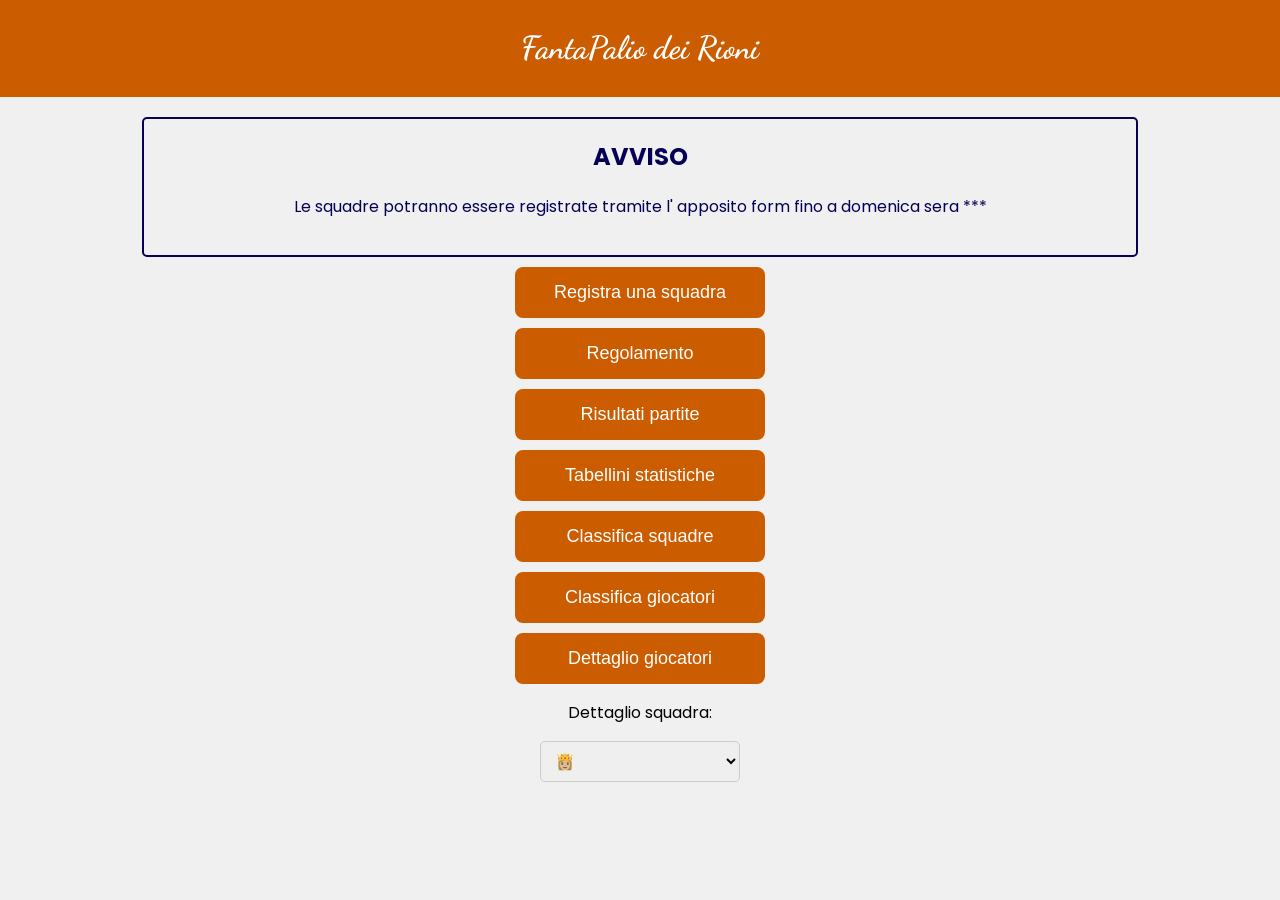
<file: index.html>
<!DOCTYPE html>
<html lang="it">
<head>
    <meta charset="UTF-8">
    <meta http-equiv="X-UA-Compatible" content="IE=edge">
    <meta name="viewport" content="width=device-width, initial-scale=1.0">
    <link rel="preconnect" href="https://fonts.googleapis.com">
    <link rel="preconnect" href="https://fonts.gstatic.com" crossorigin>
    <link href="https://fonts.googleapis.com/css2?family=Dancing+Script&family=Poppins:wght@300&display=swap" rel="stylesheet">
    <link href="style.css" rel="stylesheet">
    <link rel="icon" href="fantapalio_icon.png">
    <title>FantaPalio dei Rioni</title>
</head>
<body>
    <header>
        <h1>FantaPalio dei Rioni</h1>
    </header>
    <main>
        <div class="avviso">
            <!--<p>Spazio per avvisi</p>-->
            <h2>AVVISO</h2>
            <p>Le squadre potranno essere registrate tramite l' apposito form fino a domenica sera ***</p>
        </div>
        <div class="button-container">
            <a href="registration/registration.html"><button class="rectangle-button">Registra una squadra</button></a>
            <a href="rules/rules.html"><button class="rectangle-button">Regolamento</button></a>
            <!-- <a href="boxscores/boxscores.html"><button class="rectangle-button">Tabellini statistiche</button></a> -->
            <a href="game_results/game_results.html"><button class="rectangle-button">Risultati partite</button></a>
            <a href="boxscores_tab/boxscores_tab.html"><button class="rectangle-button">Tabellini statistiche</button></a>
            <a href="team_rankings_div/team_rankings.html"><button class="rectangle-button">Classifica squadre</button></a>
            <a href="player_rankings_div/player_rankings.html"><button class="rectangle-button">Classifica giocatori</button></a>
            <a href="player_detail/player_detail.html"><button class="rectangle-button">Dettaglio giocatori</button></a>
        </div>
        <p>Dettaglio squadra:</p>
        <select id="teamDetails" class="dropdown">
            <!-- Le opzioni verranno caricate da JavaScript -->
        </select>
        <div id="teamCardsContainer1" class="team-cards-container1">
            <!-- Le schede verranno aggiunte dinamicamente con JavaScript -->
        </div>
    </main>
    <script type="module" src="data.js"></script>
    <script type="module" src="script.js"></script>
</body>
</html>
</file>
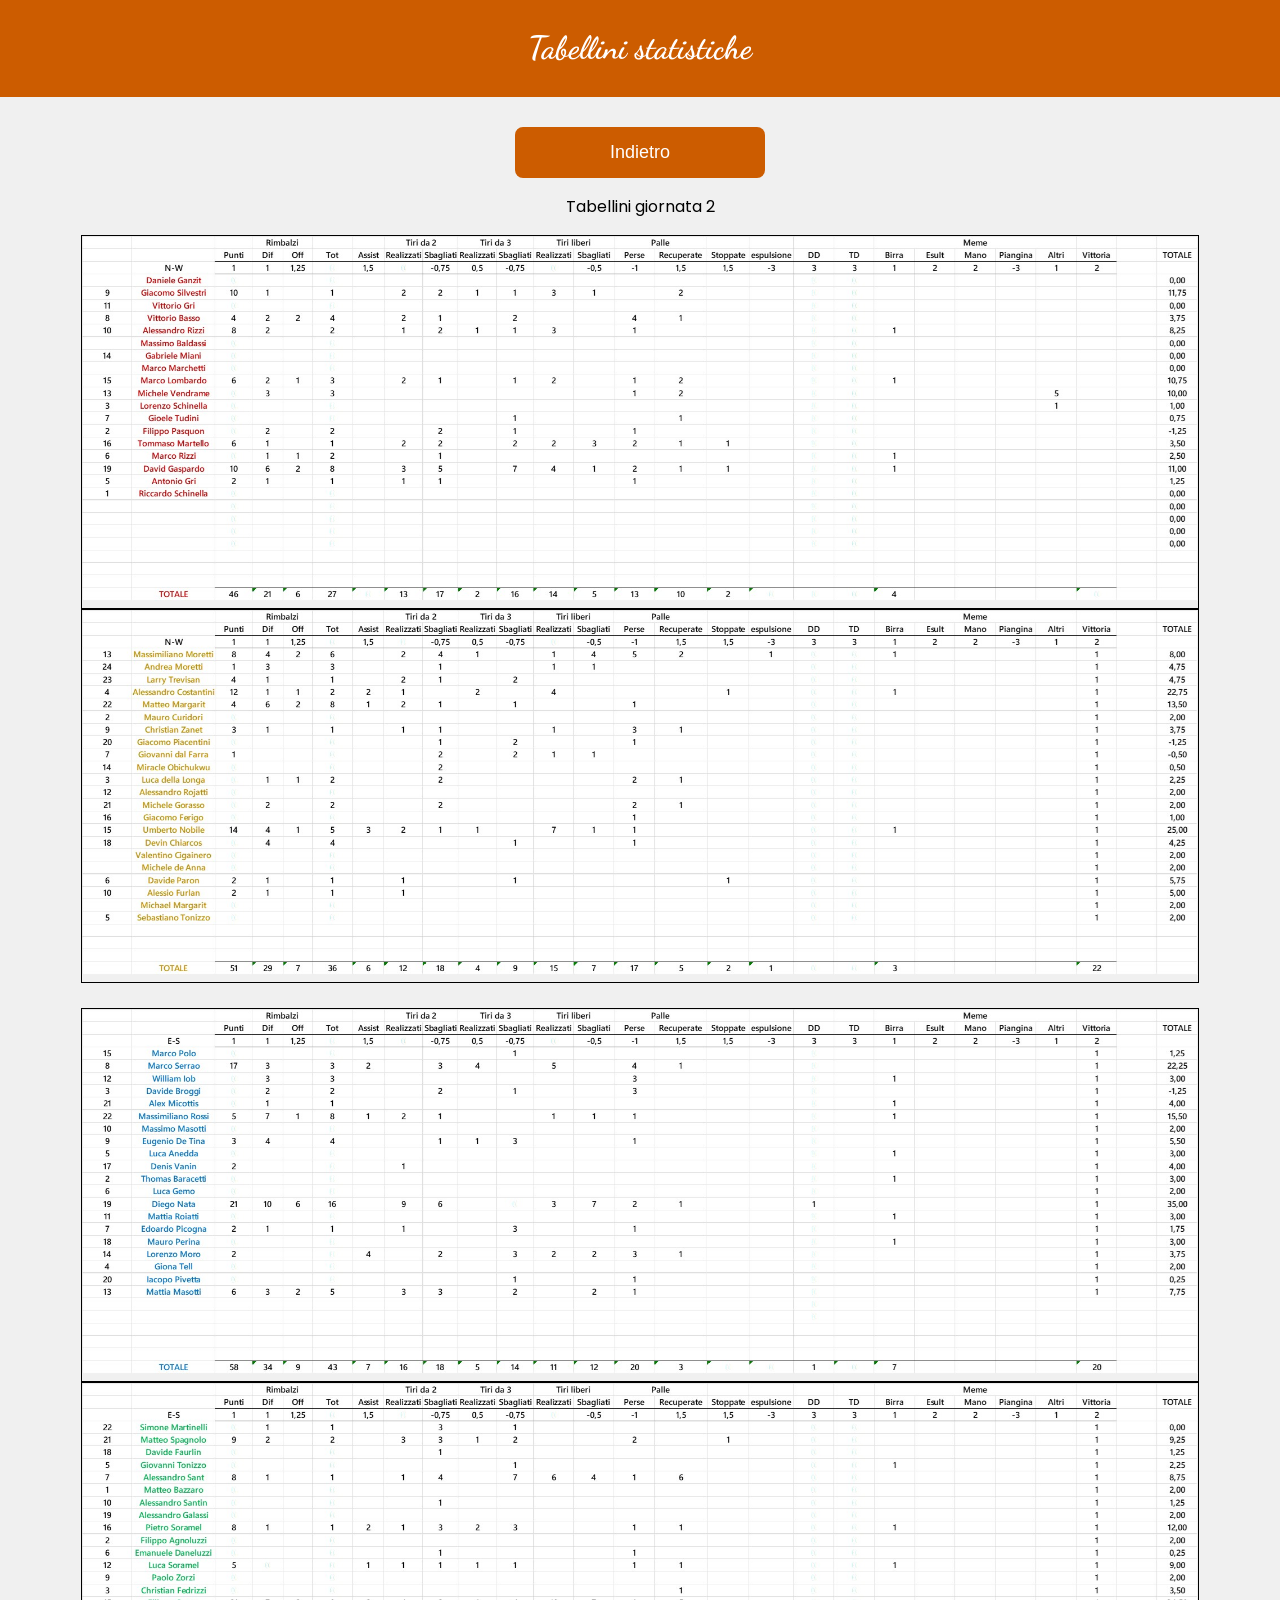
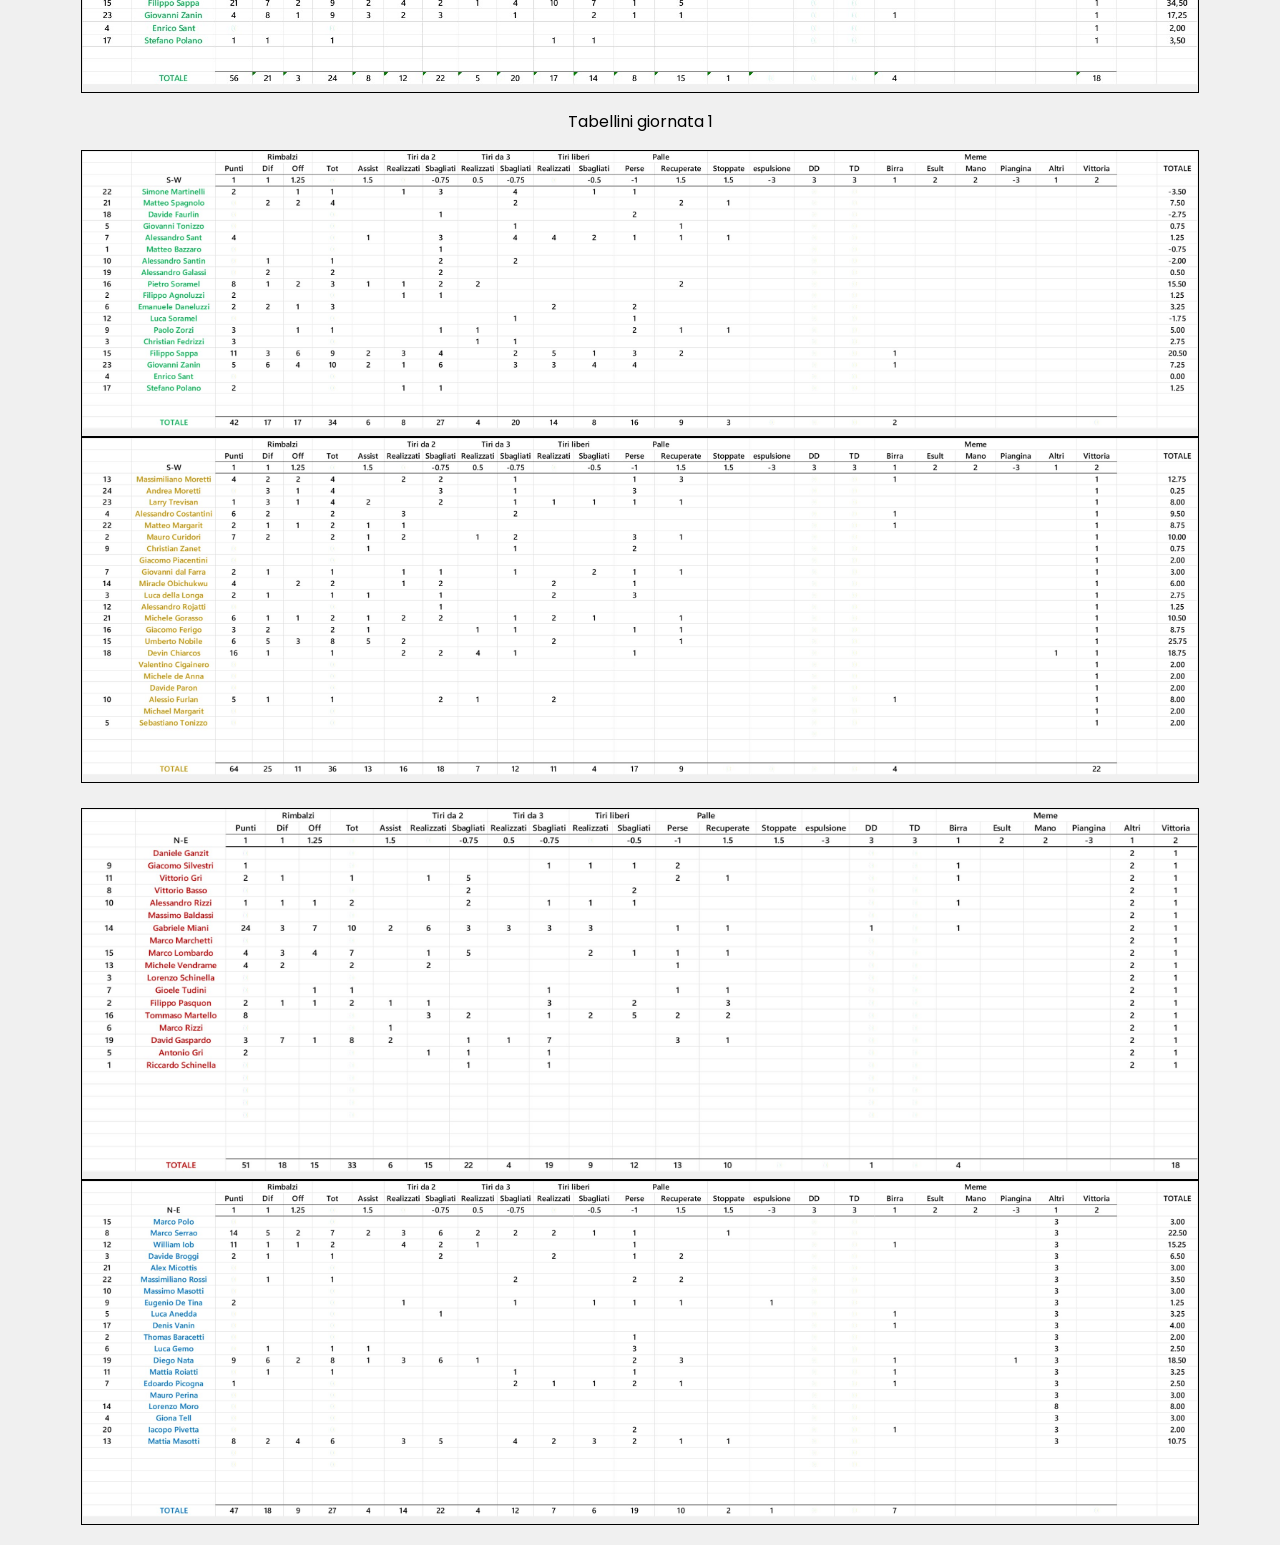
<file: boxscores/boxscores.html>
<!DOCTYPE html>
<html lang="it">
<head>
    <meta charset="UTF-8">
    <meta http-equiv="X-UA-Compatible" content="IE=edge">
    <meta name="viewport" content="width=device-width, initial-scale=1.0">
    <link rel="preconnect" href="https://fonts.googleapis.com">
    <link rel="preconnect" href="https://fonts.gstatic.com" crossorigin>
    <link href="https://fonts.googleapis.com/css2?family=Dancing+Script&family=Poppins:wght@300&display=swap" rel="stylesheet">
    <title>Tabellini statistiche</title>
    <link rel="stylesheet" href="../style.css">
    <link rel="icon" href="../fantapalio_icon.png">
</head>
<body>
    <header>
        <h1>Tabellini statistiche</h1>
    </header>
    <main>
        <div class="button-container">
            <a href="../index.html"><button class="rectangle-button">Indietro</button></a>
        </div>
        
        
        <style>
            .container {
                /* Controlla le dimensioni del container */
                width: 90%; /* Esempio: impostato al 50% della larghezza del contenitore genitore */
                border: 1px solid black; /* Solo per visualizzazione */
                margin: auto;
            }
        
            .container img {
                /* Controlla le dimensioni dell'immagine all'interno del container */
                max-width: 100%; /* Assicura che l'immagine non superi mai la larghezza del container */
                height: auto; /* Mantiene l'aspetto proporzionato quando la larghezza è ridotta */
            }
        </style>
        <p>Tabellini giornata 2</p>
        <div class="container">
            <img src="images/boxscoreNG2.jpg" alt="boxscore west G2">
        </div>
        <div class="container">
            <img src="images/boxscoreWG2.jpg" alt="boxscore west G2">
        </div>
        <br>
        <div class="container">
            <img src="images/boxscoreEG2.jpg" alt="boxscore west G2">
        </div>
        <div class="container">
            <img src="images/boxscoreSG2.jpg" alt="boxscore west G2">
        </div>
        
        
        <p>Tabellini giornata 1</p>
        <div class="container">
            <img src="images/boxscoreSG1.jpg" alt="boxscore west G1">
        </div>
        <div class="container">
            <img src="images/boxscoreWG1.jpg" alt="boxscore west G1">
        </div>
        <br>
        <div class="container">
            <img src="images/boxscoreNG1.jpg" alt="boxscore west G1">
        </div>
        <div class="container">
            <img src="images/boxscoreEG1.jpg" alt="boxscore west G1">
        </div>

        
    </main>
    <!--
    <footer>
        <p>Creato da [Il Tuo Nome]</p>
    </footer>
    -->
    <script src="boxscores.js"></script>
</body>
</html>
</file>
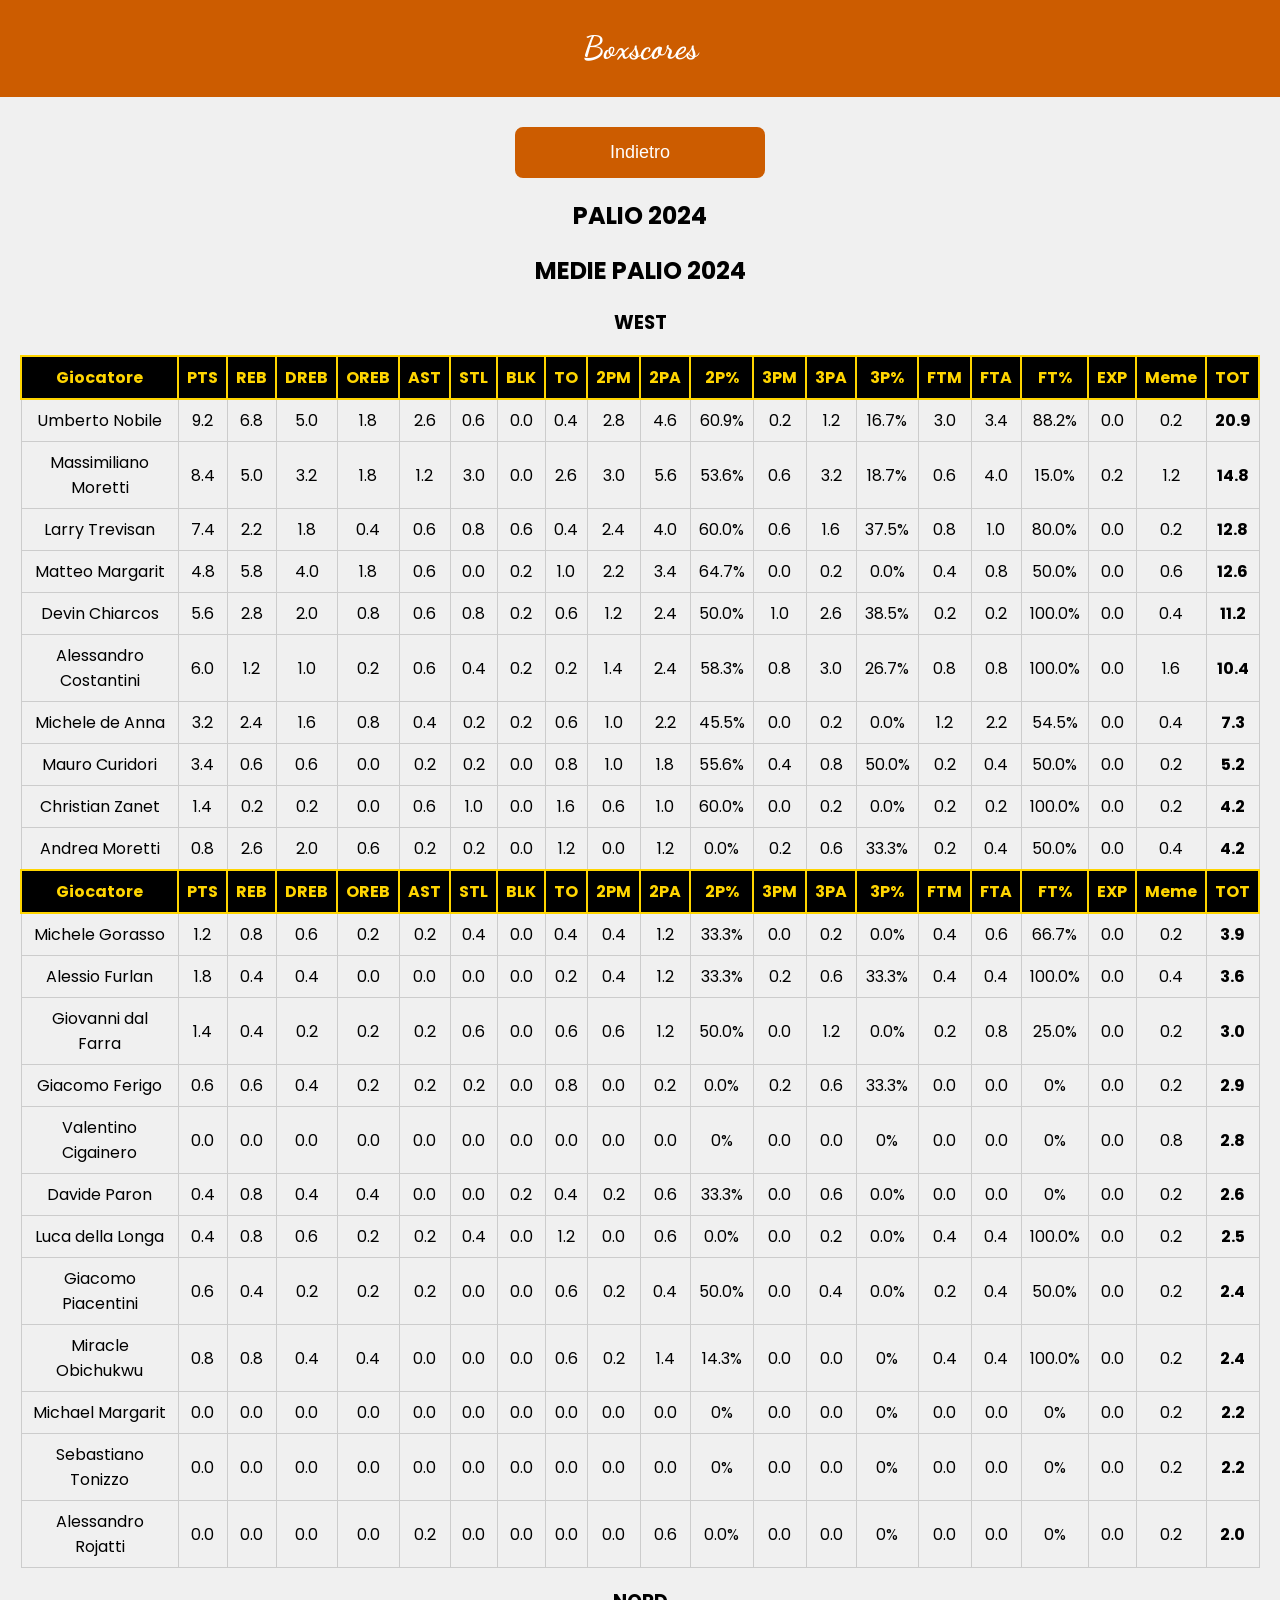
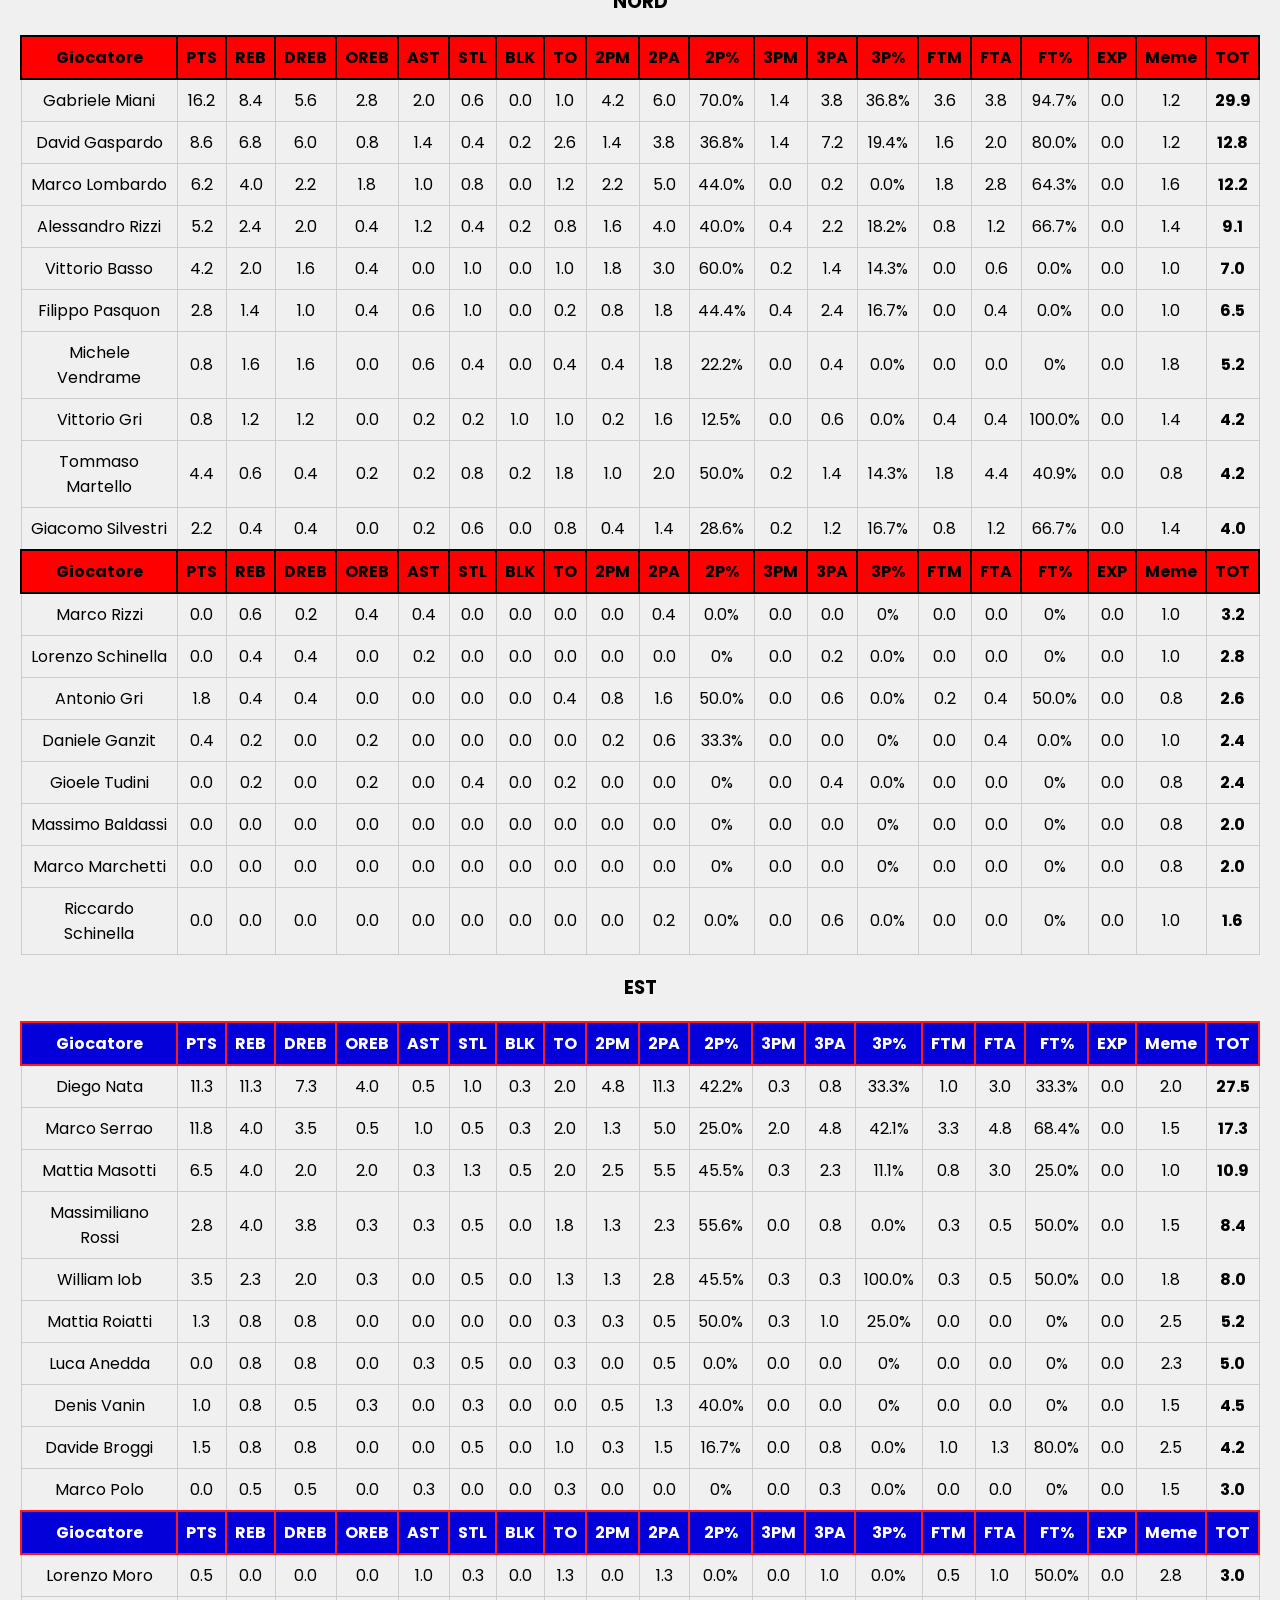
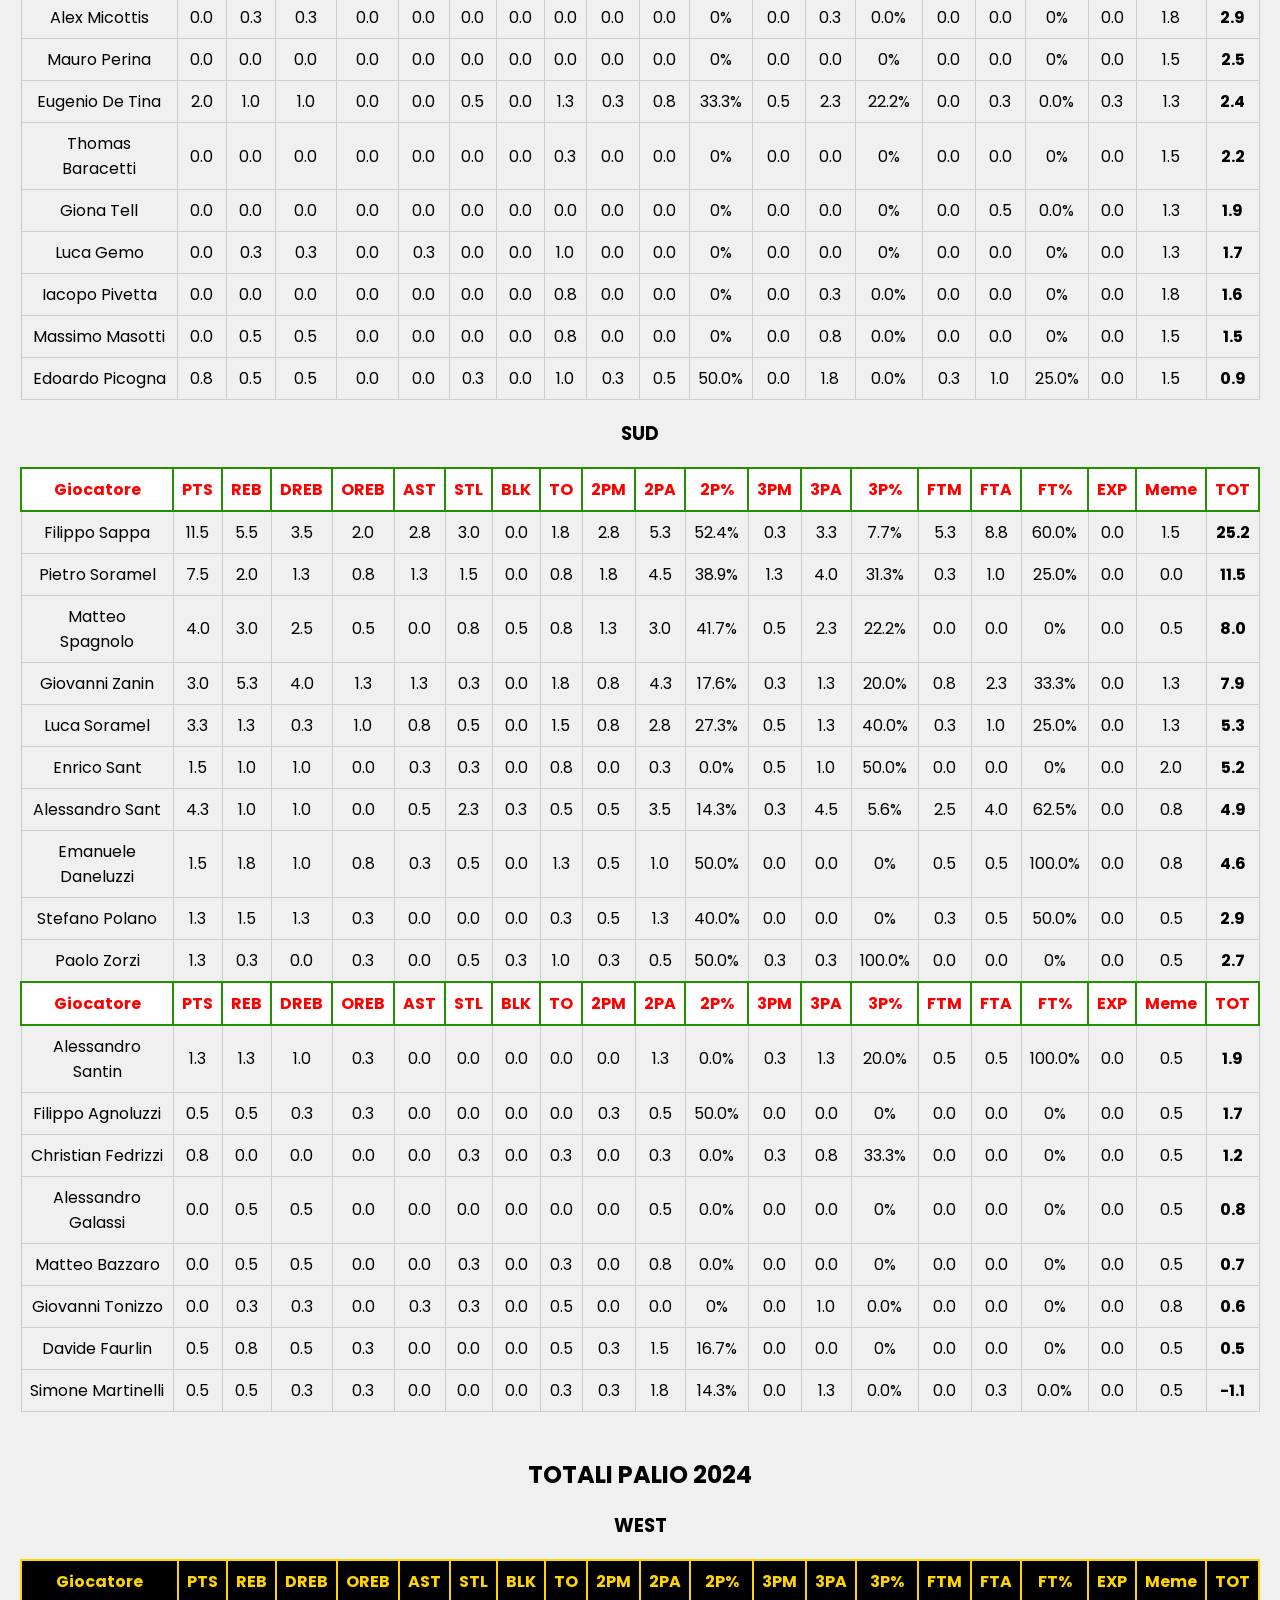
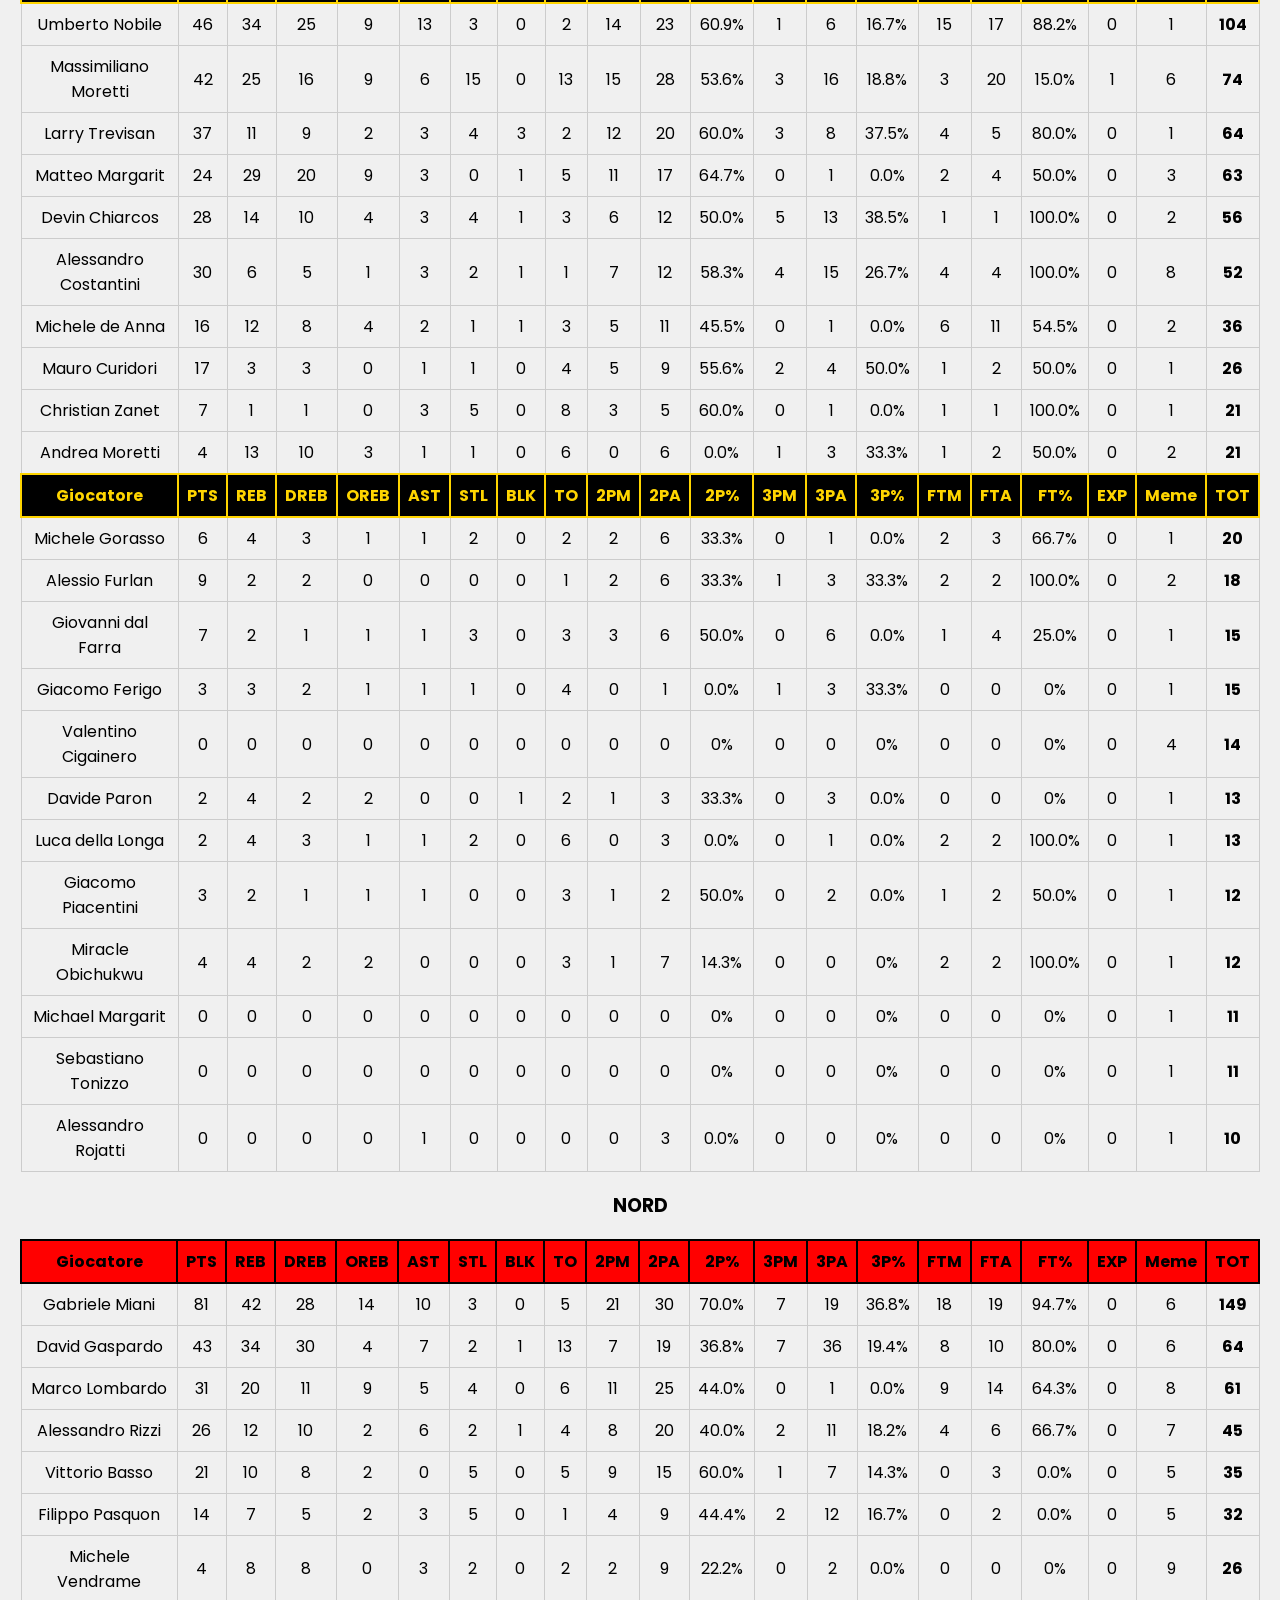
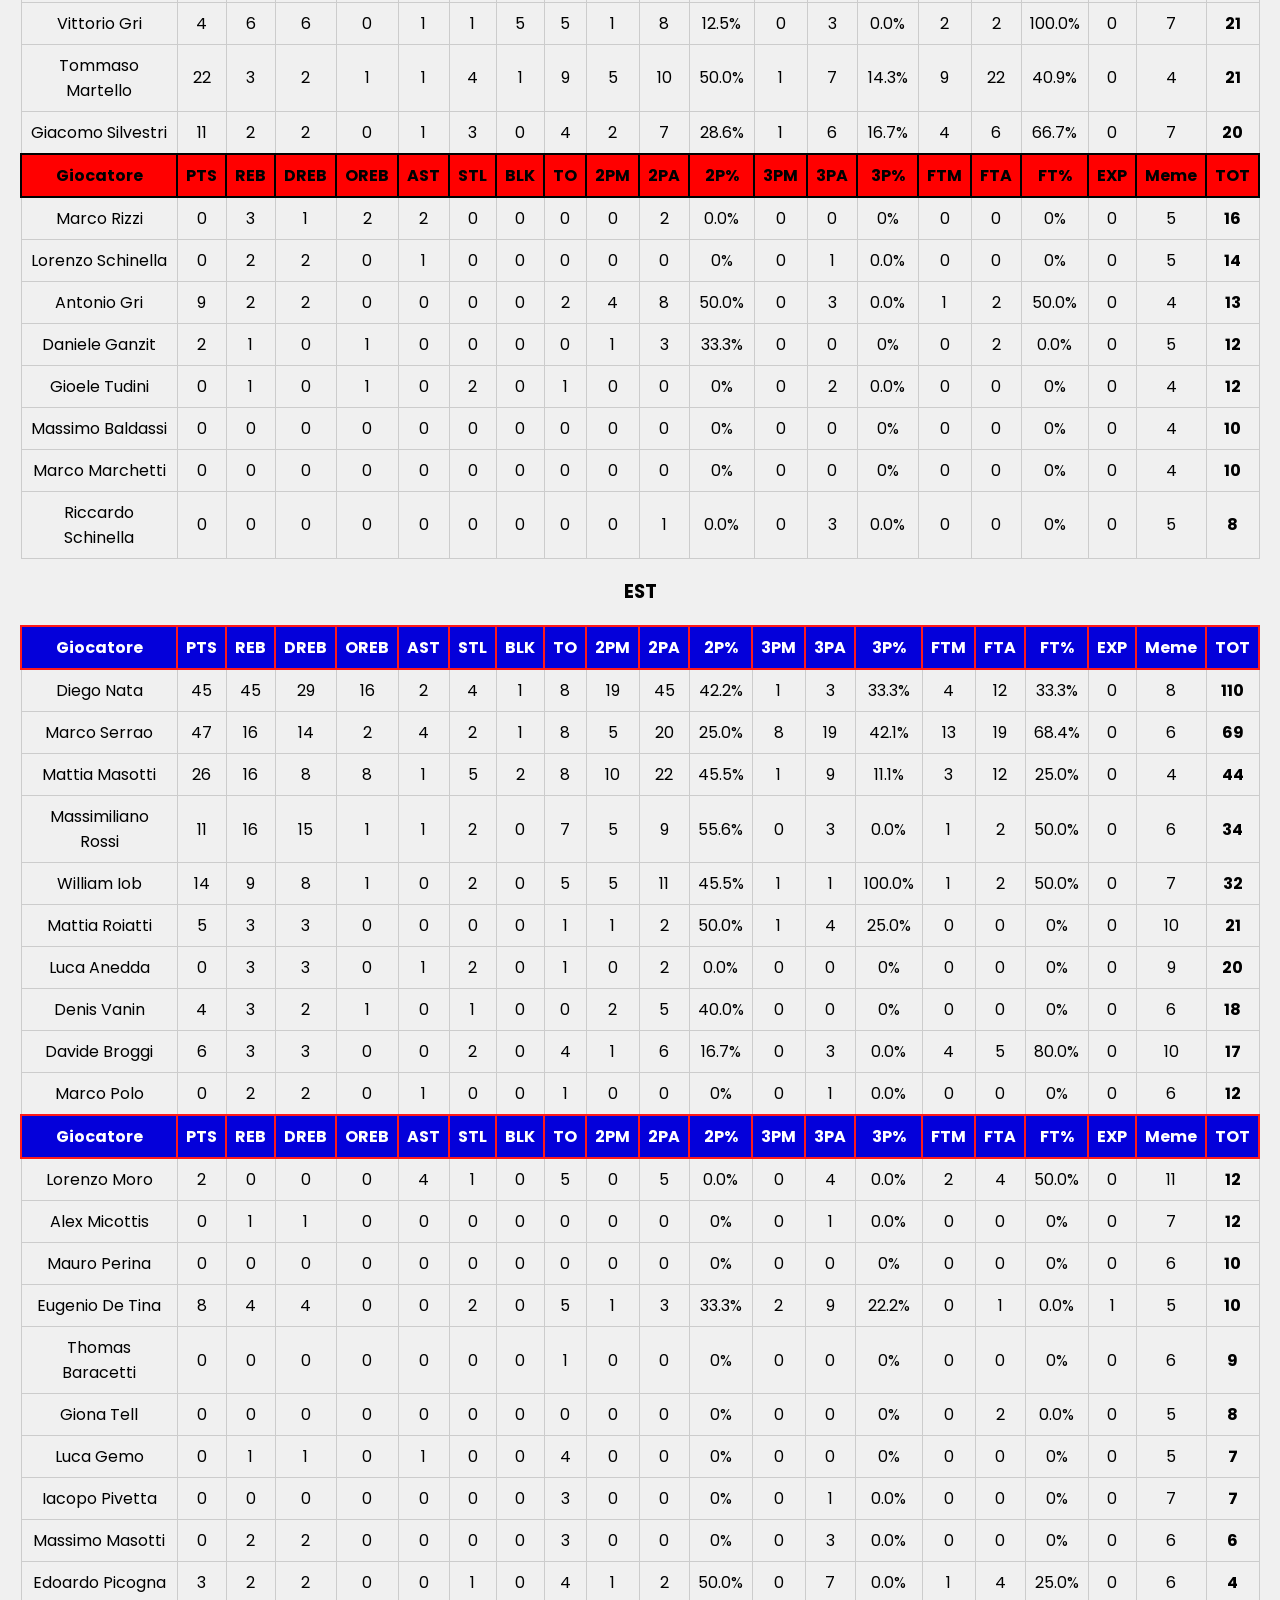
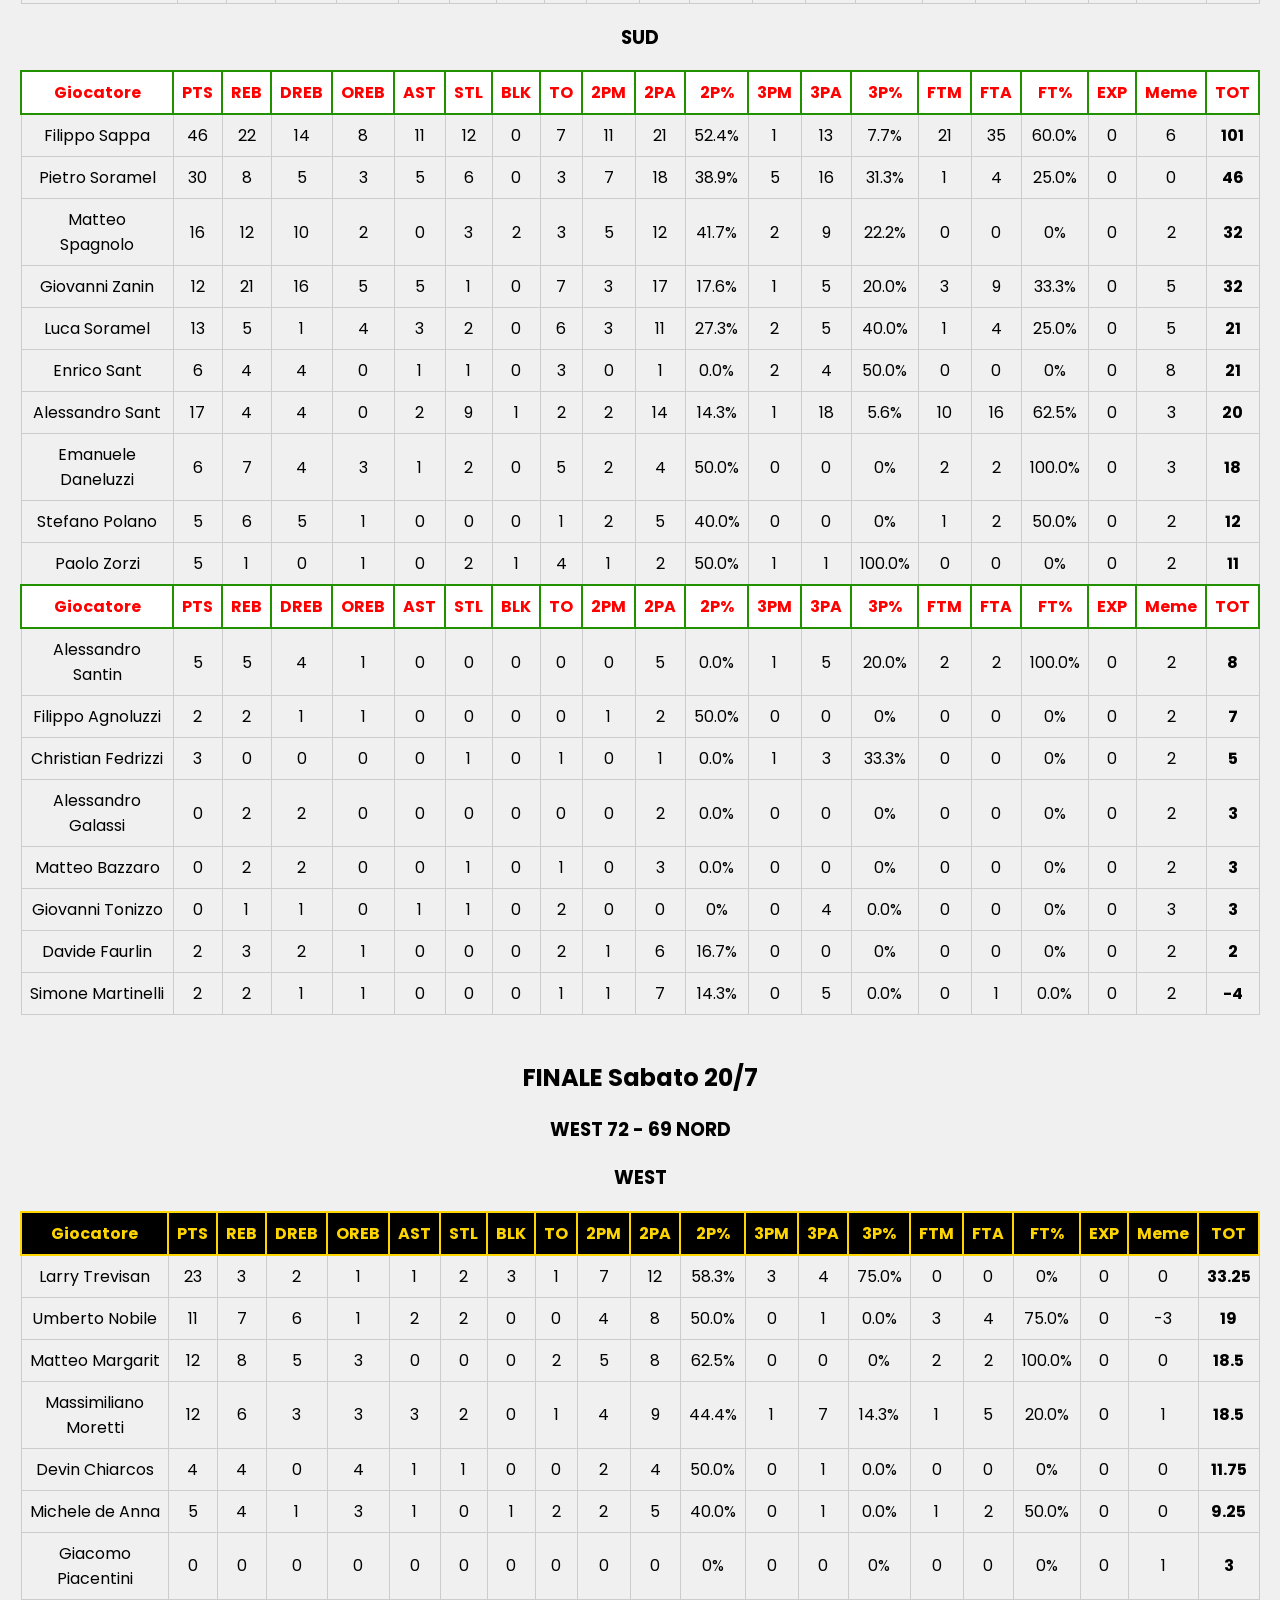
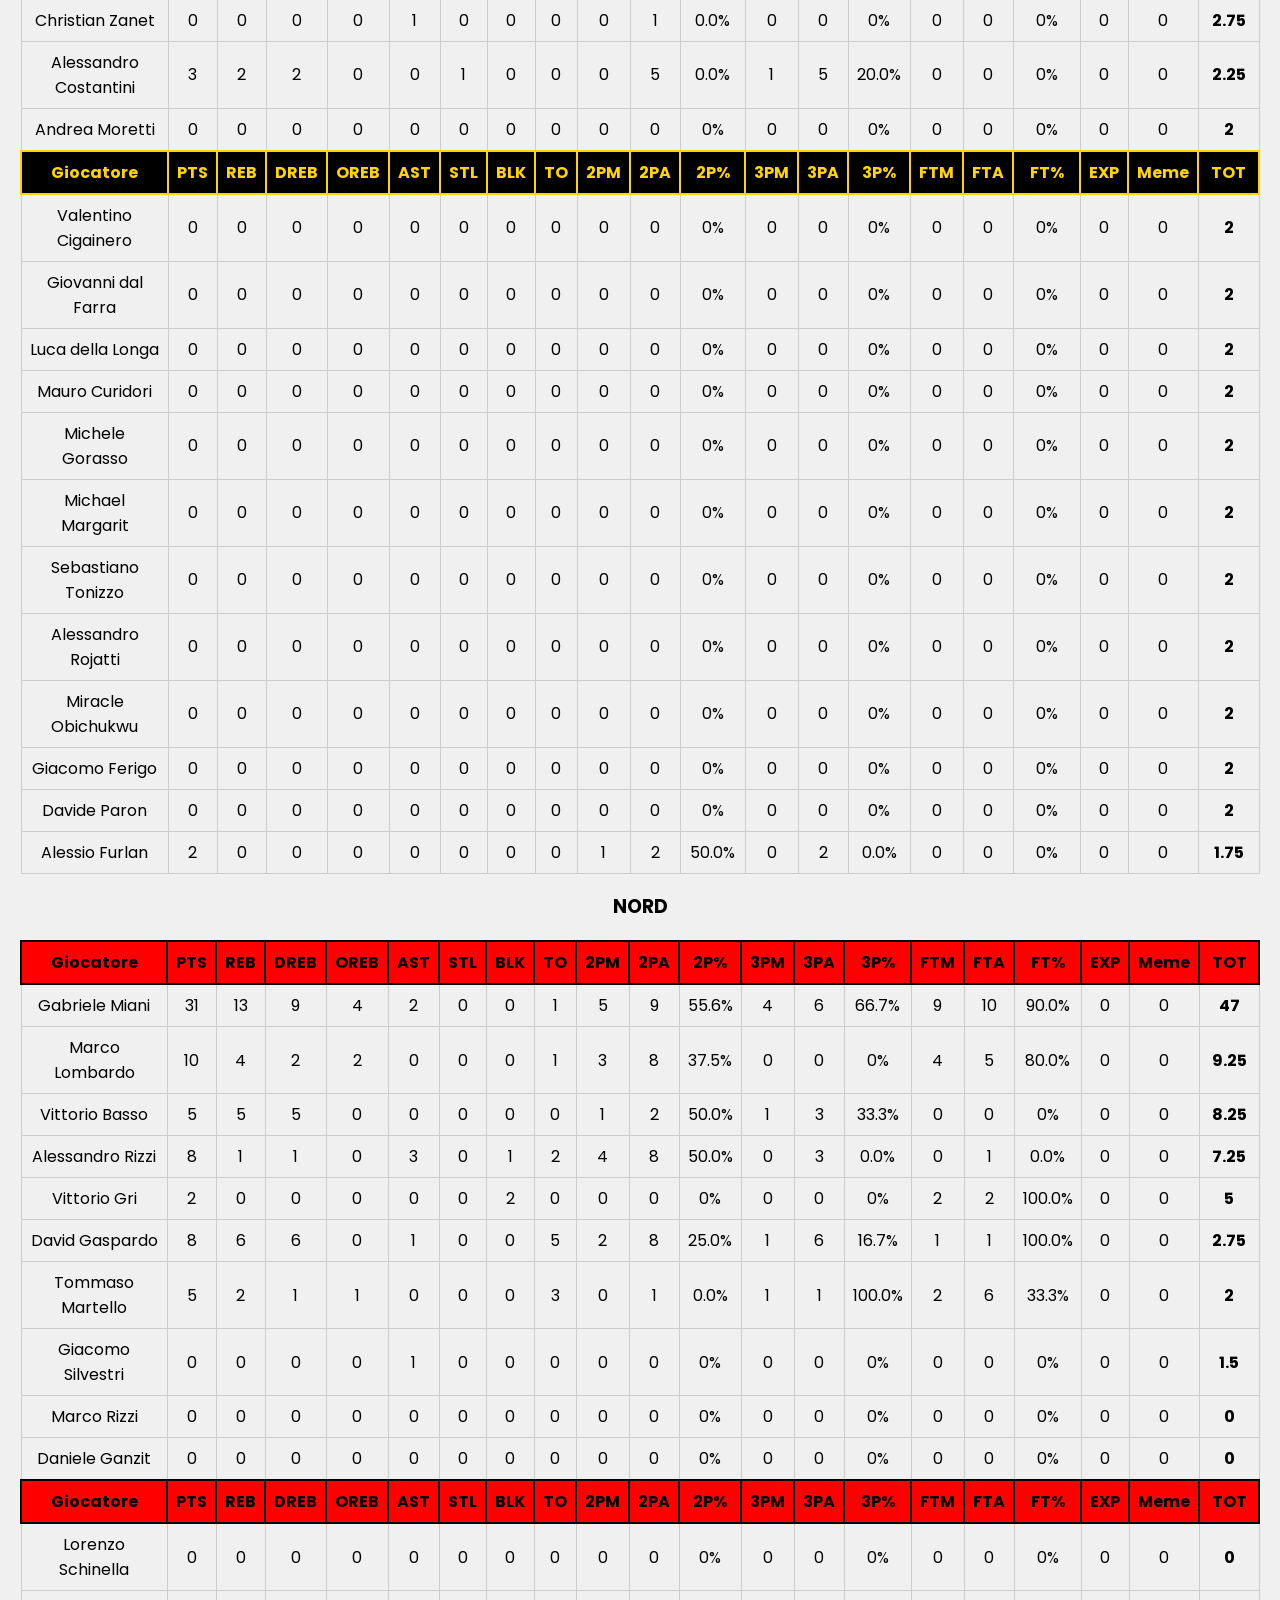
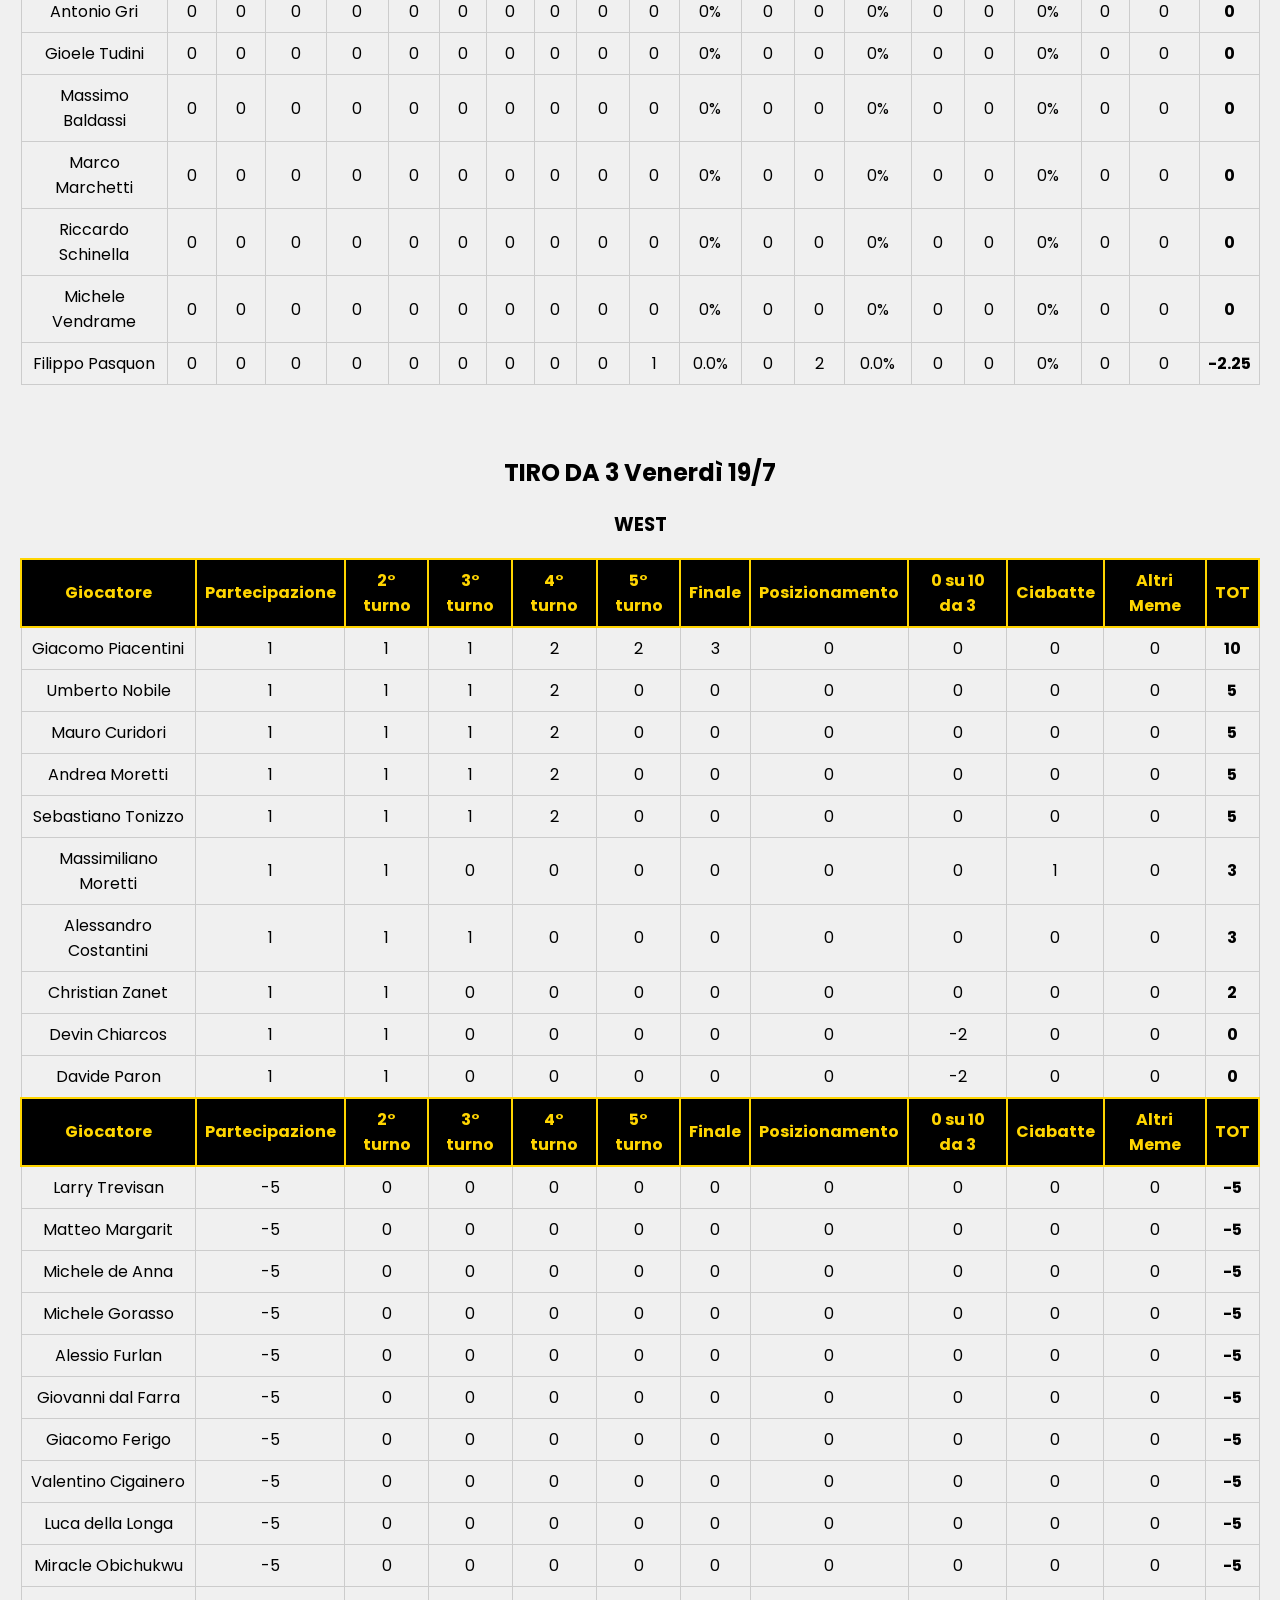
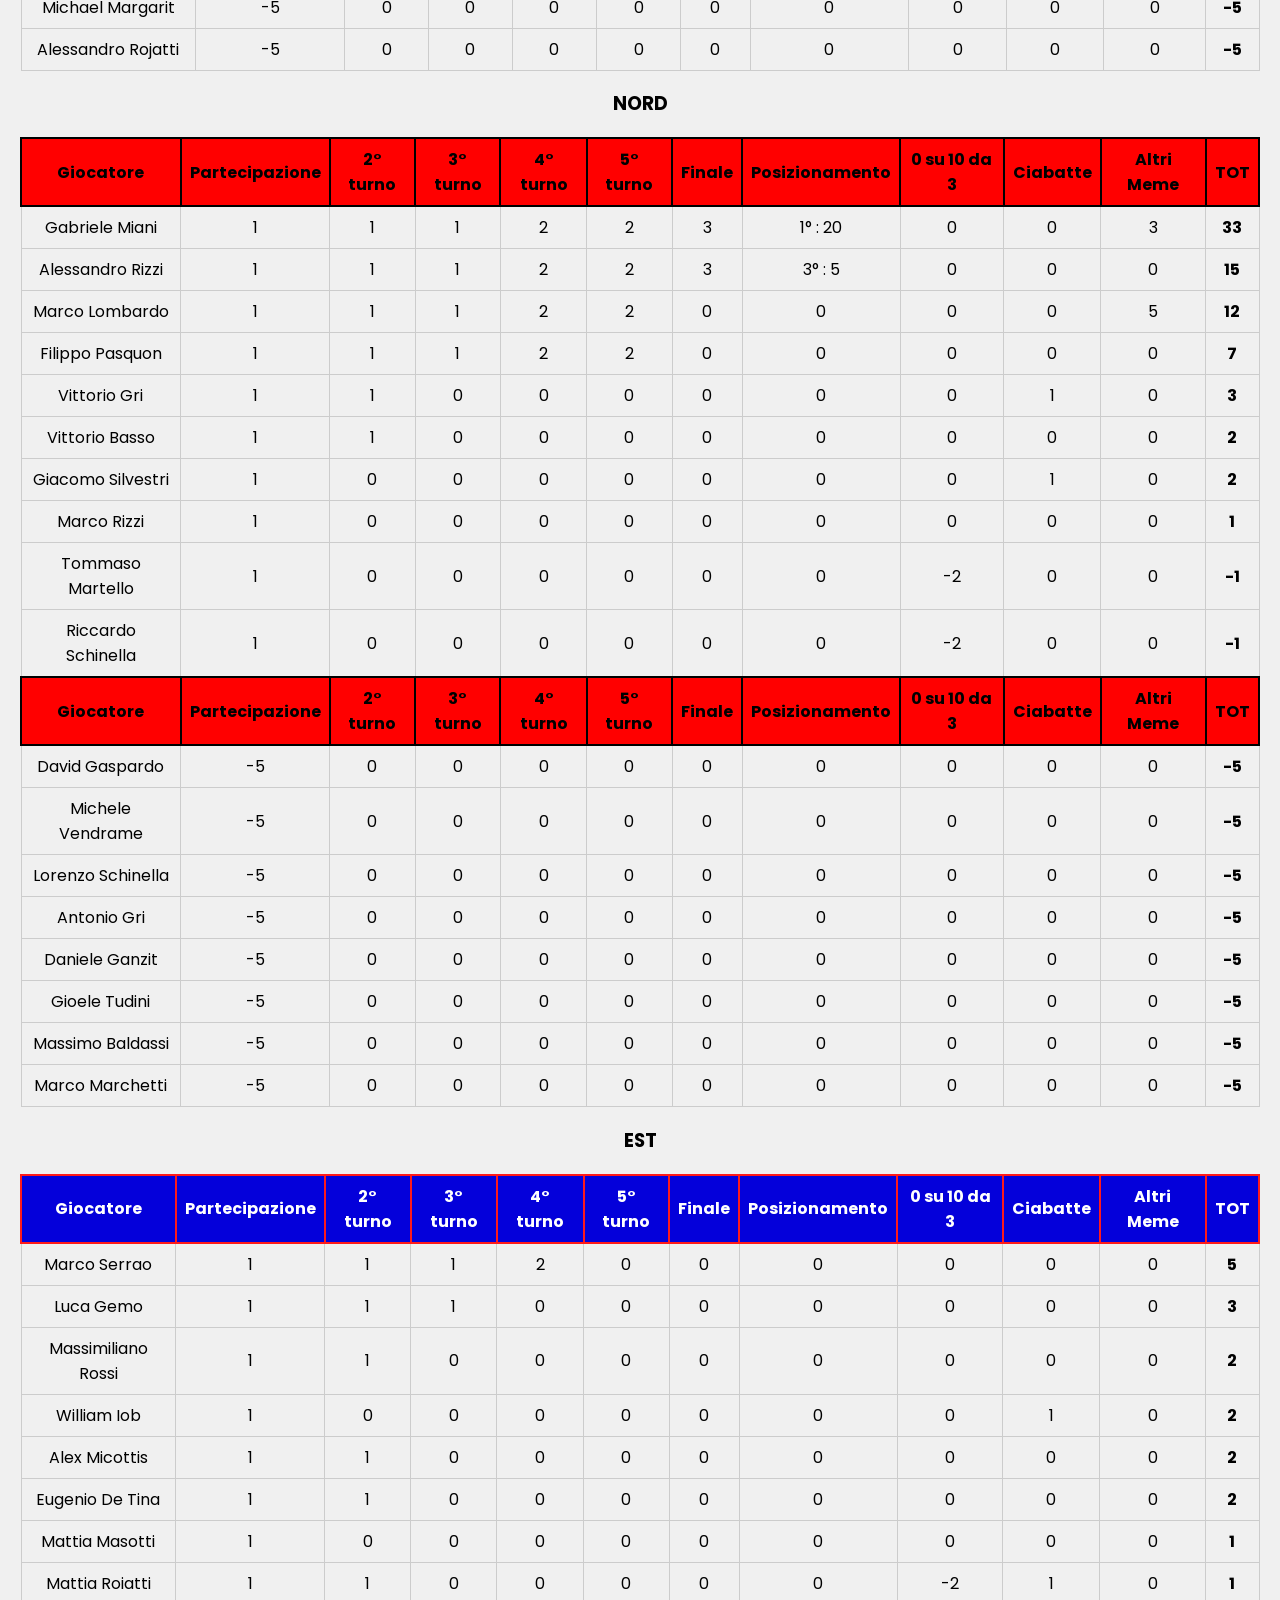
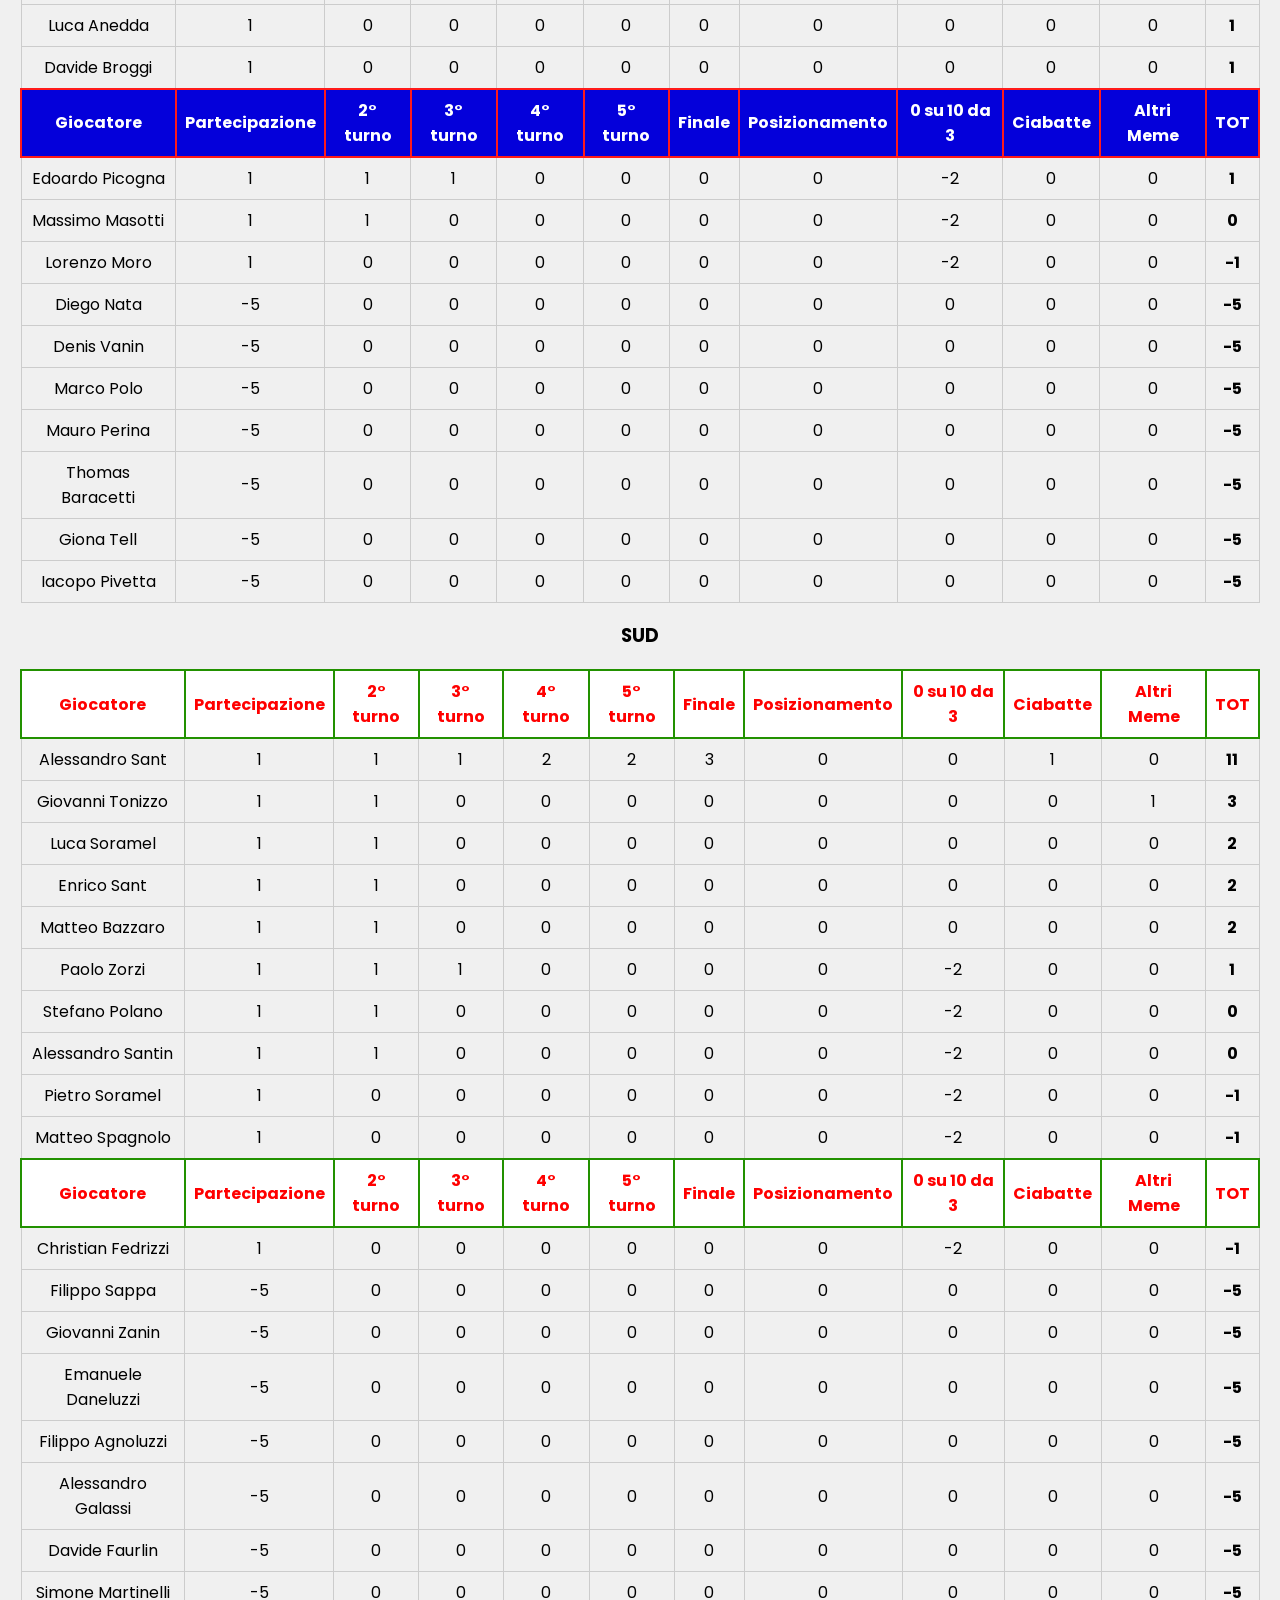
<file: boxscores_tab/boxscores_tab.html>
<!DOCTYPE html>
<html lang="it">
<head>
    <meta charset="UTF-8">
    <meta http-equiv="X-UA-Compatible" content="IE=edge">
    <meta name="viewport" content="width=device-width, initial-scale=1.0">
    <link rel="preconnect" href="https://fonts.googleapis.com">
    <link rel="preconnect" href="https://fonts.gstatic.com" crossorigin>
    <link href="https://fonts.googleapis.com/css2?family=Dancing+Script&family=Poppins:wght@300&display=swap" rel="stylesheet">
    <title>Boxscores</title>
    <link rel="icon" href="../fantapalio_icon.png">
    <link rel="stylesheet" href="../style.css">
</head>
<body>
    <header>
        <h1>Boxscores</h1>
    </header>
    <main>
        <div class="button-container">
            <a href="../index.html"><button class="rectangle-button">Indietro</button></a>
        </div>

        <h2><strong>PALIO 2024</strong></h2>
        <h2>MEDIE PALIO 2024</h2>
        <h3>WEST</h3>
        <div class="table-responsive">
            <table id="tableWEST" class="boxscore-tableWEST">
                
                <tbody id="tableBodyAvgWEST">
                    <!-- Le righe verranno aggiunte dinamicamente con JavaScript -->
                </tbody>
            </table>
        </div>
        <h3>NORD</h3>
        <div class="table-responsive">
            <table id="tableNORD" class="boxscore-tableNORD">
                
                <tbody id="tableBodyAvgNORD">
                    <!-- Le righe verranno aggiunte dinamicamente con JavaScript -->
                </tbody>
            </table>
        </div>
        <h3>EST</h3>
        <div class="table-responsive">
            <table id="tableEST" class="boxscore-tableEST">
                
                <tbody id="tableBodyAvgEST">
                    <!-- Le righe verranno aggiunte dinamicamente con JavaScript -->
                </tbody>
            </table>
        </div>
        <h3>SUD</h3>
        <div class="table-responsive">
            <table id="tableSUD" class="boxscore-tableSUD">
                
                <tbody id="tableBodyAvgSUD">
                    <!-- Le righe verranno aggiunte dinamicamente con JavaScript -->
                </tbody>
            </table>
        </div>
        <br>
        <h2>TOTALI PALIO 2024</h2>
        <h3>WEST</h3>
        <div class="table-responsive">
            <table id="tableWEST" class="boxscore-tableWEST">
                
                <tbody id="tableBodyTotalsWEST">
                    <!-- Le righe verranno aggiunte dinamicamente con JavaScript -->
                </tbody>
            </table>
        </div>
        <h3>NORD</h3>
        <div class="table-responsive">
            <table id="tableNORD" class="boxscore-tableNORD">
                
                <tbody id="tableBodyTotalsNORD">
                    <!-- Le righe verranno aggiunte dinamicamente con JavaScript -->
                </tbody>
            </table>
        </div>
        <h3>EST</h3>
        <div class="table-responsive">
            <table id="tableEST" class="boxscore-tableEST">
                
                <tbody id="tableBodyTotalsEST">
                    <!-- Le righe verranno aggiunte dinamicamente con JavaScript -->
                </tbody>
            </table>
        </div>
        <h3>SUD</h3>
        <div class="table-responsive">
            <table id="tableSUD" class="boxscore-tableSUD">
                
                <tbody id="tableBodyTotalsSUD">
                    <!-- Le righe verranno aggiunte dinamicamente con JavaScript -->
                </tbody>
            </table>
        </div>
        <br>


        <h2>FINALE Sabato 20/7</h2>
        <h3>WEST 72 - 69 NORD</h3>
        <h3>WEST</h3>
        <div class="table-responsive">
            <table id="tableWEST" class="boxscore-tableWEST">
                
                <tbody id="tableBodyFinalWEST">
                    <!-- Le righe verranno aggiunte dinamicamente con JavaScript -->
                </tbody>
            </table>
        </div>
        <h3>NORD</h3>
        <div class="table-responsive">
            <table id="tableNORD" class="boxscore-tableNORD">
                <tbody id="tableBodyFinalNORD">
                    <!-- Le righe verranno aggiunte dinamicamente con JavaScript -->
                </tbody>
            </table>
        </div>
        <br>
        <br>


        <h2>TIRO DA 3 Venerdì 19/7</h2>
        <h3>WEST</h3>
        <div class="table-responsive">
            <table id="tableWEST" class="boxscore-tableWEST">
                
                <tbody id="tableBodytd3WEST">
                    <!-- Le righe verranno aggiunte dinamicamente con JavaScript -->
                </tbody>
            </table>
        </div>
        <h3>NORD</h3>
        <div class="table-responsive">
            <table id="tableNORD" class="boxscore-tableNORD">
                
                <tbody id="tableBodytd3NORD">
                    <!-- Le righe verranno aggiunte dinamicamente con JavaScript -->
                </tbody>
            </table>
        </div>
        <h3>EST</h3>
        <div class="table-responsive">
            <table id="tableEST" class="boxscore-tableEST">
                
                <tbody id="tableBodytd3EST">
                    <!-- Le righe verranno aggiunte dinamicamente con JavaScript -->
                </tbody>
            </table>
        </div>
        <h3>SUD</h3>
        <div class="table-responsive">
            <table id="tableSUD" class="boxscore-tableSUD">
                
                <tbody id="tableBodytd3SUD">
                    <!-- Le righe verranno aggiunte dinamicamente con JavaScript -->
                </tbody>
            </table>
        </div>
        <br>

        <h2>SEMIFINALI Giovedì 18/7</h2>

        <h3>WEST 44 - 36 SUD</h3>
        <h3>WEST</h3>
        <div class="table-responsive">
            <table id="tableWEST" class="boxscore-tableWEST">
                
                <tbody id="tableBodySemiWEST">
                    <!-- Le righe verranno aggiunte dinamicamente con JavaScript -->
                </tbody>
            </table>
        </div>
        <h3>SUD</h3>
        <div class="table-responsive">
            <table id="tableSUD" class="boxscore-tableSUD">
                <tbody id="tableBodySemiSUD">
                    <!-- Le righe verranno aggiunte dinamicamente con JavaScript -->
                </tbody>
            </table>
        </div>
        <br>
        <h3>NORD 52 - 32 EST</h3>
        <h3>NORD</h3>
        <div class="table-responsive">
            <table id="tableNORD" class="boxscore-tableNORD">
                
                <tbody id="tableBodySemiNORD">
                    <!-- Le righe verranno aggiunte dinamicamente con JavaScript -->
                </tbody>
            </table>
        </div>
        <h3>EST</h3>
        <div class="table-responsive">
            <table id="tableEST" class="boxscore-tableEST">
                
                <tbody id="tableBodySemiEST">
                    <!-- Le righe verranno aggiunte dinamicamente con JavaScript -->
                </tbody>
            </table>
        </div>
        <br><br>
        <h2>G3 Mercoledì 17/7</h2>

        <h3>NORD 50 - 36 SUD</h3>
        <h3>NORD</h3>
        <div class="table-responsive">
            <table id="tableNORD" class="boxscore-tableNORD">
                
                <tbody id="tableBodyG3NORD">
                    <!-- Le righe verranno aggiunte dinamicamente con JavaScript -->
                </tbody>
            </table>
        </div>
        <h3>SUD</h3>
        <div class="table-responsive">
            <table id="tableSUD" class="boxscore-tableSUD">
                <tbody id="tableBodyG3SUD">
                    <!-- Le righe verranno aggiunte dinamicamente con JavaScript -->
                </tbody>
            </table>
        </div>
        <br>
        <h3>WEST 56 - 34 EST</h3>
        <h3>WEST</h3>
        <div class="table-responsive">
            <table id="tableWEST" class="boxscore-tableWEST">
                
                <tbody id="tableBodyG3WEST">
                    <!-- Le righe verranno aggiunte dinamicamente con JavaScript -->
                </tbody>
            </table>
        </div>
        <h3>EST</h3>
        <div class="table-responsive">
            <table id="tableEST" class="boxscore-tableEST">
                
                <tbody id="tableBodyG3EST">
                    <!-- Le righe verranno aggiunte dinamicamente con JavaScript -->
                </tbody>
            </table>
        </div>
        <br><br>
        <h2>G2 Lunedì 15/7</h2>

        <h3>NORD 46 - 51 WEST</h3>
        <h3>NORD</h3>
        <div class="table-responsive">
            <table id="tableNORD" class="boxscore-tableNORD">
                
                <tbody id="tableBodyG2NORD">
                    <!-- Le righe verranno aggiunte dinamicamente con JavaScript -->
                </tbody>
            </table>
        </div>
        <h3>WEST</h3>
        <div class="table-responsive">
            <table id="tableWEST" class="boxscore-tableWEST">
                <tbody id="tableBodyG2WEST">
                    <!-- Le righe verranno aggiunte dinamicamente con JavaScript -->
                </tbody>
            </table>
        </div>
        <br>
        <h3>EST 58 - 56 SUD</h3>
        <h3>EST</h3>
        <div class="table-responsive">
            <table id="tableEST" class="boxscore-tableEST">
                
                <tbody id="tableBodyG2EST">
                    <!-- Le righe verranno aggiunte dinamicamente con JavaScript -->
                </tbody>
            </table>
        </div>
        <h3>SUD</h3>
        <div class="table-responsive">
            <table id="tableSUD" class="boxscore-tableSUD">
                
                <tbody id="tableBodyG2SUD">
                    <!-- Le righe verranno aggiunte dinamicamente con JavaScript -->
                </tbody>
            </table>
        </div>
        <br><br>
        

        

       
        <h2>G1 Domenica 14/7</h2>

        <h3>SUD 42 - 64 WEST</h3>
        <h3>SUD</h3>
        <div class="table-responsive">
            <table id="tableSUD" class="boxscore-tableSUD">
                
                <tbody id="tableBodyG1SUD">
                    <!-- Le righe verranno aggiunte dinamicamente con JavaScript -->
                </tbody>
            </table>
        </div>
        <h3>WEST</h3>
        <div class="table-responsive">
            <table id="tableWEST" class="boxscore-tableWEST">
                <tbody id="tableBodyG1WEST">
                    <!-- Le righe verranno aggiunte dinamicamente con JavaScript -->
                </tbody>
            </table>
        </div>
        <br>
        <h3>NORD 51 - 47 EST</h3>
        <h3>NORD</h3>
        <div class="table-responsive">
            <table id="tableNORD" class="boxscore-tableNORD">
                
                <tbody id="tableBodyG1NORD">
                    <!-- Le righe verranno aggiunte dinamicamente con JavaScript -->
                </tbody>
            </table>
        </div>
        <h3>EST</h3>
        <div class="table-responsive">
            <table id="tableEST" class="boxscore-tableEST">
                
                <tbody id="tableBodyG1EST">
                    <!-- Le righe verranno aggiunte dinamicamente con JavaScript -->
                </tbody>
            </table>
        </div>

        
        
        

       

        <!-- Altre tabelle per gli altri team EST, SUD, e WEST -->
        <!-- Puoi copiare e incollare il codice della tabella e modificare l'id e l'header come necessario -->

    </main>

    <!-- Importa il file JavaScript per gestire i boxscores -->
    <script type="module" src="boxscores_tab.js"></script>
</body>
</html>
</file>
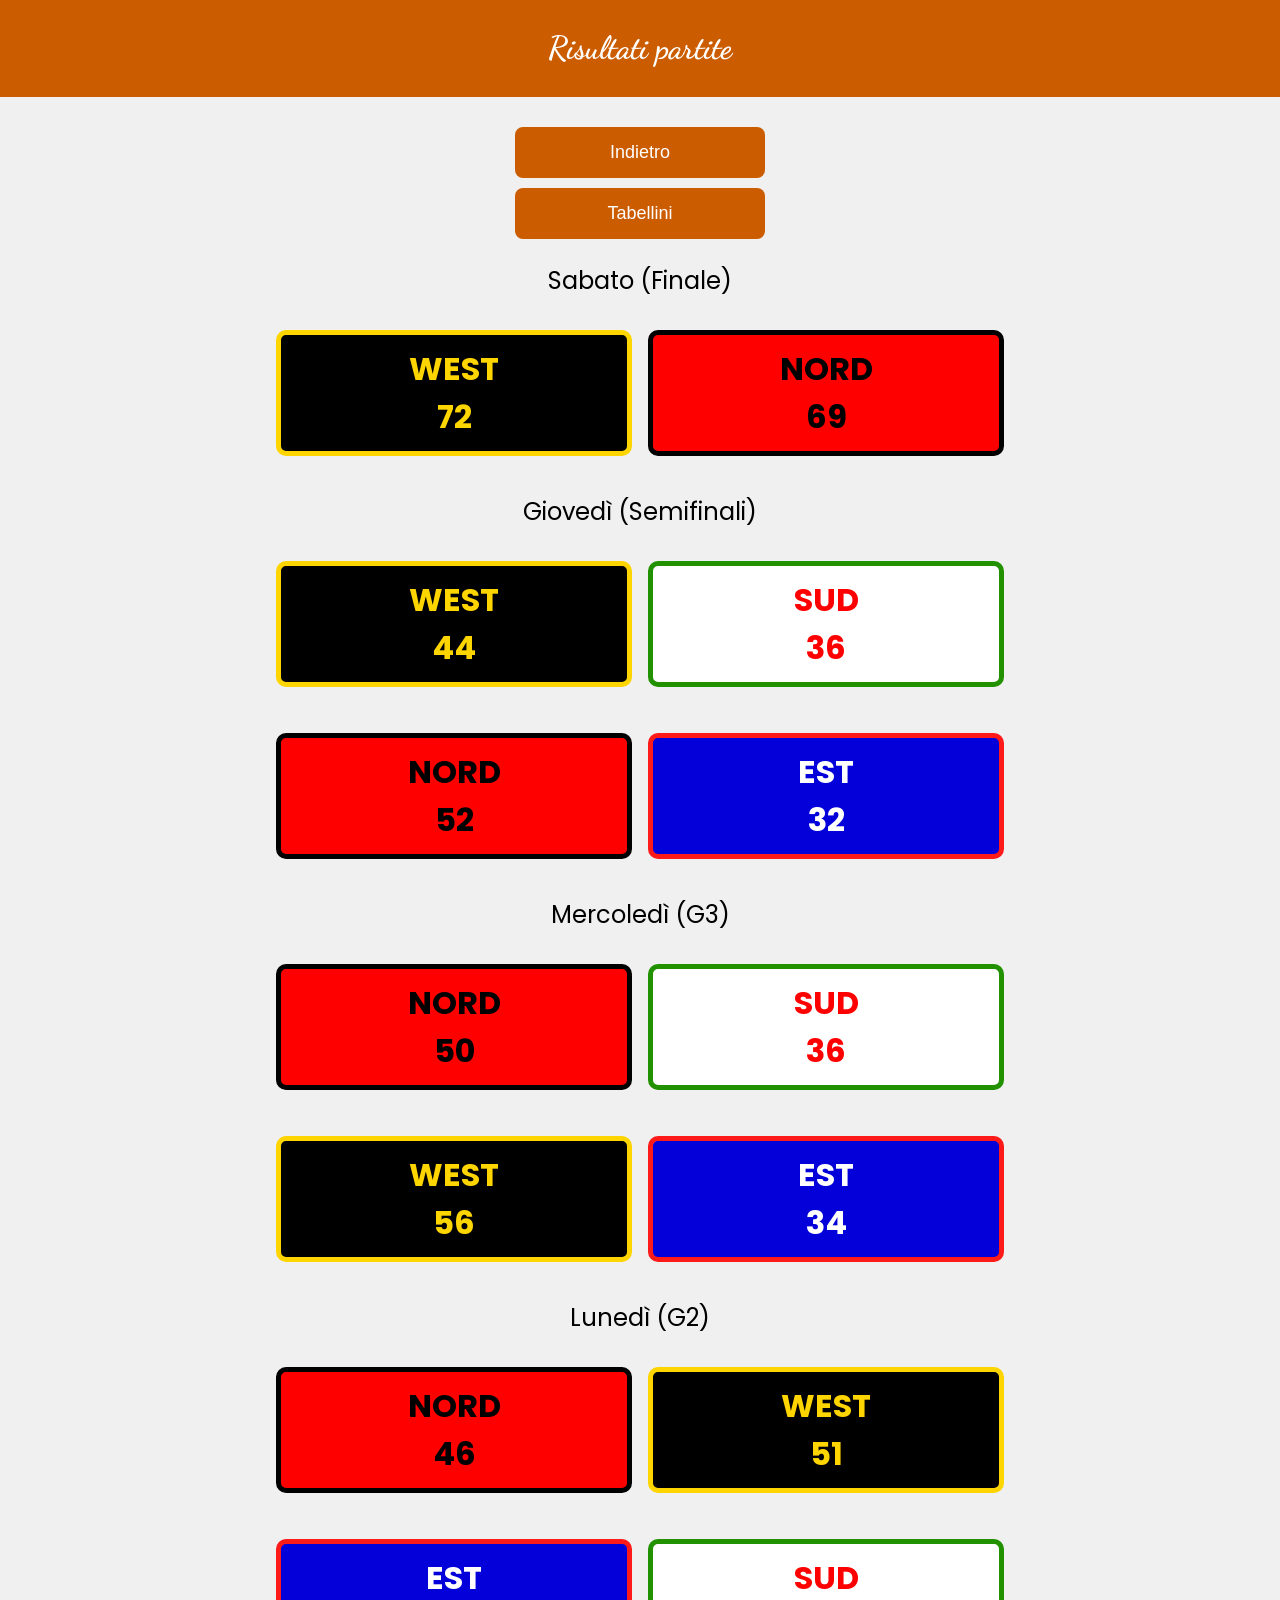
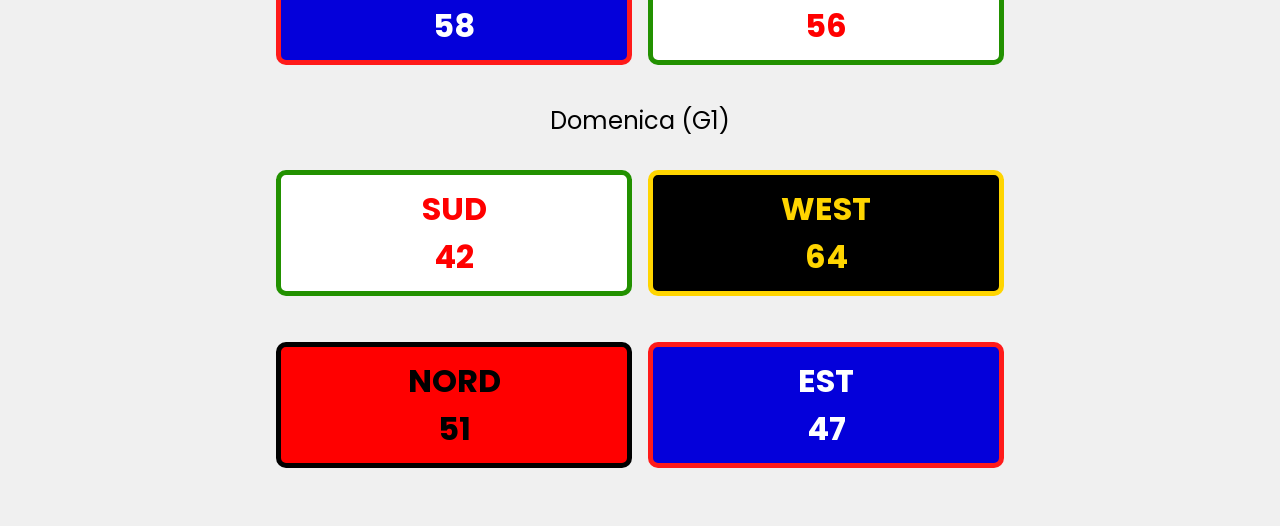
<file: game_results/game_results.html>
<!DOCTYPE html>
<html lang="it">
<head>
    <meta charset="UTF-8">
    <meta http-equiv="X-UA-Compatible" content="IE=edge">
    <meta name="viewport" content="width=device-width, initial-scale=1.0">
    <link rel="preconnect" href="https://fonts.googleapis.com">
    <link rel="preconnect" href="https://fonts.gstatic.com" crossorigin>
    <link href="https://fonts.googleapis.com/css2?family=Dancing+Script&family=Poppins:wght@300&display=swap" rel="stylesheet">
    <title>Risultati partite</title>
    <link rel="icon" href="../fantapalio_icon.png">
    <link rel="stylesheet" href="../style.css">
</head>
<body>
    <header>
        <h1>Risultati partite</h1>
    </header>
    <main>
        
        <div class="button-container">
            <a href="../index.html"><button class="rectangle-button">Indietro</button></a>
        </div>
        
        
        <div class="button-container">
            <a href="../boxscores_tab/boxscores_tab.html"><button class="rectangle-button">Tabellini</button></a>
        </div>

        <p class = "gameday">Sabato (Finale)</p>
        <div class="gamescore">
            <div class="score_west">WEST<br>72</div><div class="score_nord">NORD<br>69</div>
        </div>


        <p class = "gameday">Giovedì (Semifinali)</p>
        <div class="gamescore">
            <div class="score_west">WEST<br>44</div><div class="score_sud">SUD<br>36</div>
        </div>
        <div class="gamescore">
            <div class="score_nord">NORD<br>52</div><div class="score_est">EST<br>32</div>
        </div>


        <p class = "gameday">Mercoledì (G3)</p>
        <div class="gamescore">
            <div class="score_nord">NORD<br>50</div><div class="score_sud">SUD<br>36</div>
        </div>
        <div class="gamescore">
            <div class="score_west">WEST<br>56</div><div class="score_est">EST<br>34</div>
        </div>


        <p class = "gameday">Lunedì (G2)</p>
        <div class="gamescore">
            <div class="score_nord">NORD<br>46</div><div class="score_west">WEST<br>51</div>
        </div>
        <div class="gamescore">
            <div class="score_est">EST<br>58</div><div class="score_sud">SUD<br>56</div>
        </div>

        <p class = "gameday">Domenica (G1)</p>
        <div class="gamescore">
            <div class="score_sud">SUD<br>42</div><div class="score_west">WEST<br>64</div>
        </div>
        <div class="gamescore">
            <div class="score_nord">NORD<br>51</div><div class="score_est">EST<br>47</div>
        </div>

        
        
    </main>
    <!--
    <footer>
        <p>Creato da [Il Tuo Nome]</p>
    </footer>
    -->
    
</body>
</html>
</file>
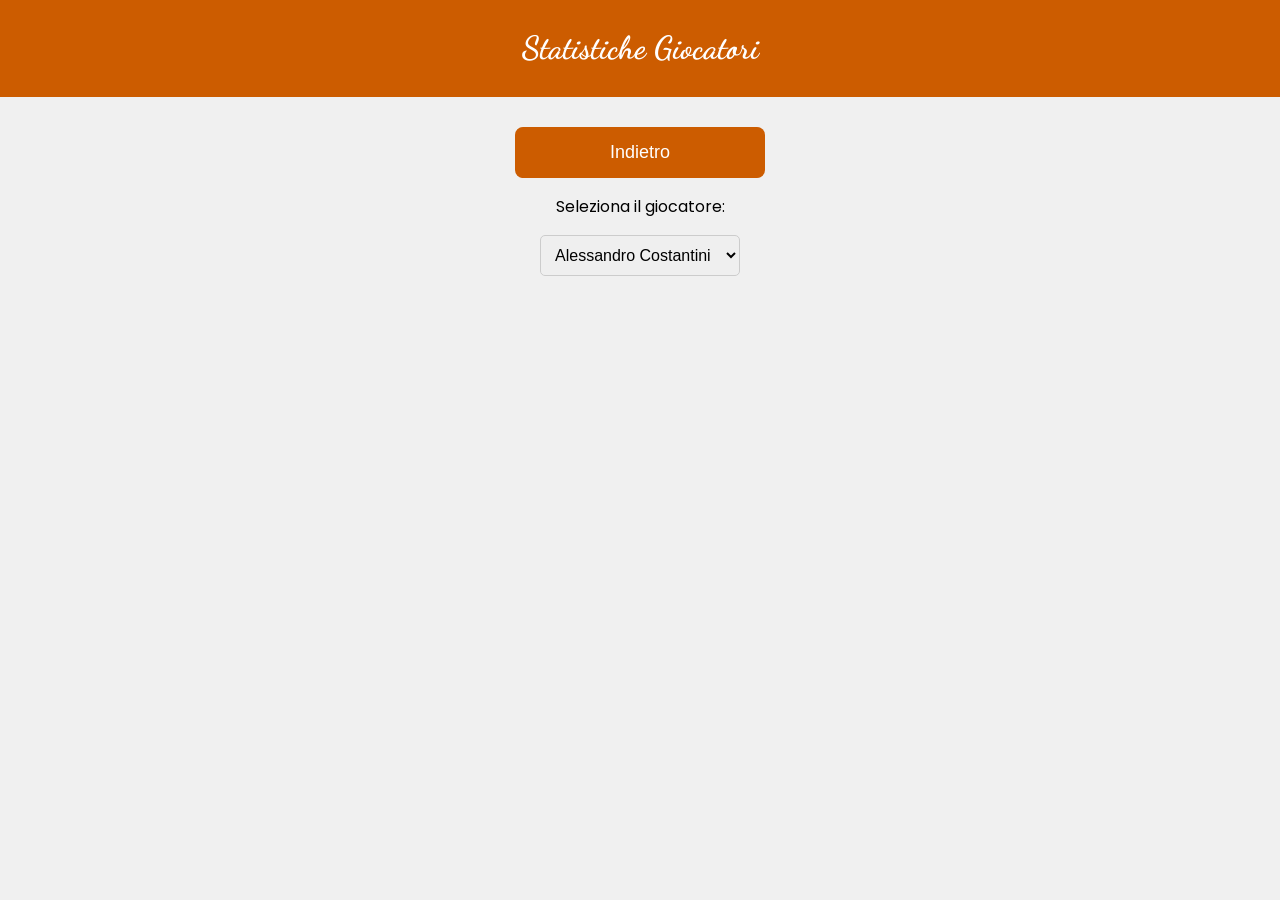
<file: player_detail/player_detail.html>
<!DOCTYPE html>
<html lang="it">
<head>
    <meta charset="UTF-8">
    <meta http-equiv="X-UA-Compatible" content="IE=edge">
    <meta name="viewport" content="width=device-width, initial-scale=1.0">
    <link rel="preconnect" href="https://fonts.googleapis.com">
    <link rel="preconnect" href="https://fonts.gstatic.com" crossorigin>
    <link href="https://fonts.googleapis.com/css2?family=Dancing+Script&family=Poppins:wght@300&display=swap" rel="stylesheet">
    <link href="../style.css" rel="stylesheet">
    <link rel="icon" href="../fantapalio_icon.png">
    <title>Statistiche Giocatori</title>
</head>
<body>
    <header>
        <h1>Statistiche Giocatori</h1>
    </header>
    <main>
        <div class="button-container">
            <a href="../index.html"><button class="rectangle-button">Indietro</button></a>
        </div>
        <p>Seleziona il giocatore:</p>
        <select id="playerDetails" class="dropdown">
            <!-- Le opzioni verranno caricate da JavaScript -->
        </select>
        <div id="playerStatsContainer" class="player-stats-container">
            <!-- Le schede verranno aggiunte dinamicamente con JavaScript -->
        </div>
    </main>
    <script type="module" src="player_detail.js"></script>
</body>
</html>
</file>
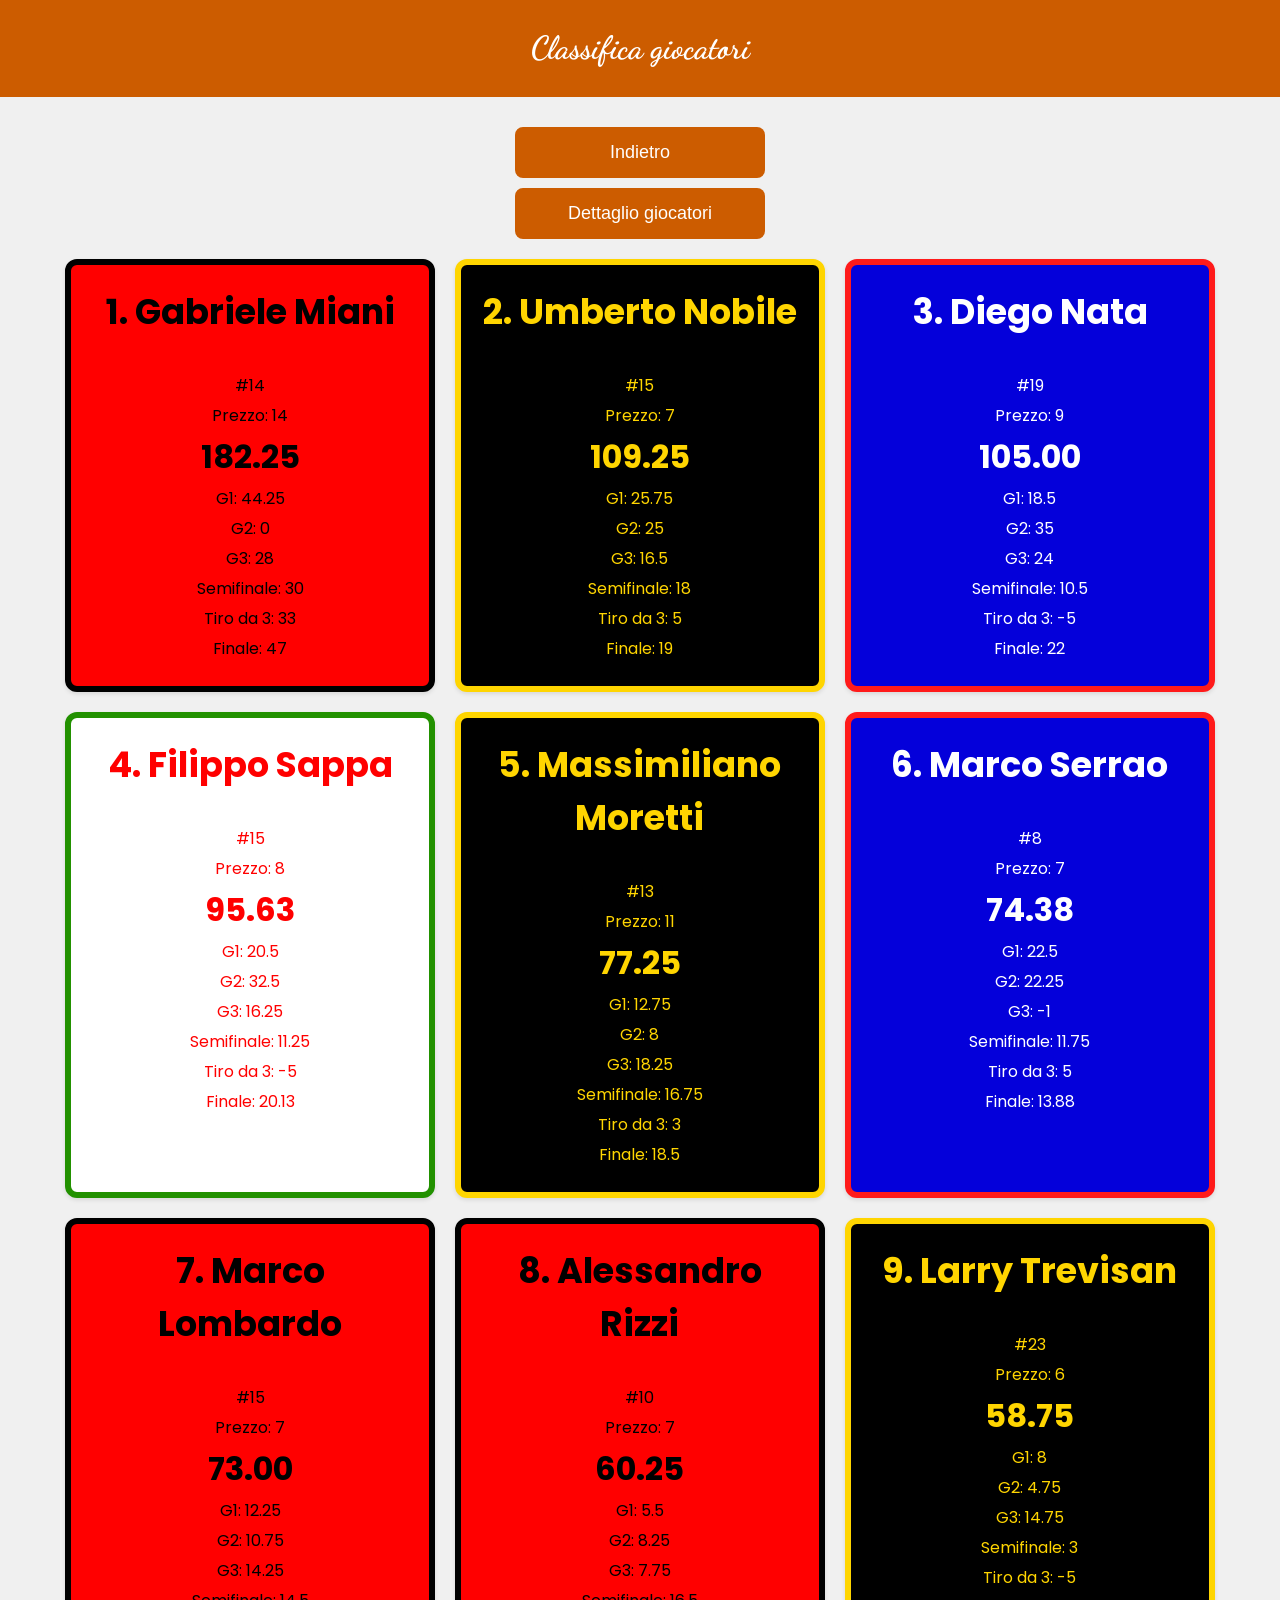
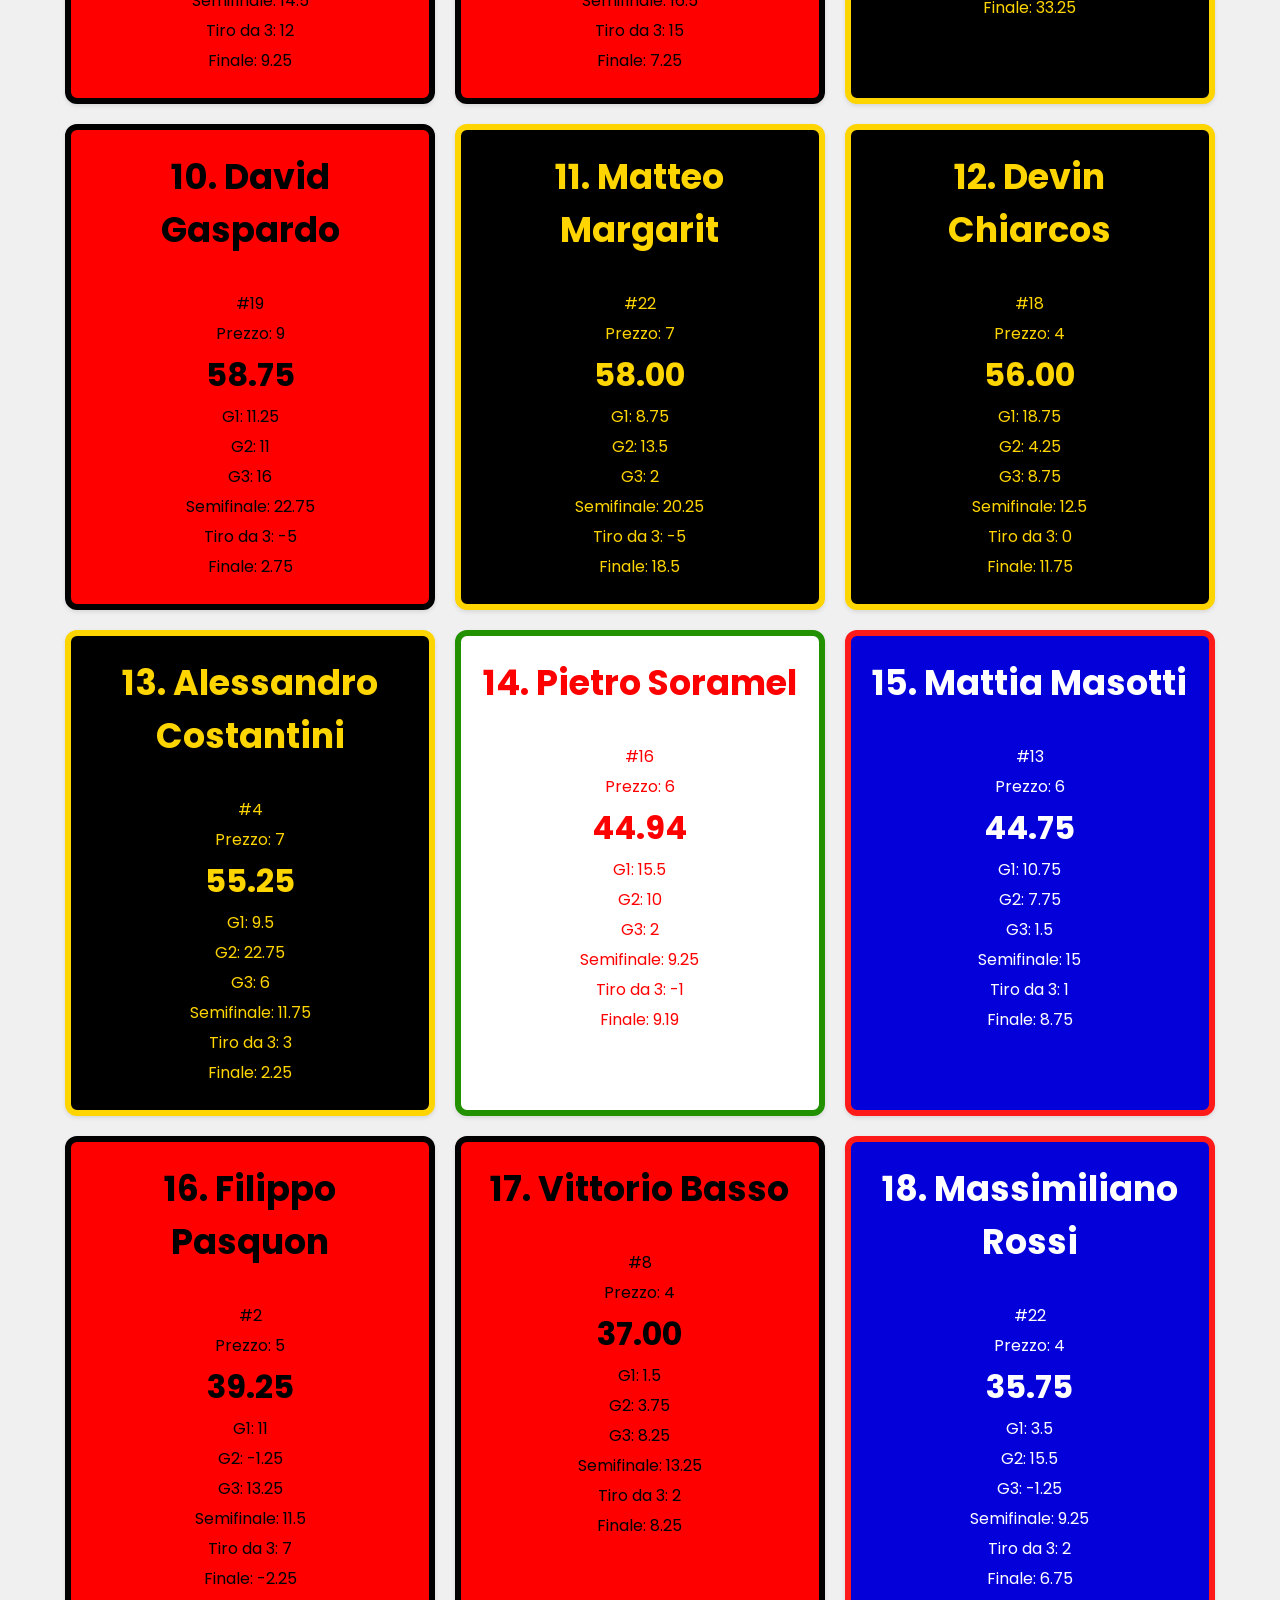
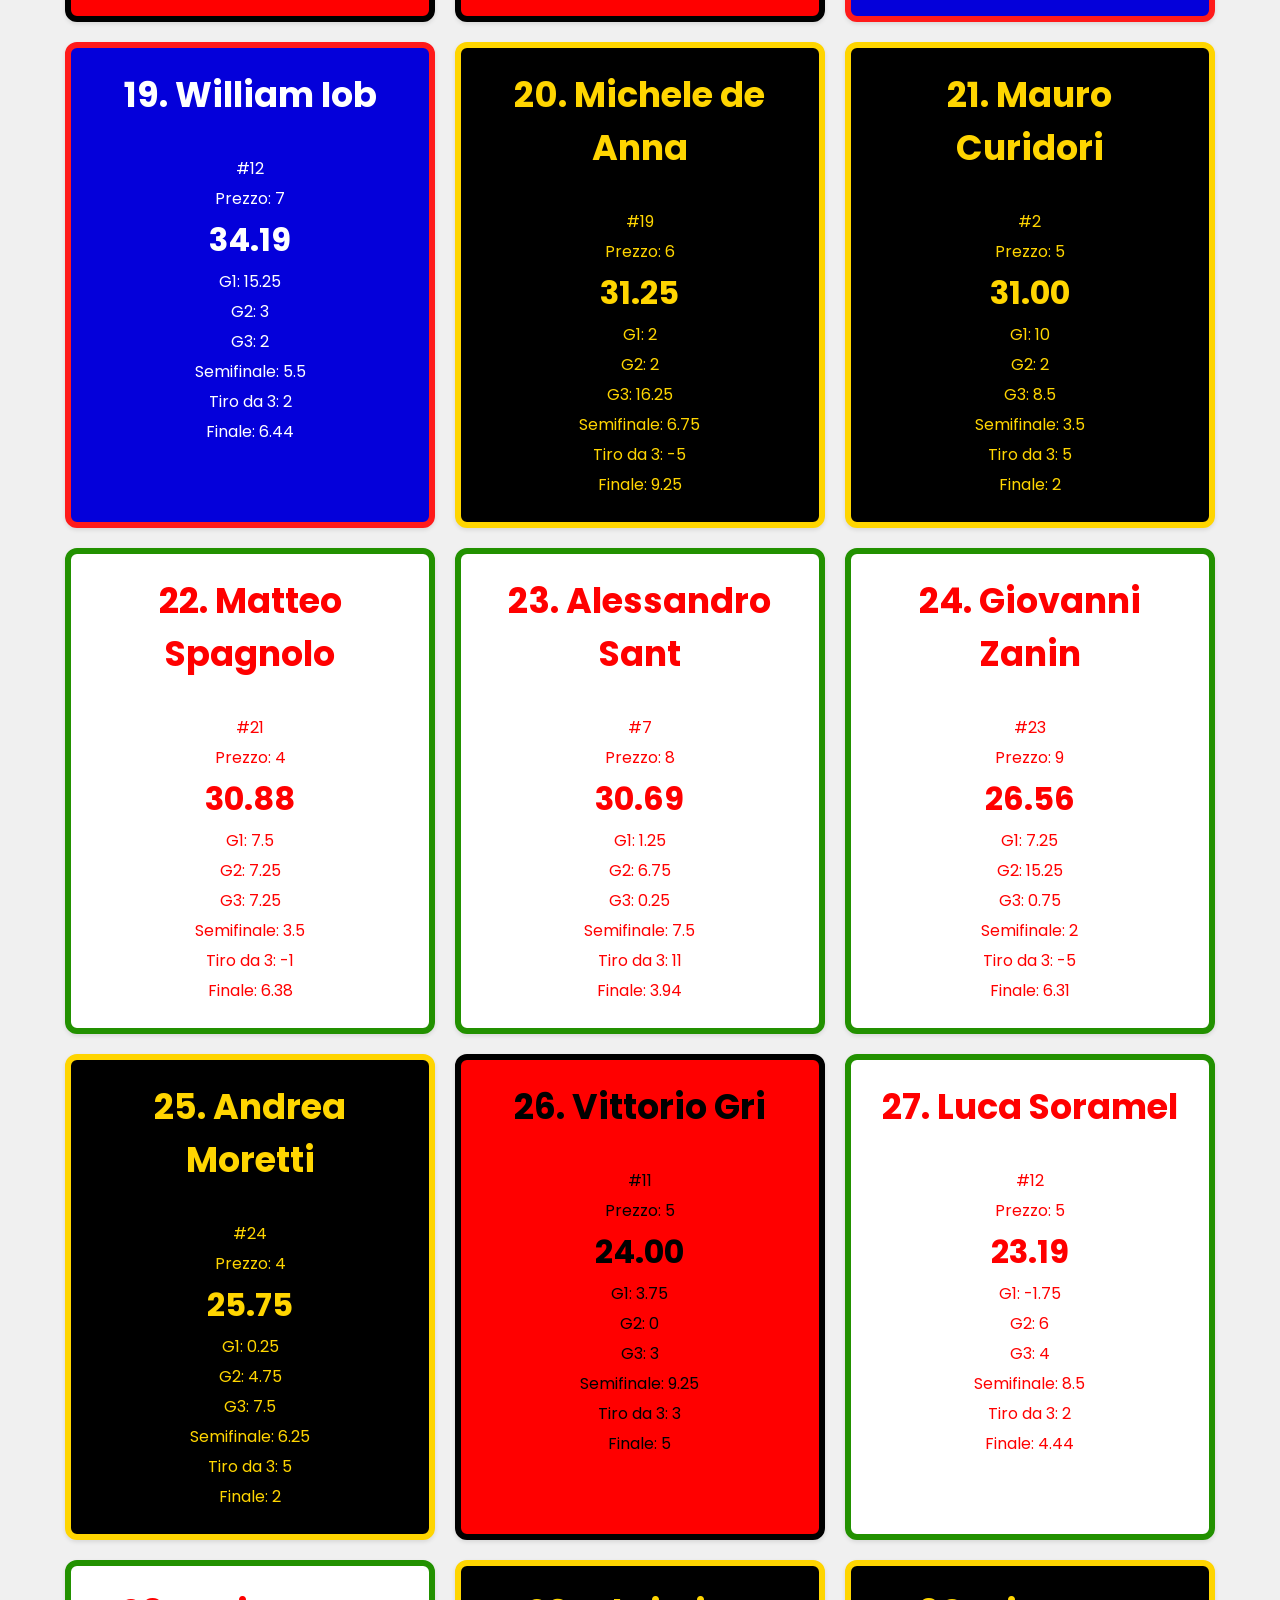
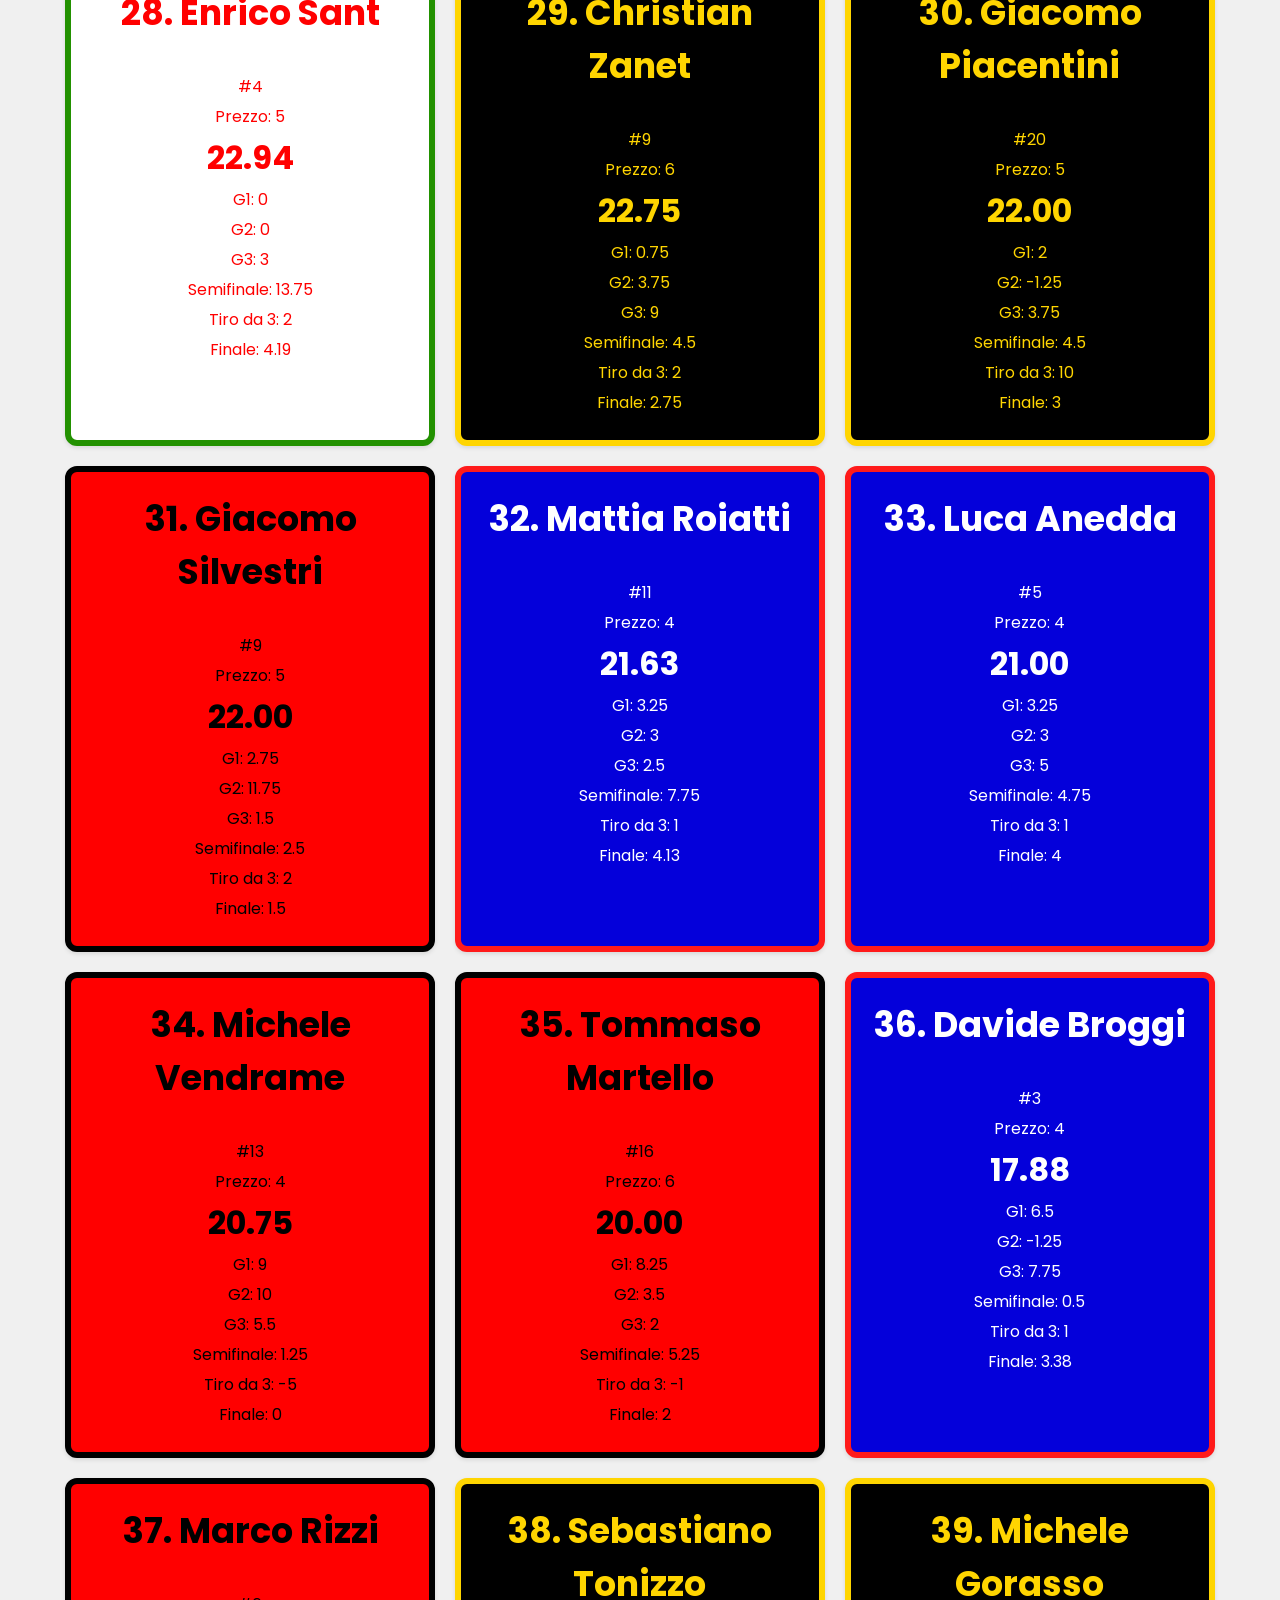
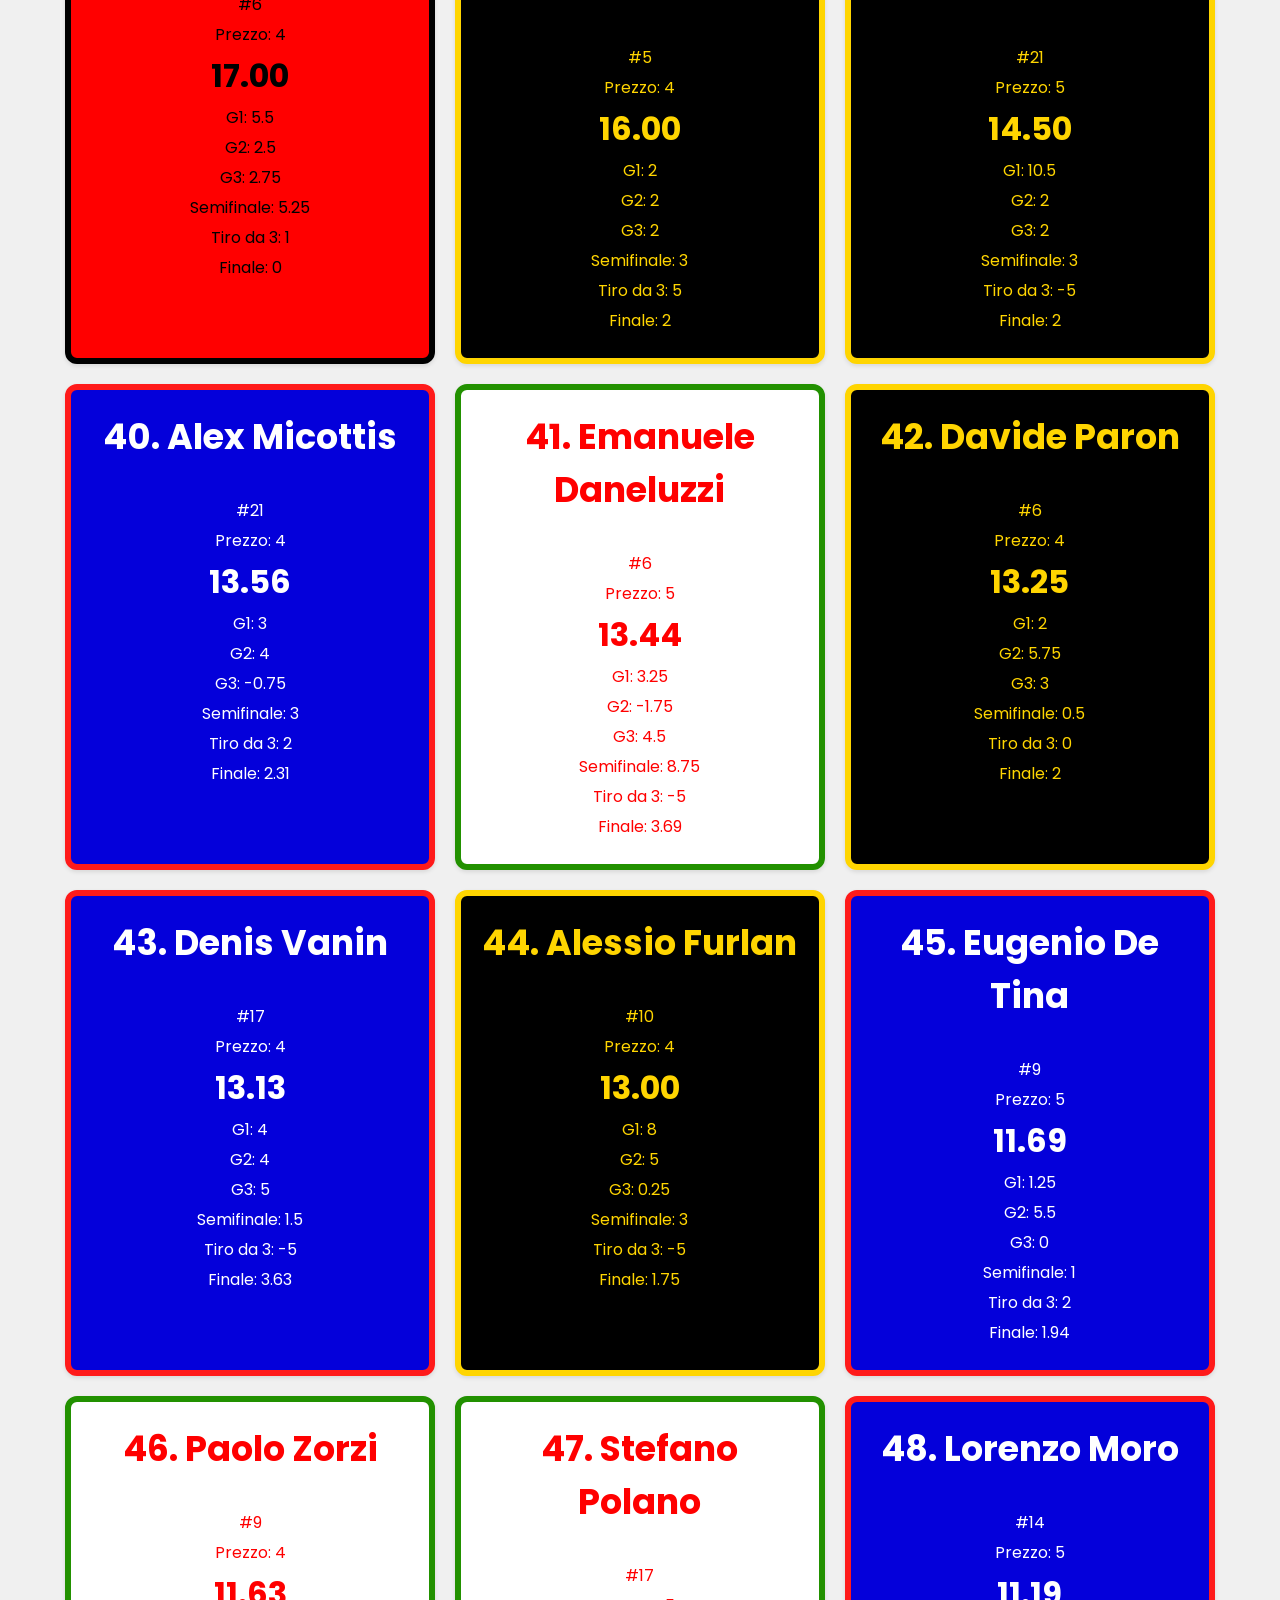
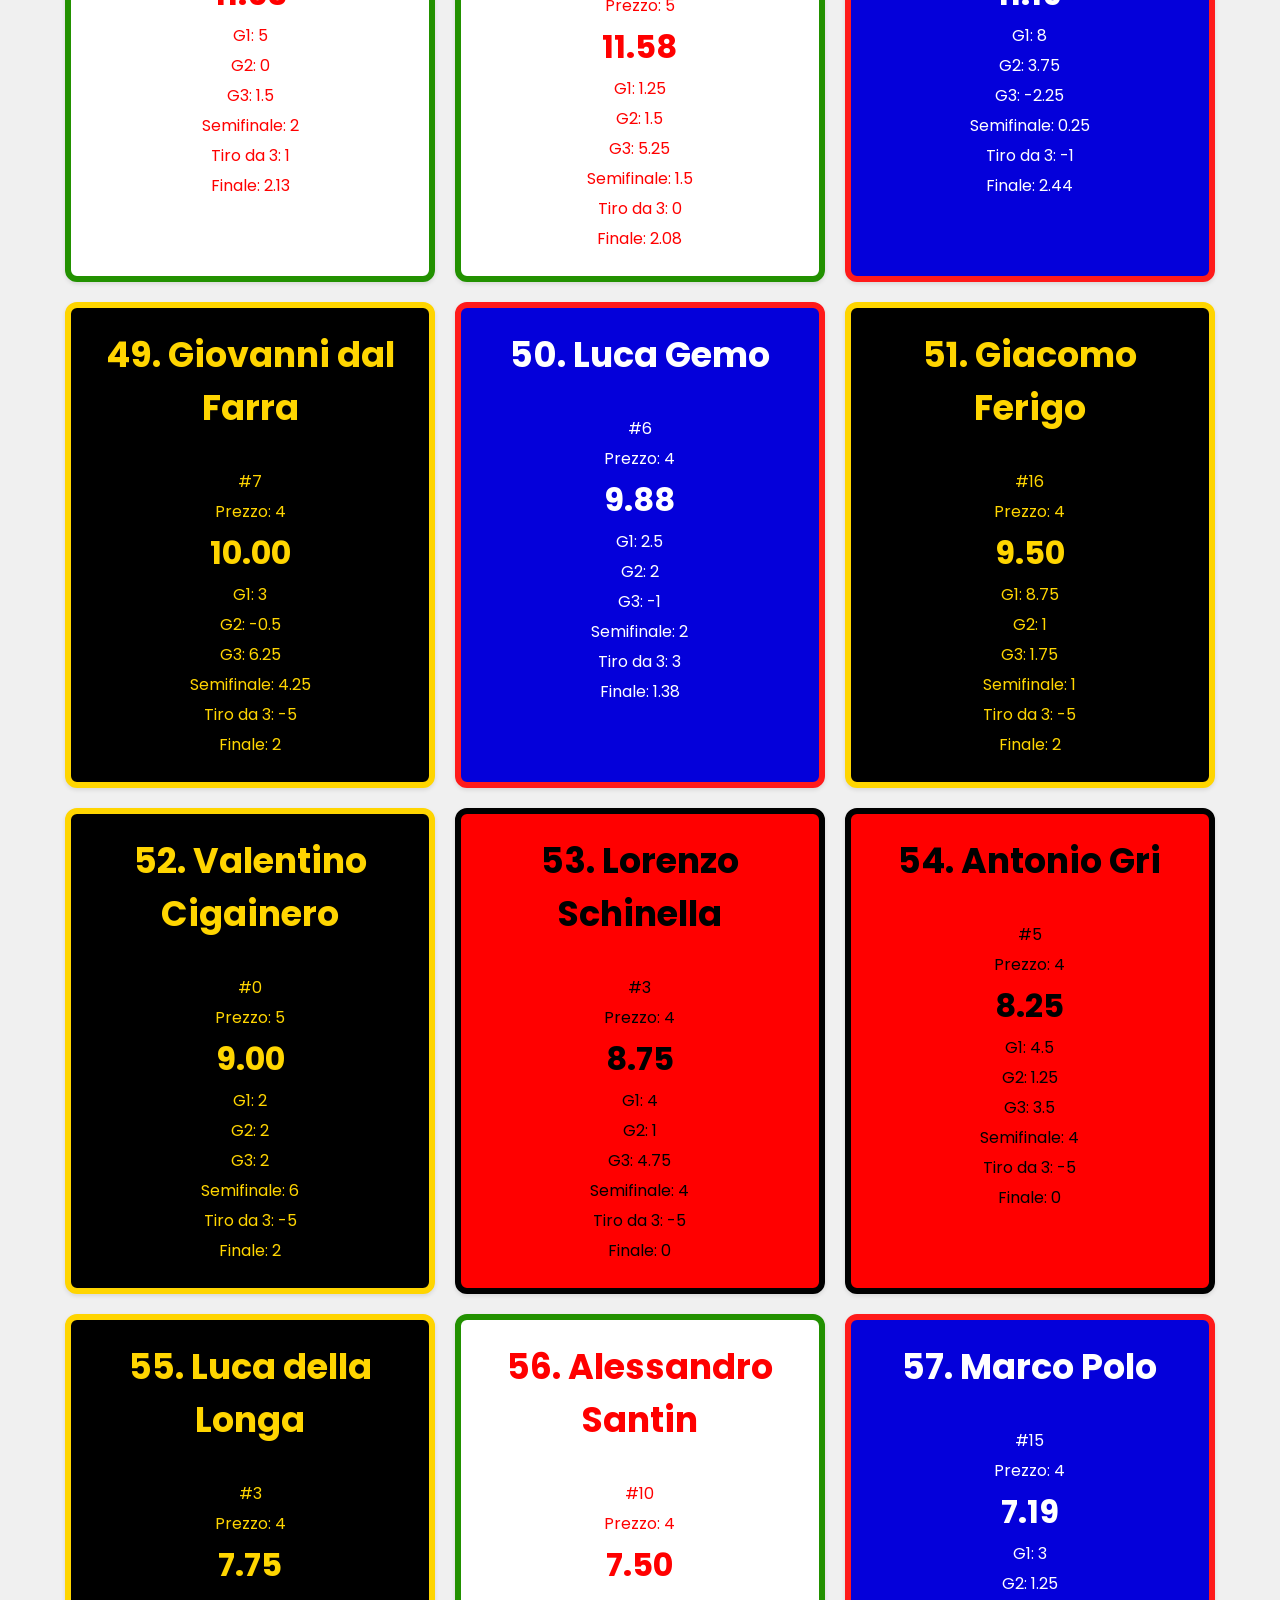
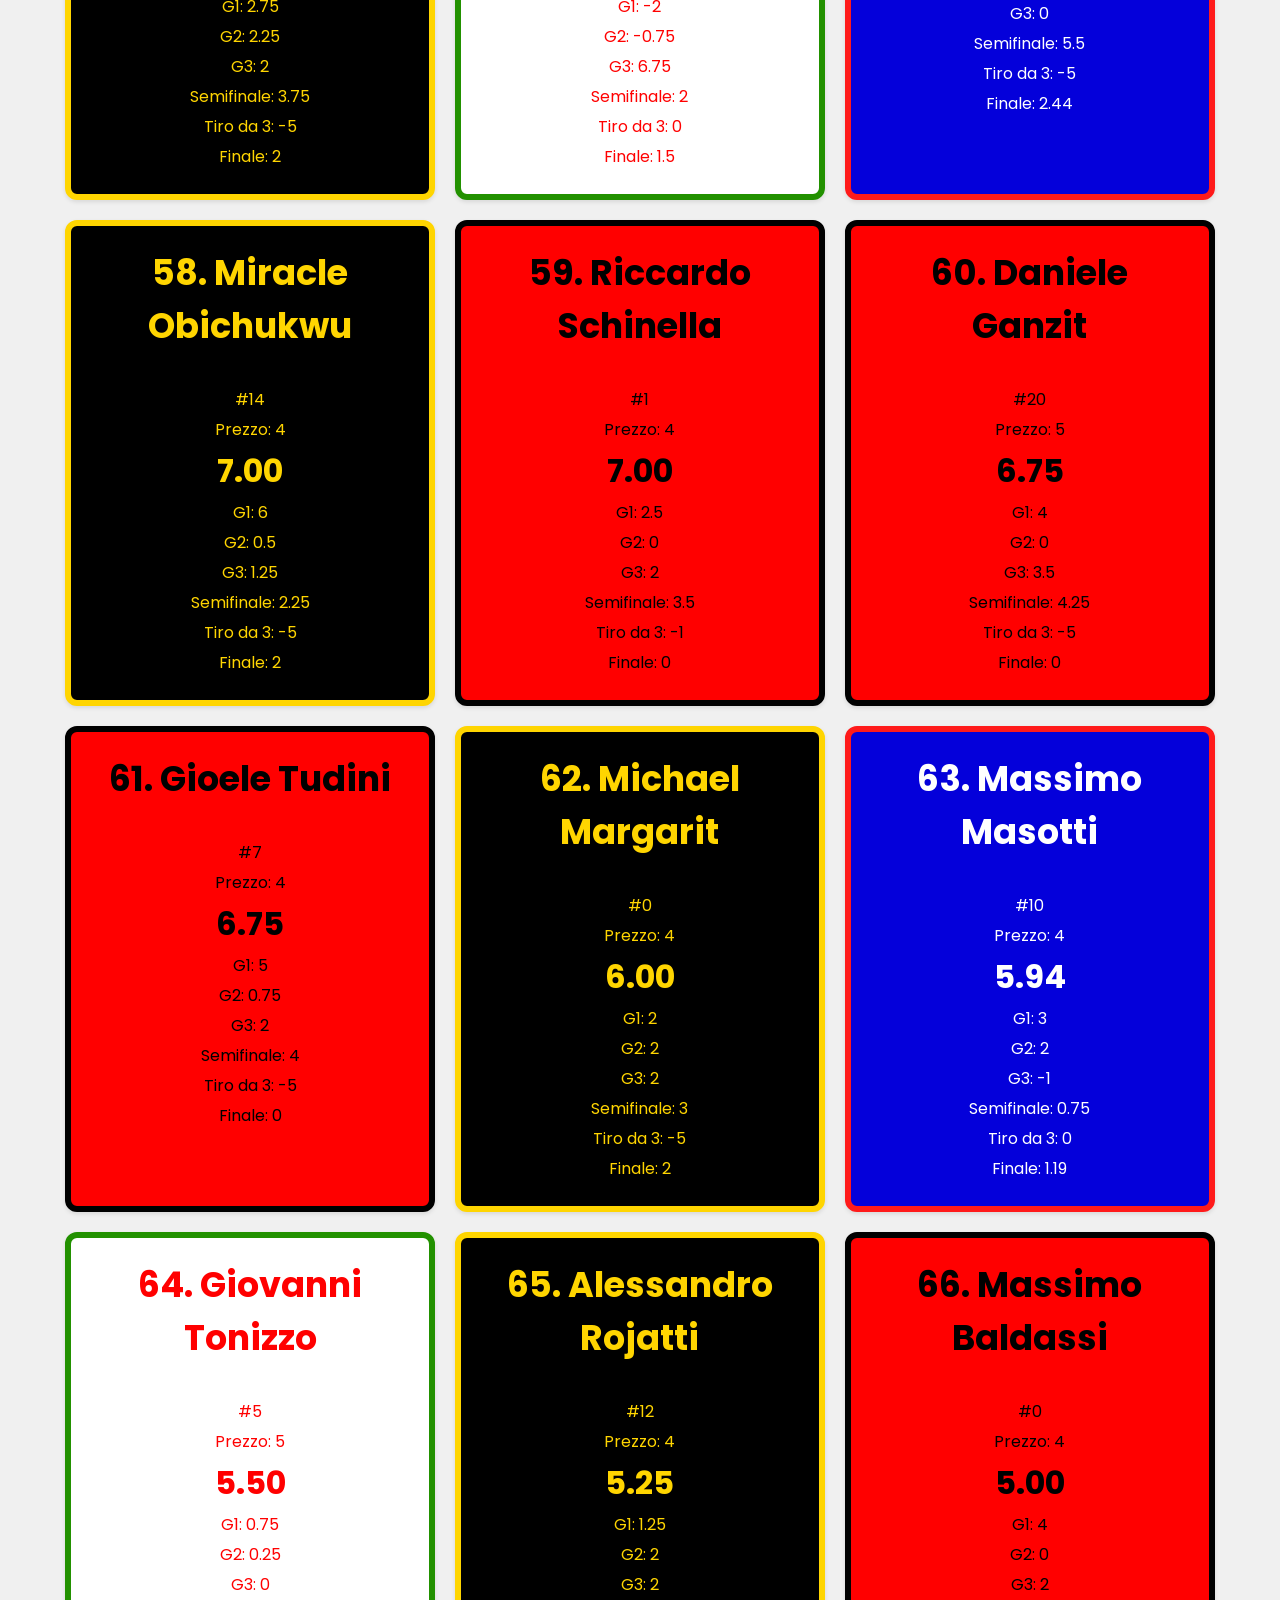
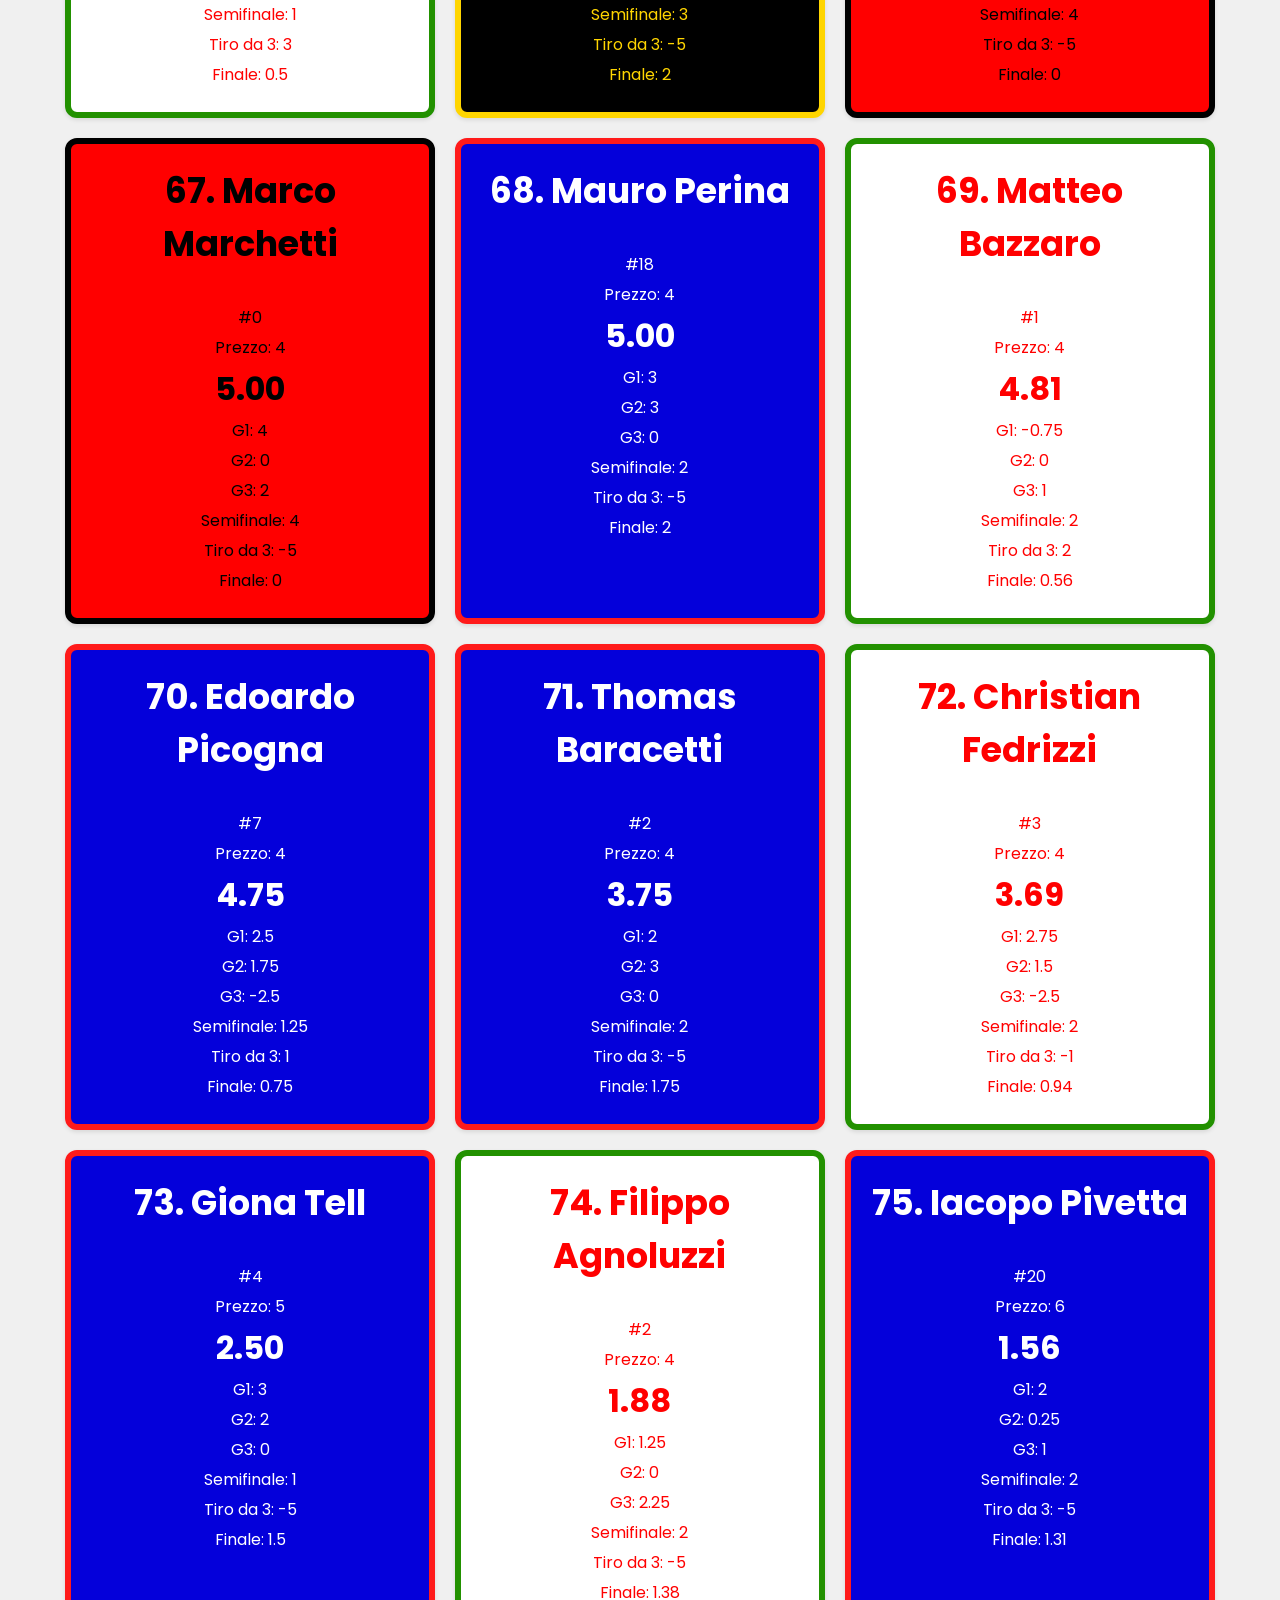
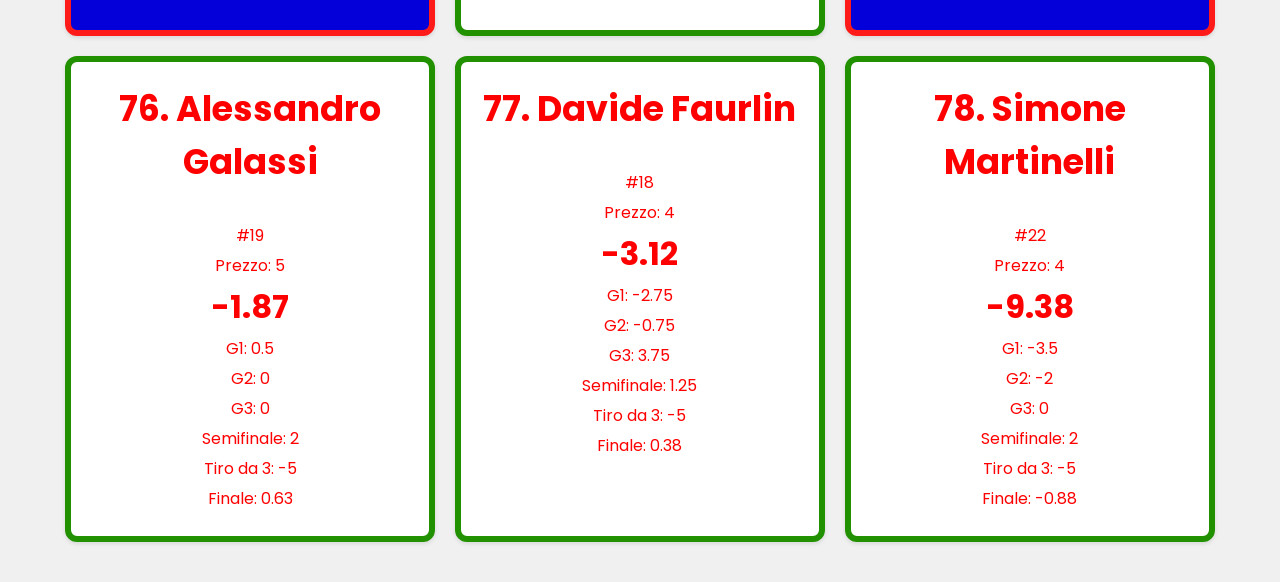
<file: player_rankings_div/player_rankings.html>
<!DOCTYPE html>
<html lang="it">
<head>
    <meta charset="UTF-8">
    <meta http-equiv="X-UA-Compatible" content="IE=edge">
    <meta name="viewport" content="width=device-width, initial-scale=1.0">
    <link rel="preconnect" href="https://fonts.googleapis.com">
    <link rel="preconnect" href="https://fonts.gstatic.com" crossorigin>
    <link href="https://fonts.googleapis.com/css2?family=Dancing+Script&family=Poppins:wght@300&display=swap" rel="stylesheet">
    <title>Classifica giocatori</title>
    <link rel="stylesheet" href="../style.css">
</head>
<body>
    <header>
        <h1>Classifica giocatori</h1>
    </header>
    <main>
        <div class="button-container">
            <a href="../index.html"><button class="rectangle-button">Indietro</button></a>
            <a href="../player_detail/player_detail.html"><button class="rectangle-button">Dettaglio giocatori</button></a>
        </div>
        <div id="playerCardsContainer" class="player-cards-container">
            <!-- Le schede verranno aggiunte dinamicamente con JavaScript -->
        </div>
    </main>

    <script type="module" src="player_rankings.js"></script>
</body>
</html>
</file>
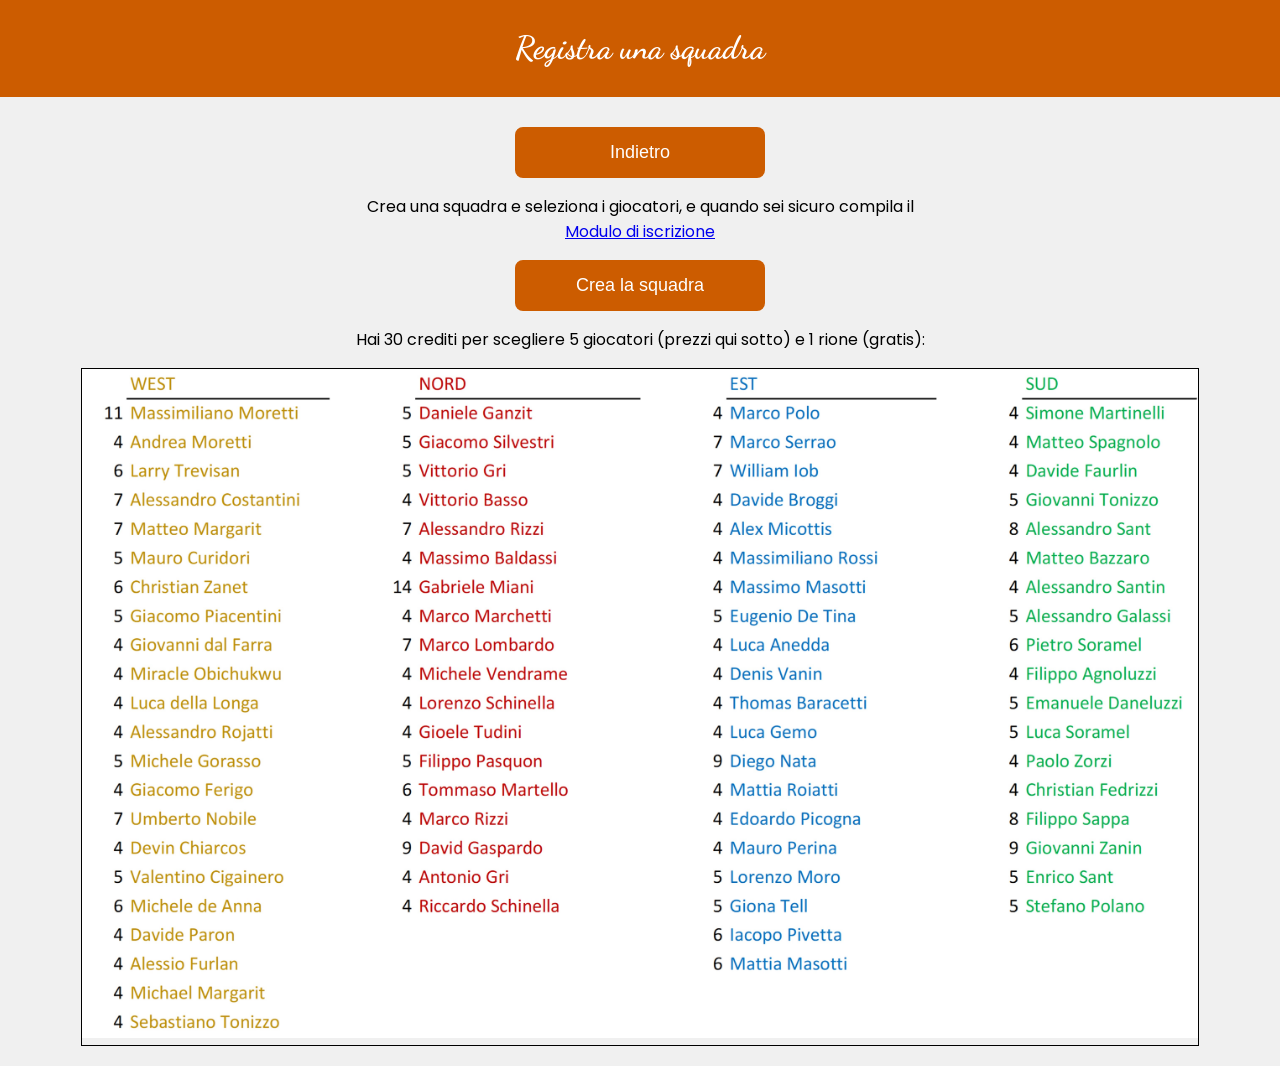
<file: registration/registration.html>
<!DOCTYPE html>
<html lang="it">
<head>
    <meta charset="UTF-8">
    <meta http-equiv="X-UA-Compatible" content="IE=edge">
    <meta name="viewport" content="width=device-width, initial-scale=1.0">
    <link rel="preconnect" href="https://fonts.googleapis.com">
    <link rel="preconnect" href="https://fonts.gstatic.com" crossorigin>
    <link href="https://fonts.googleapis.com/css2?family=Dancing+Script&family=Poppins:wght@300&display=swap" rel="stylesheet">
    <title>Registra una squadra</title>
    <link rel="icon" href="../fantapalio_icon.png">
    <link rel="stylesheet" href="../style.css">
</head>
<body>
    <header>
        <h1>Registra una squadra</h1>
    </header>
    <main>
        <div class="button-container">
            <a href="../index.html"><button class="rectangle-button">Indietro</button></a>
        </div>
        <p>Crea una squadra e seleziona i giocatori, e quando sei sicuro compila il<br>
            <a href="https://surveyheart.com/form/6693eb0ae930bd1754994530" target="_blank" class="registrationlink">Modulo di iscrizione</a>
            
            <!--<br>scrivici in DM su instagram a @iscrizioni_fantapalio <br><br>
            oppure<br><br>
            inviaci una email con nome squadra, rione e giocatori all' indirizzo fantapaliodeirioni@gmail.com
        -->
        </p>
        <div class="button-container">
            <a href="../team_simulation/team_simulation.html"><button class="rectangle-button">Crea la squadra</button></a>
        </div>
        
        <style>
            .container {
                /* Controlla le dimensioni del container */
                width: 90%; /* Esempio: impostato al 50% della larghezza del contenitore genitore */
                border: 1px solid black; /* Solo per visualizzazione */
                margin: auto;
            }
        
            .container img {
                /* Controlla le dimensioni dell'immagine all'interno del container */
                max-width: 100%; /* Assicura che l'immagine non superi mai la larghezza del container */
                height: auto; /* Mantiene l'aspetto proporzionato quando la larghezza è ridotta */
            }
        </style>
        
        <p>Hai 30 crediti per scegliere 5 giocatori (prezzi qui sotto) e 1 rione (gratis):</p>
        <div class="container">
            <img src="prezzifantapalio24.jpg" alt="prezzi fantapalio">
        </div>
    </main>
    <!--
    <footer>
        <p>Creato da [Il Tuo Nome]</p>
    </footer>
    -->
    
</body>
</html>
</file>
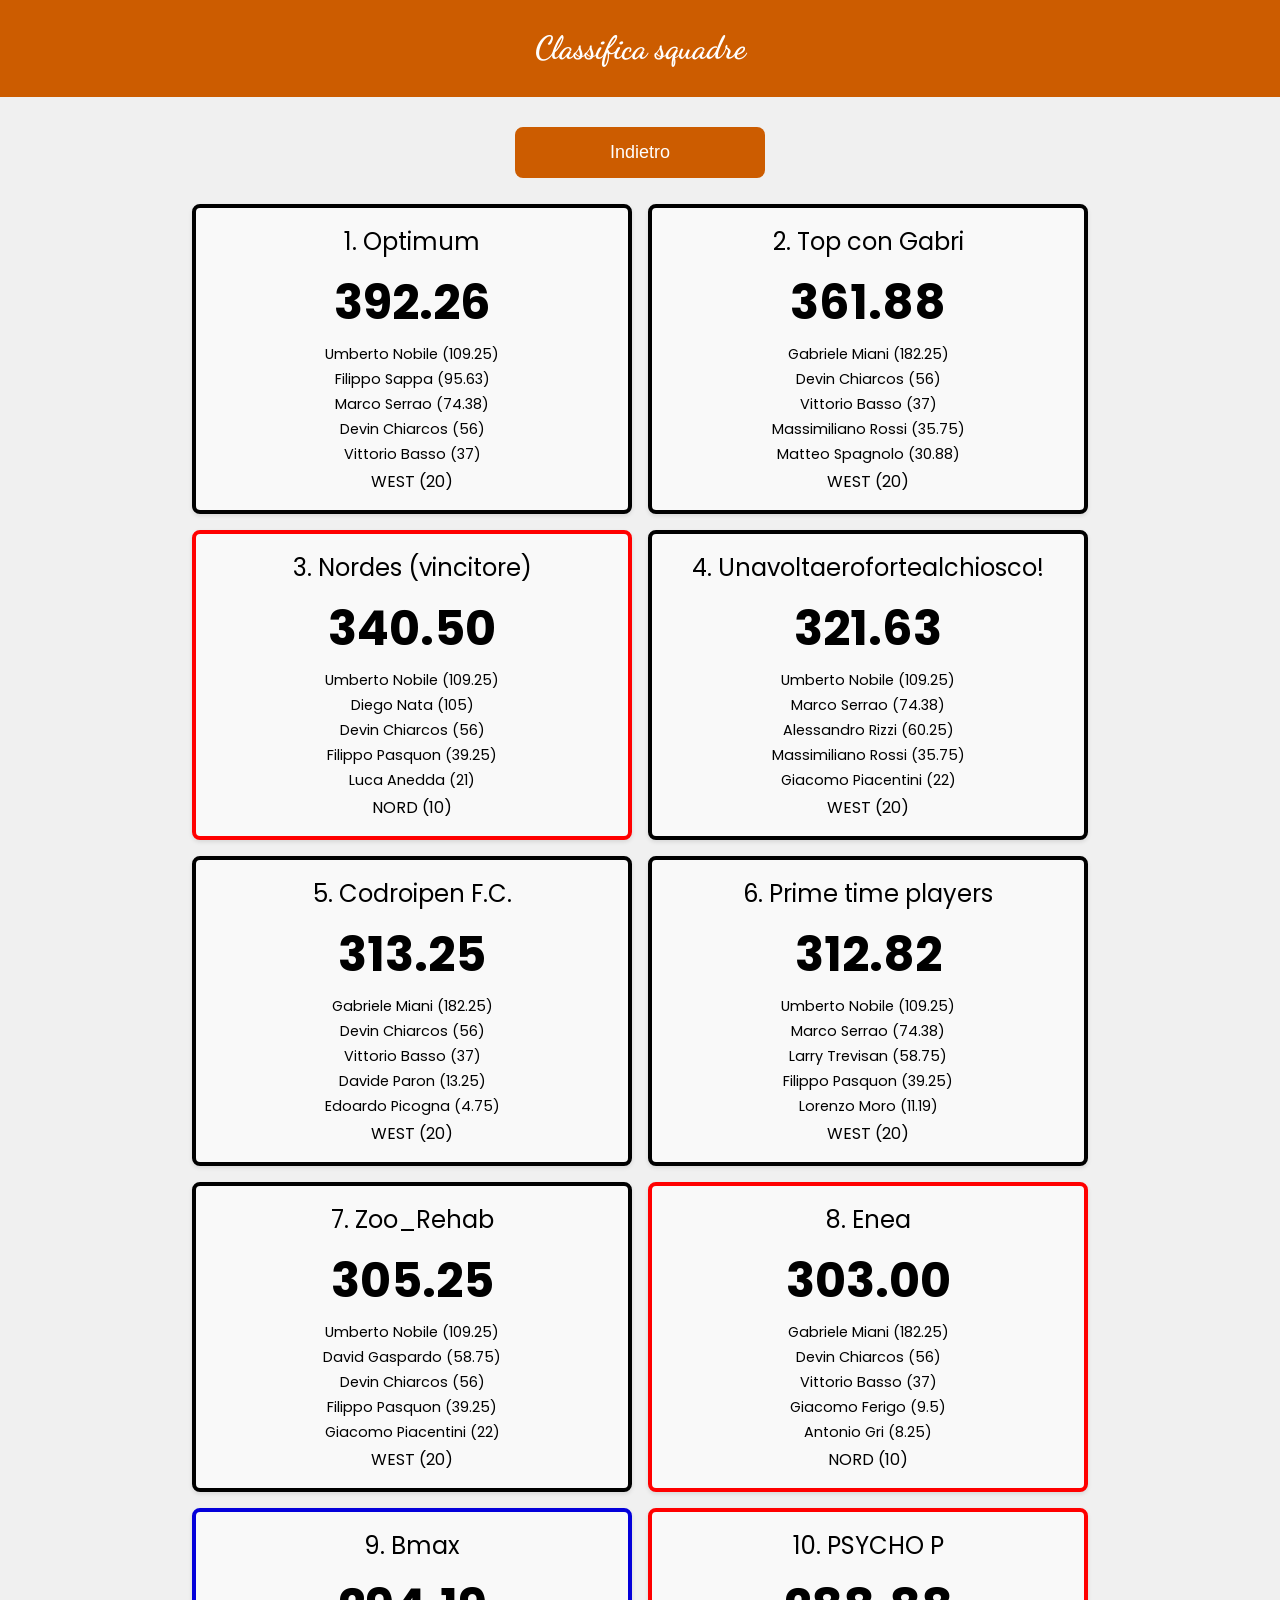
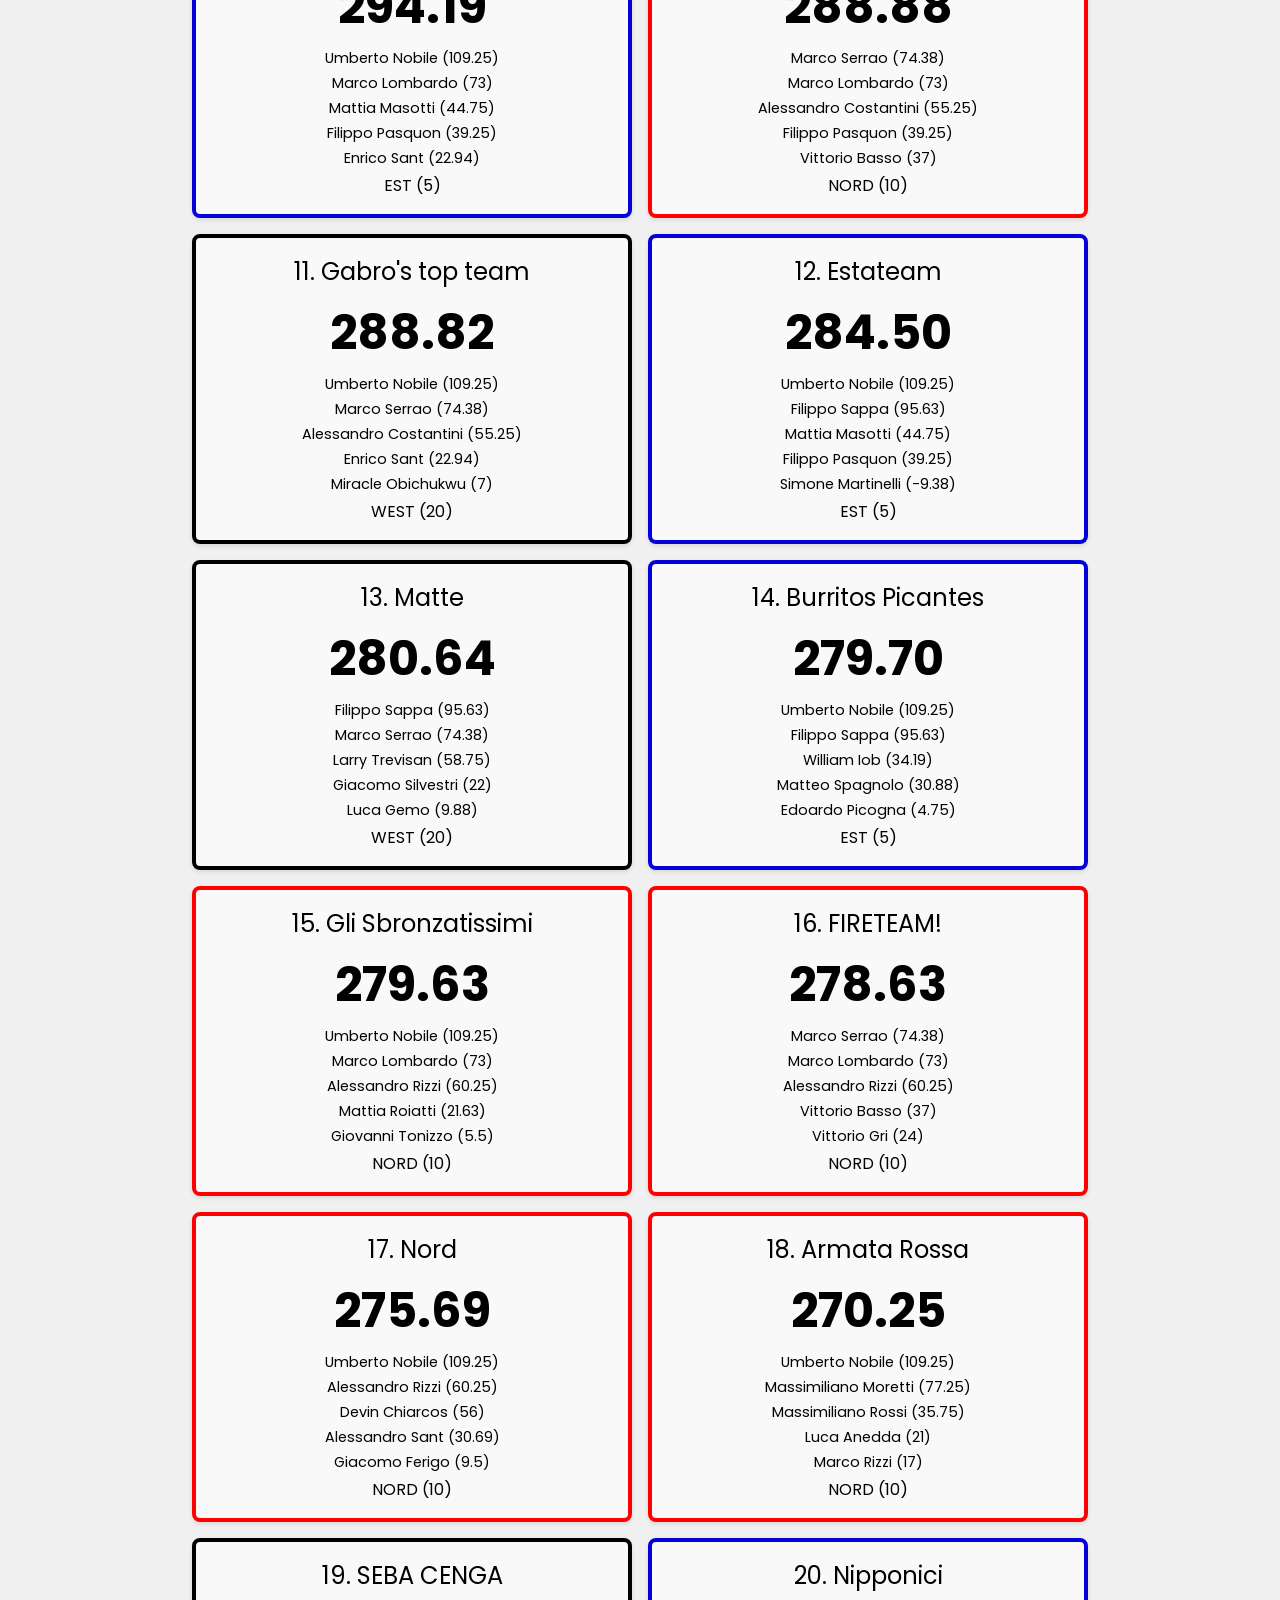
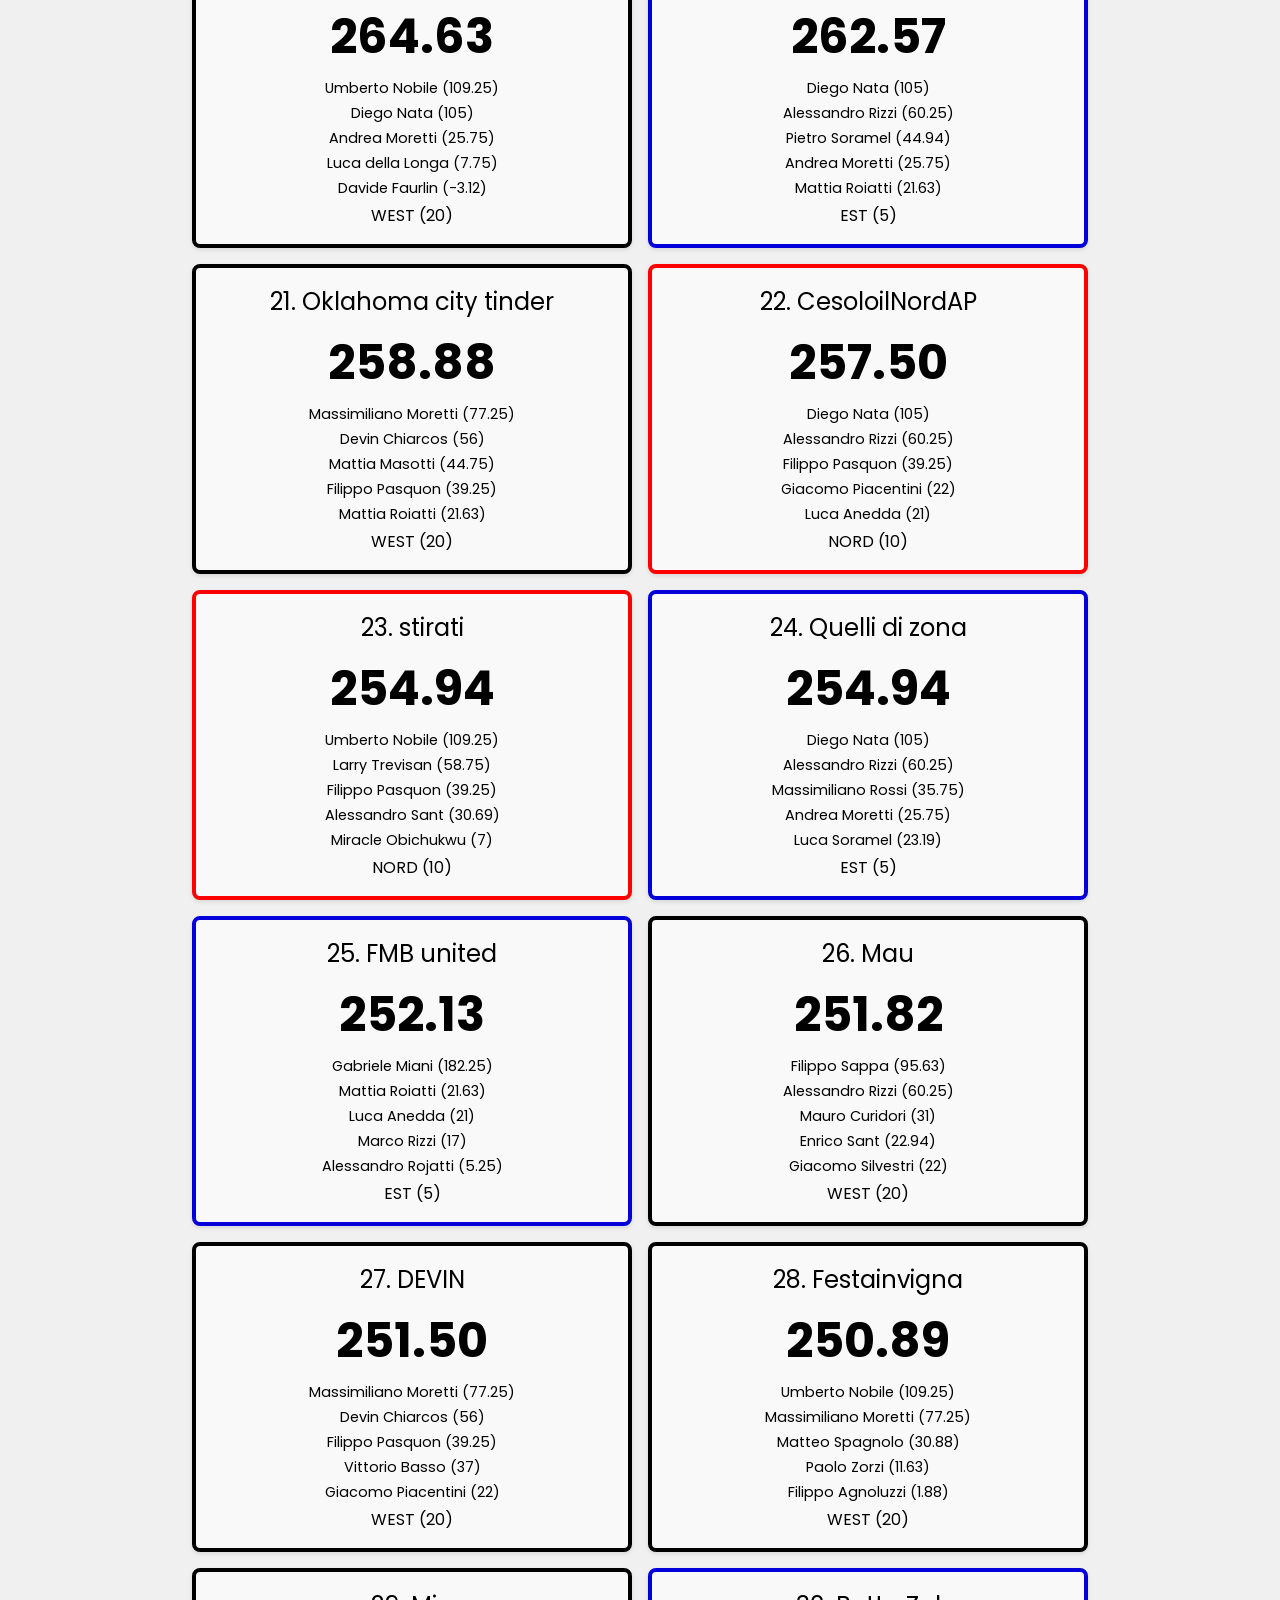
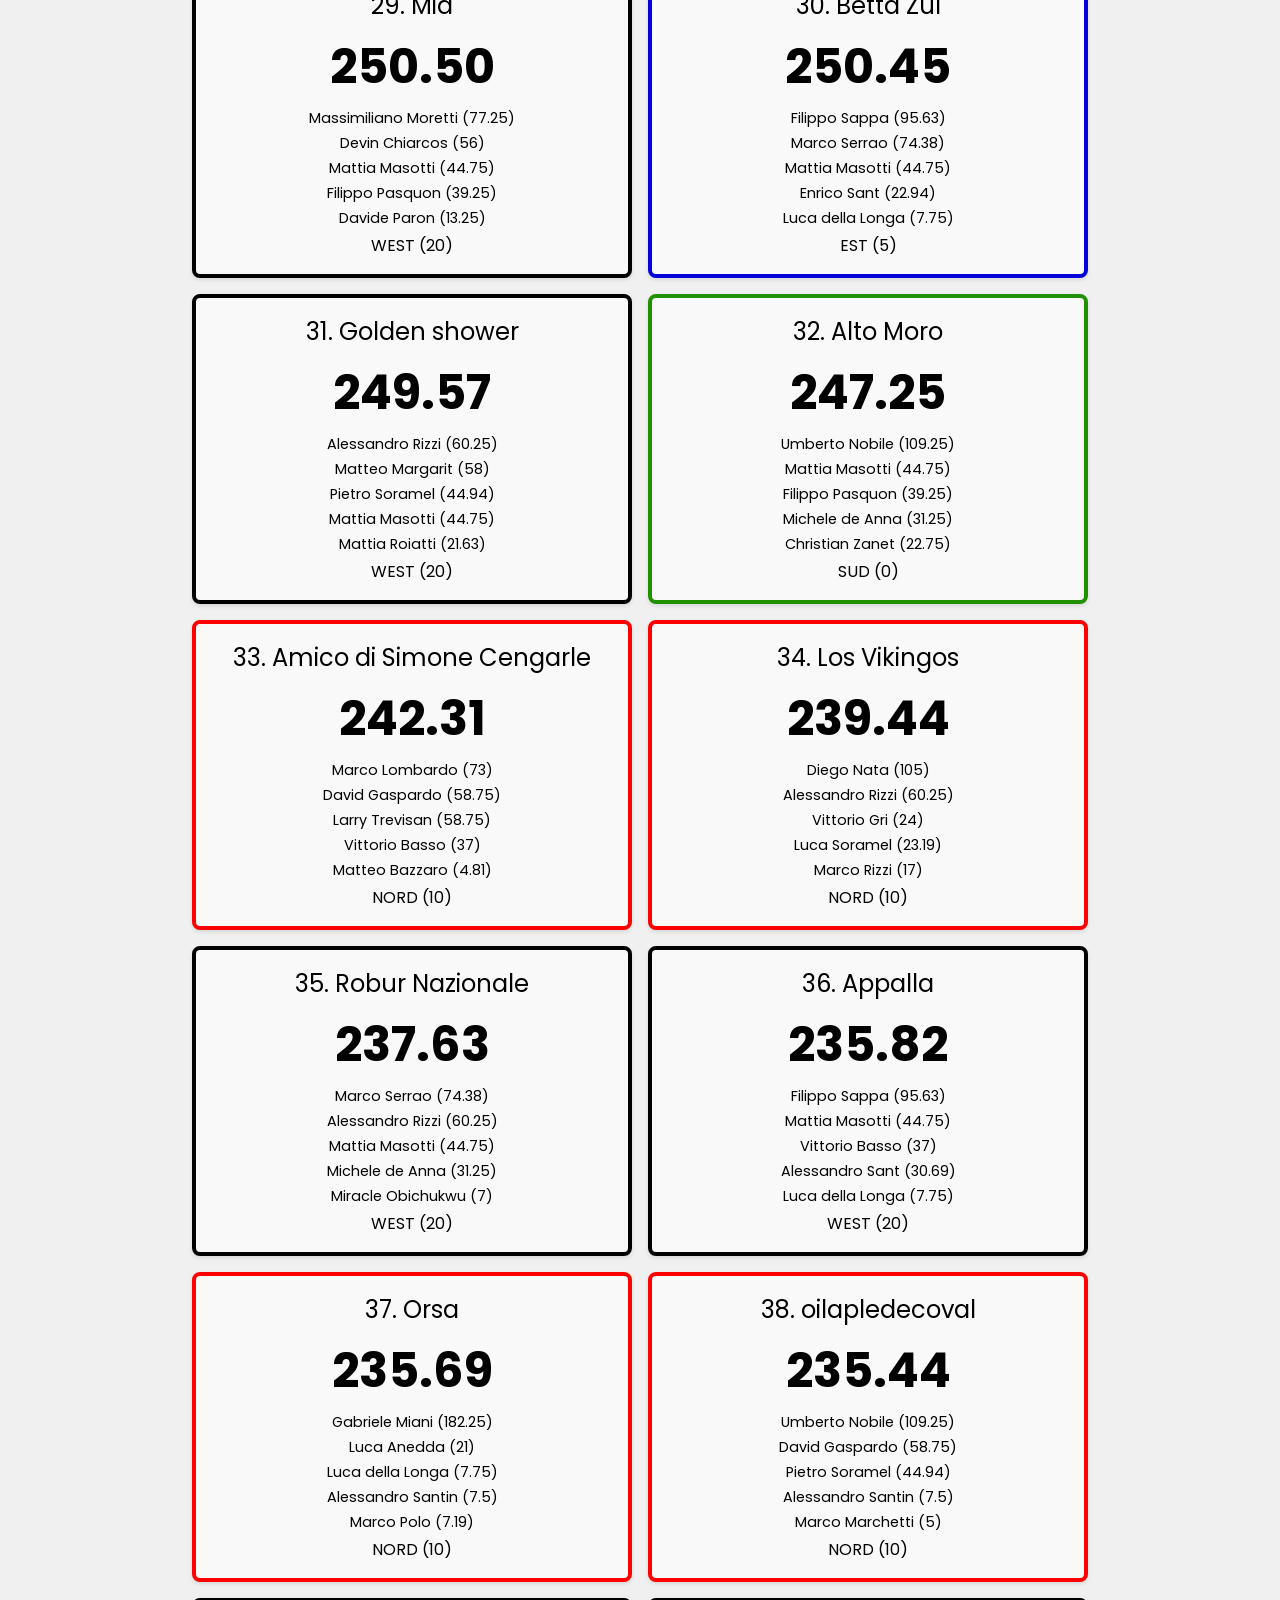
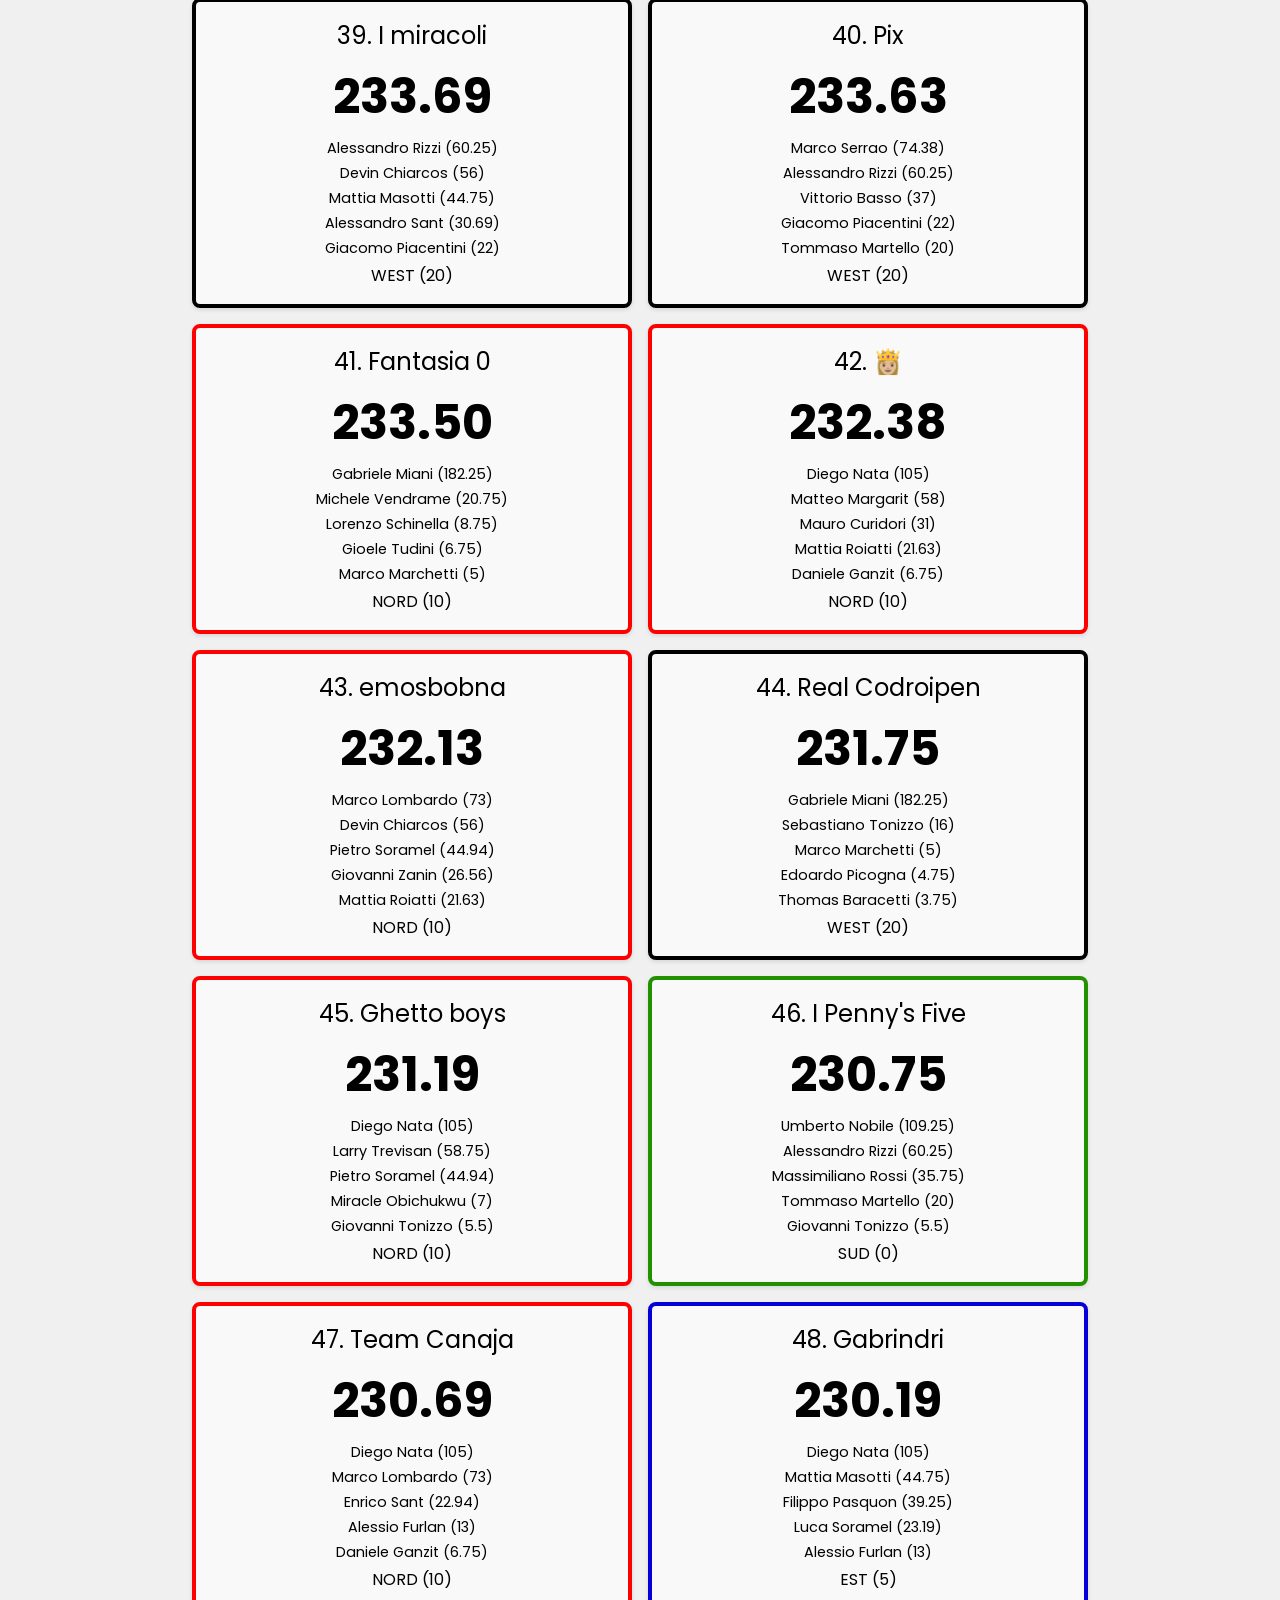
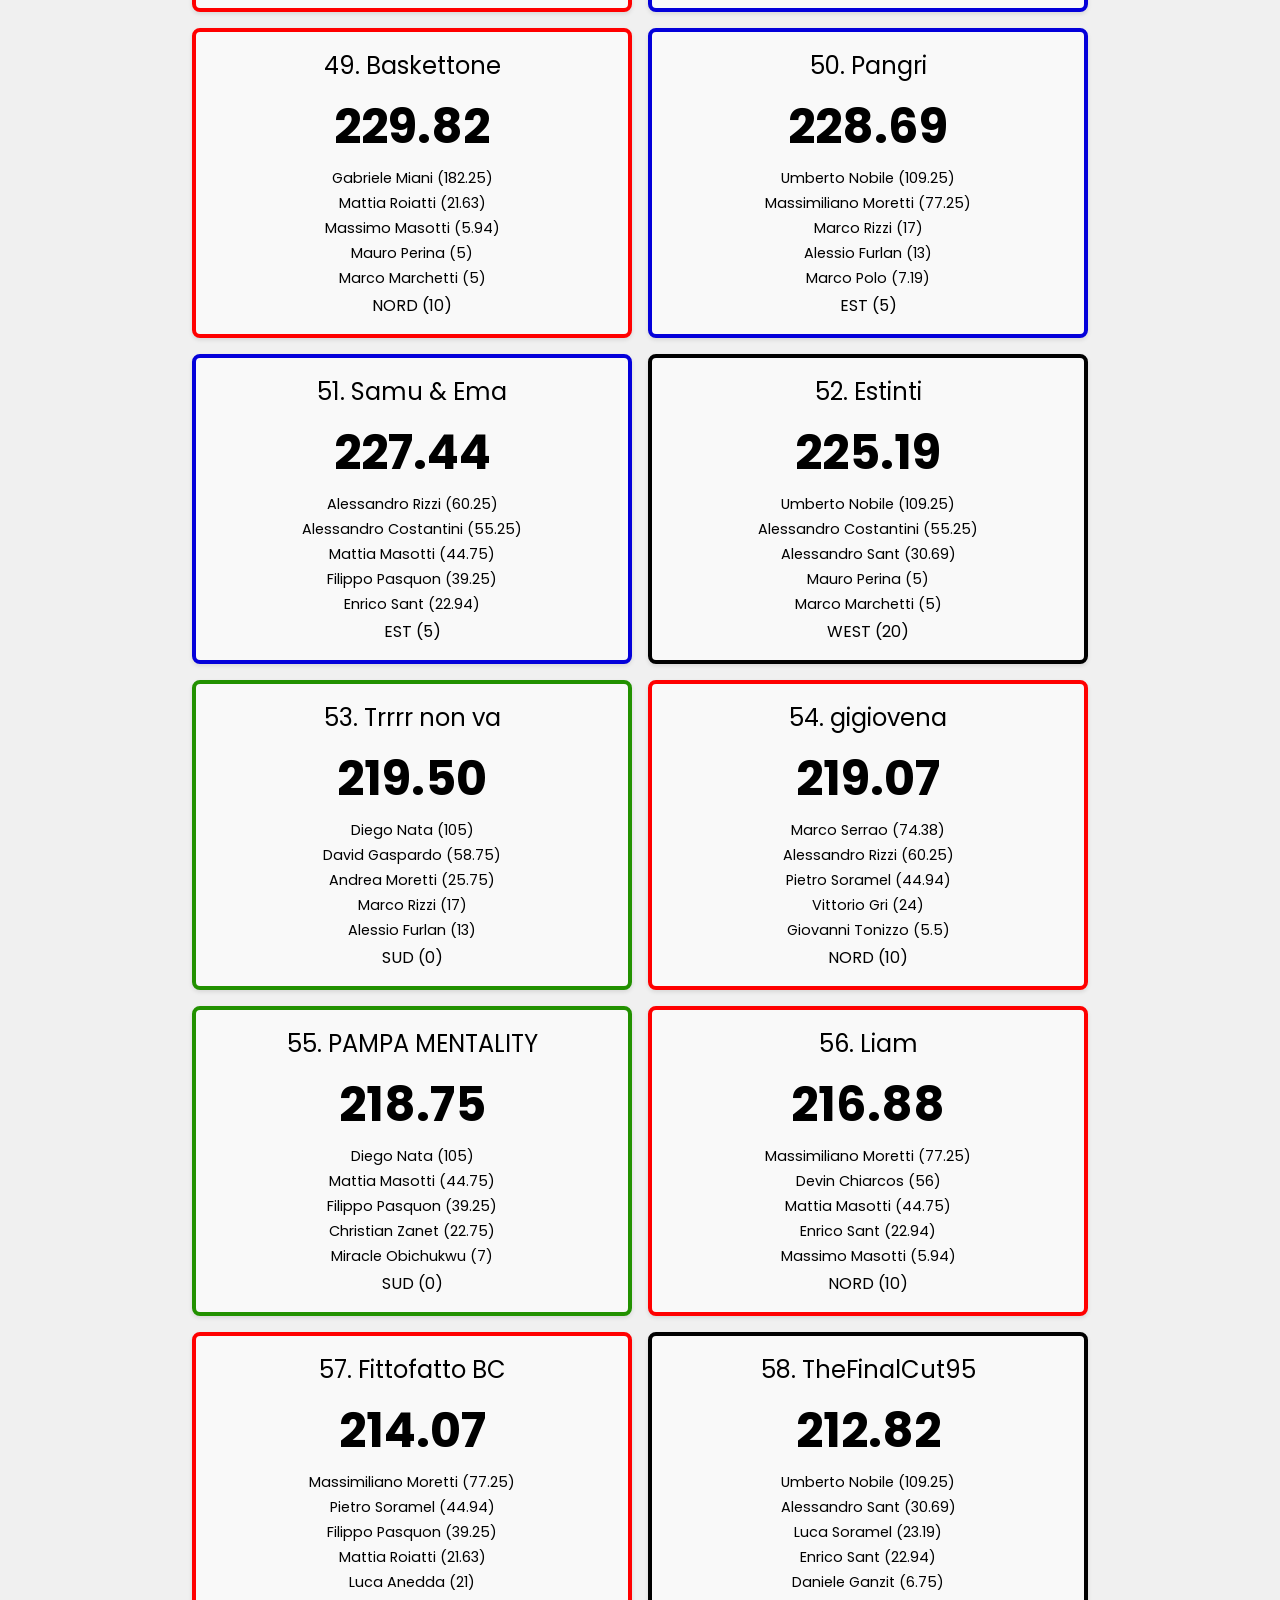
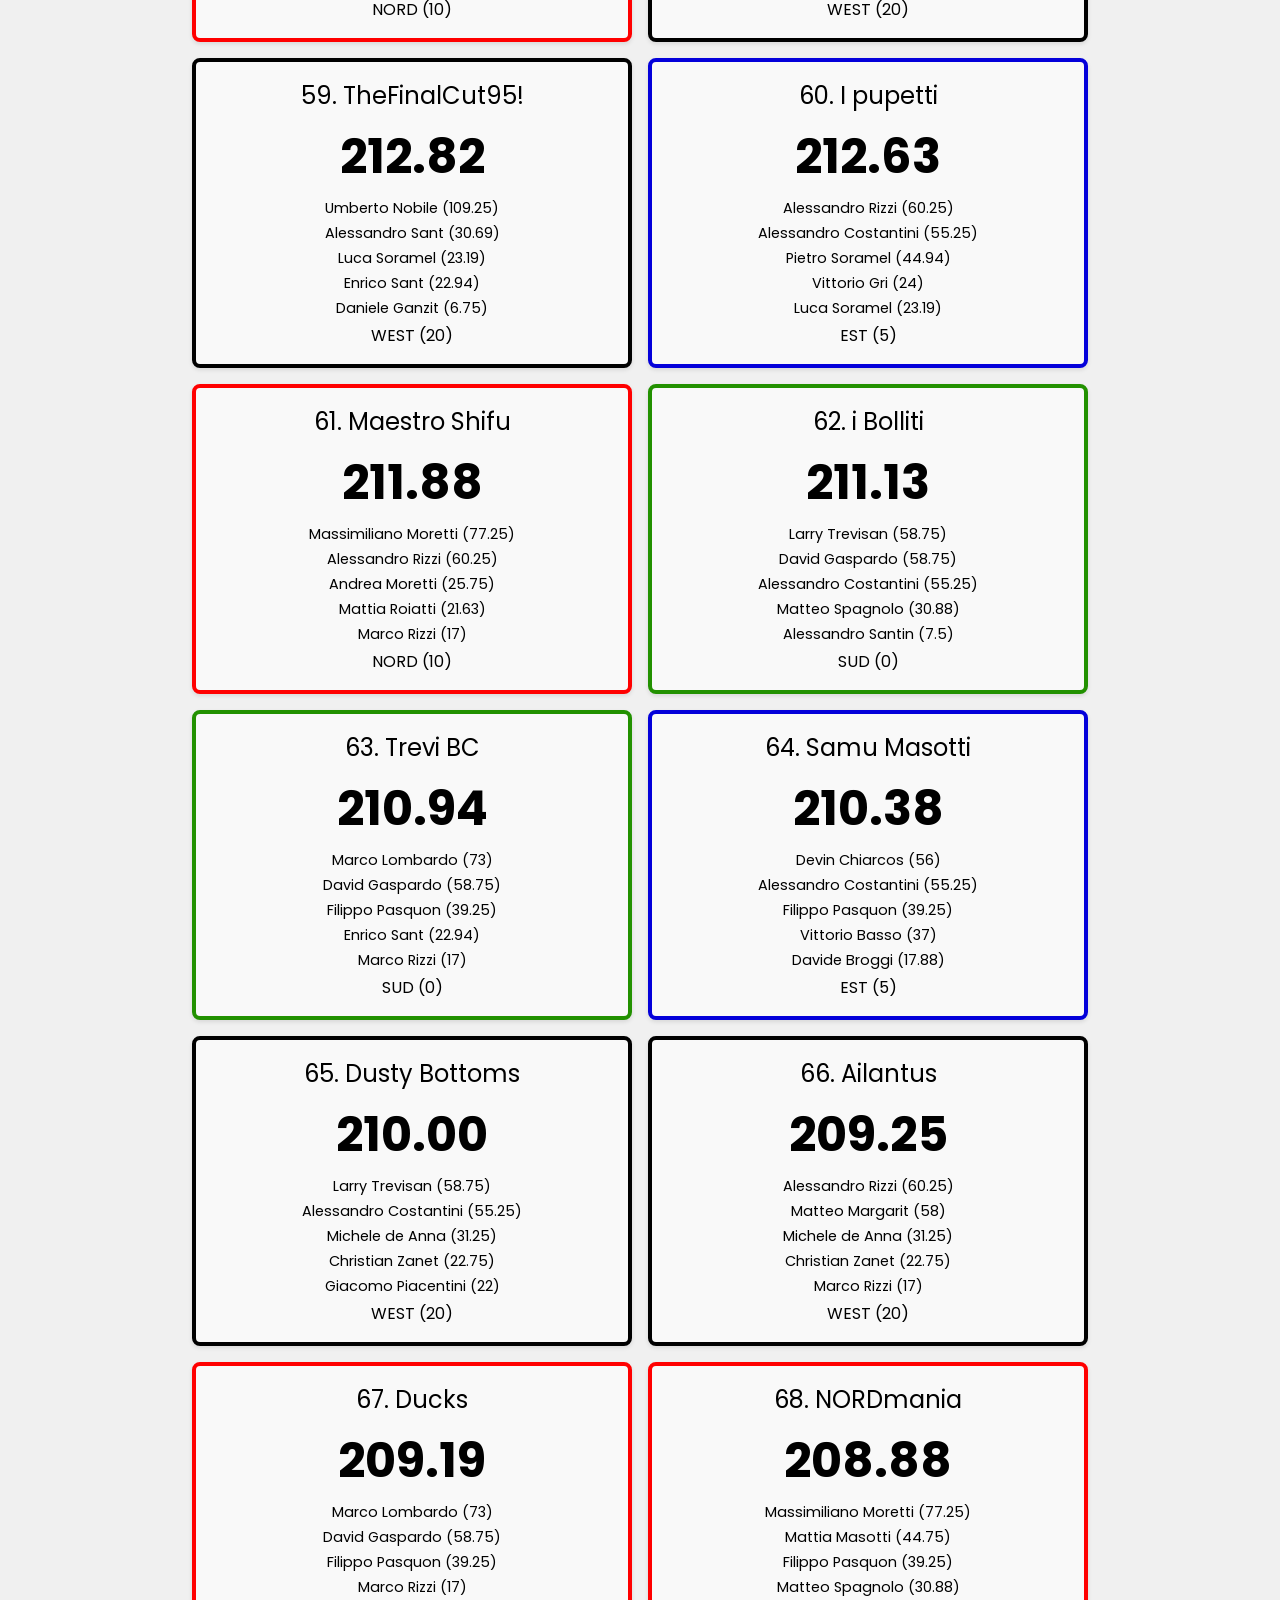
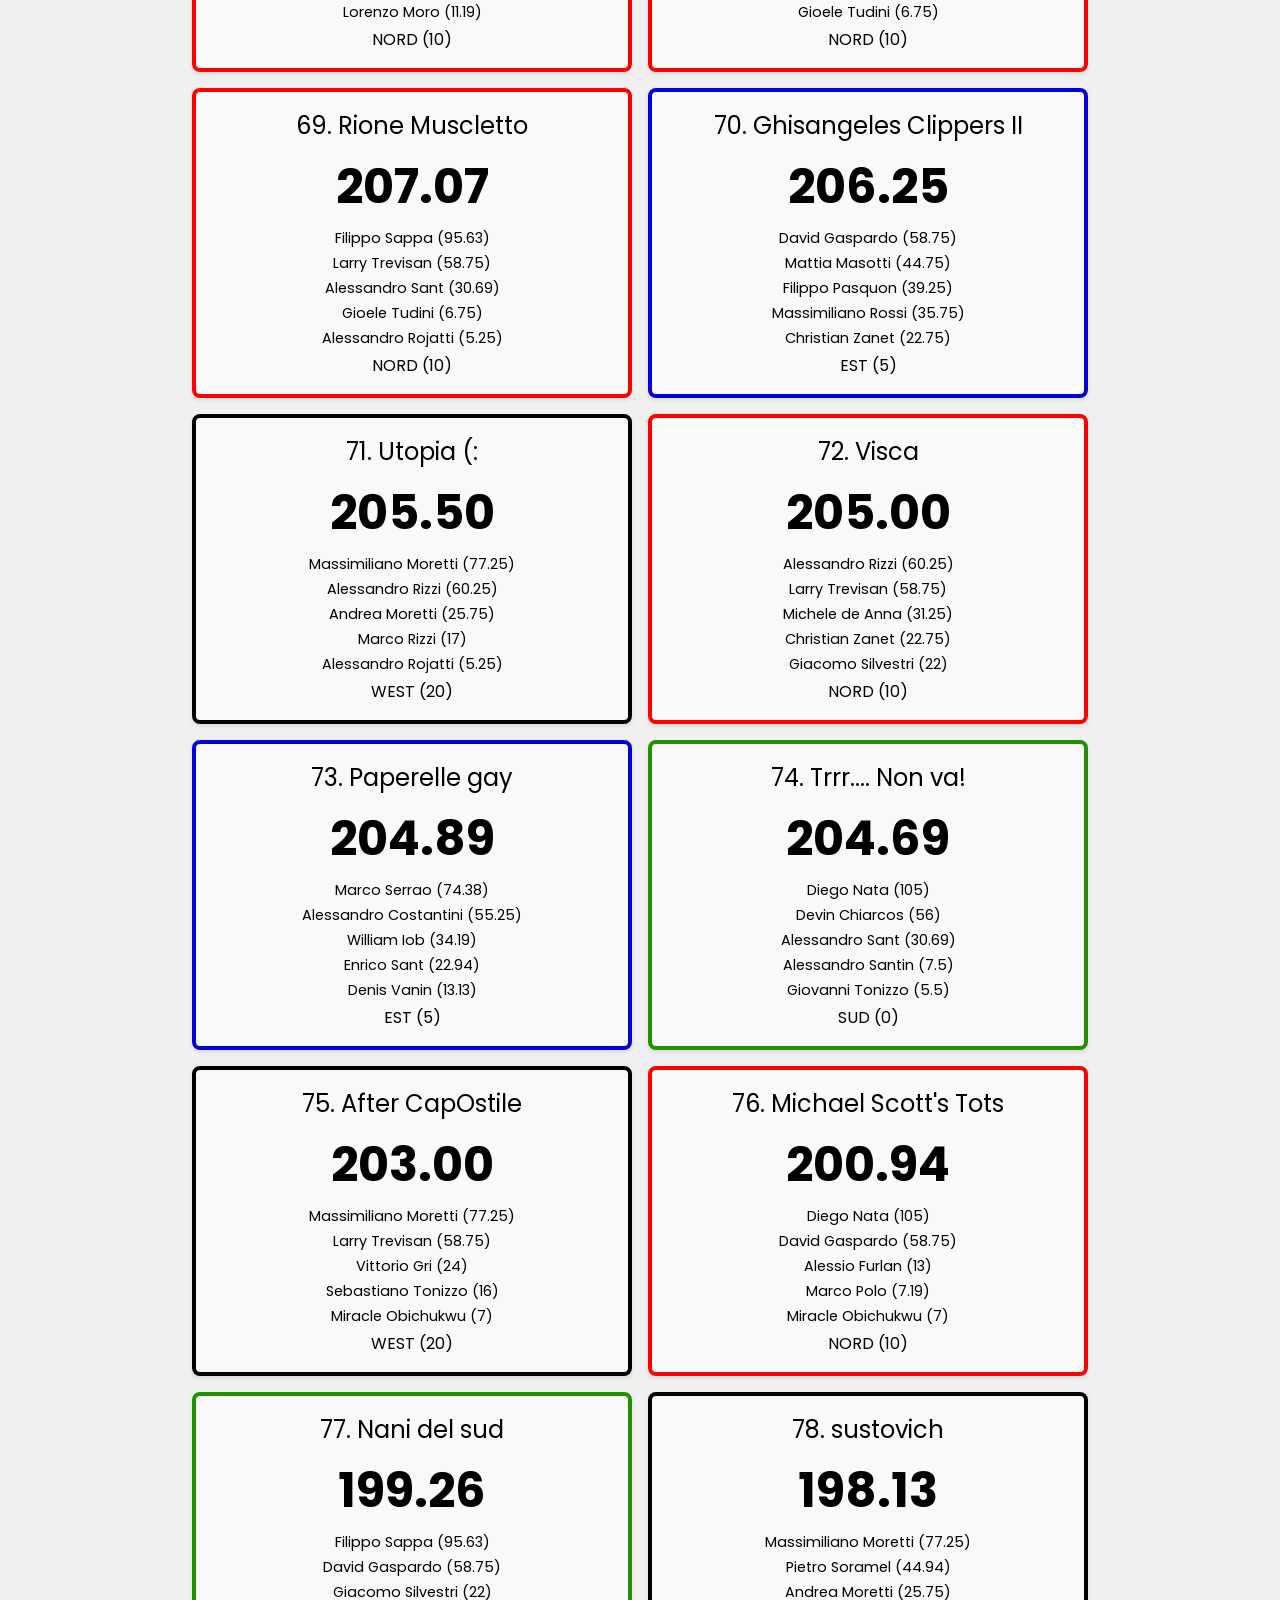
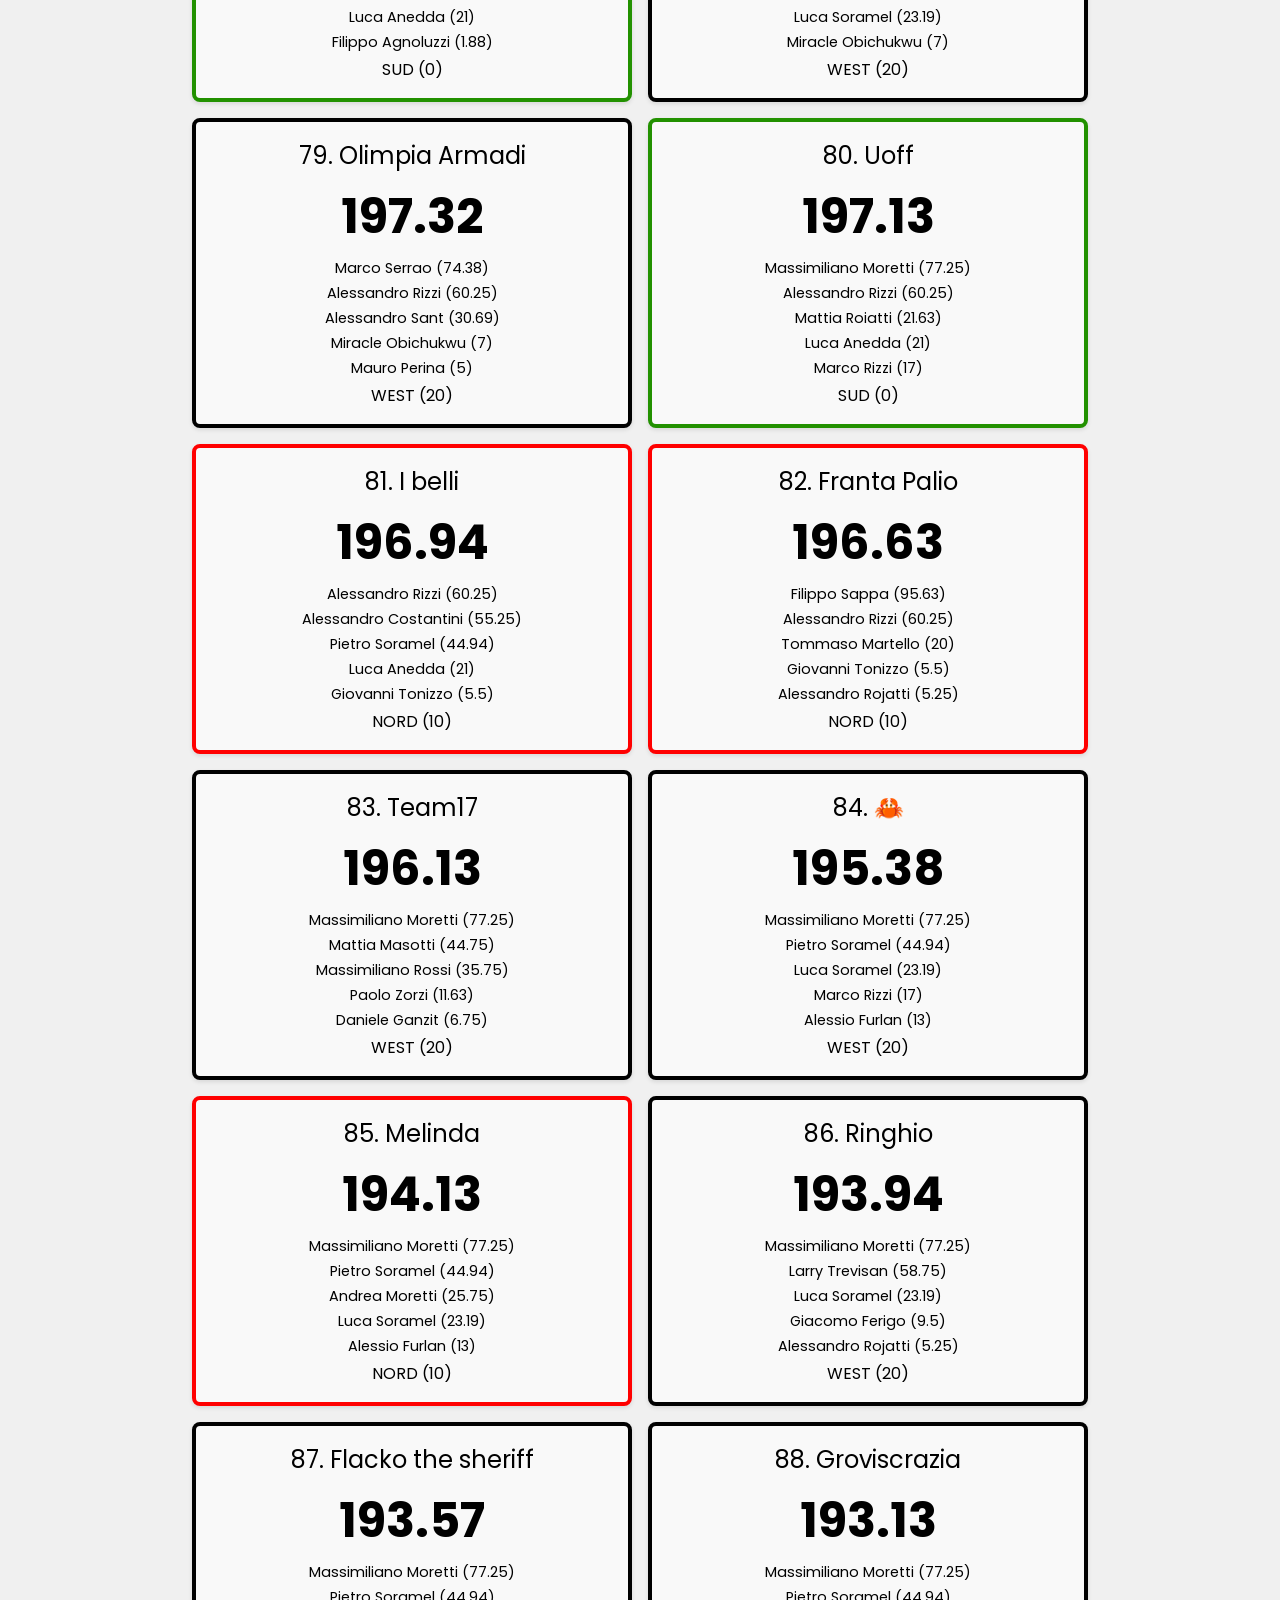
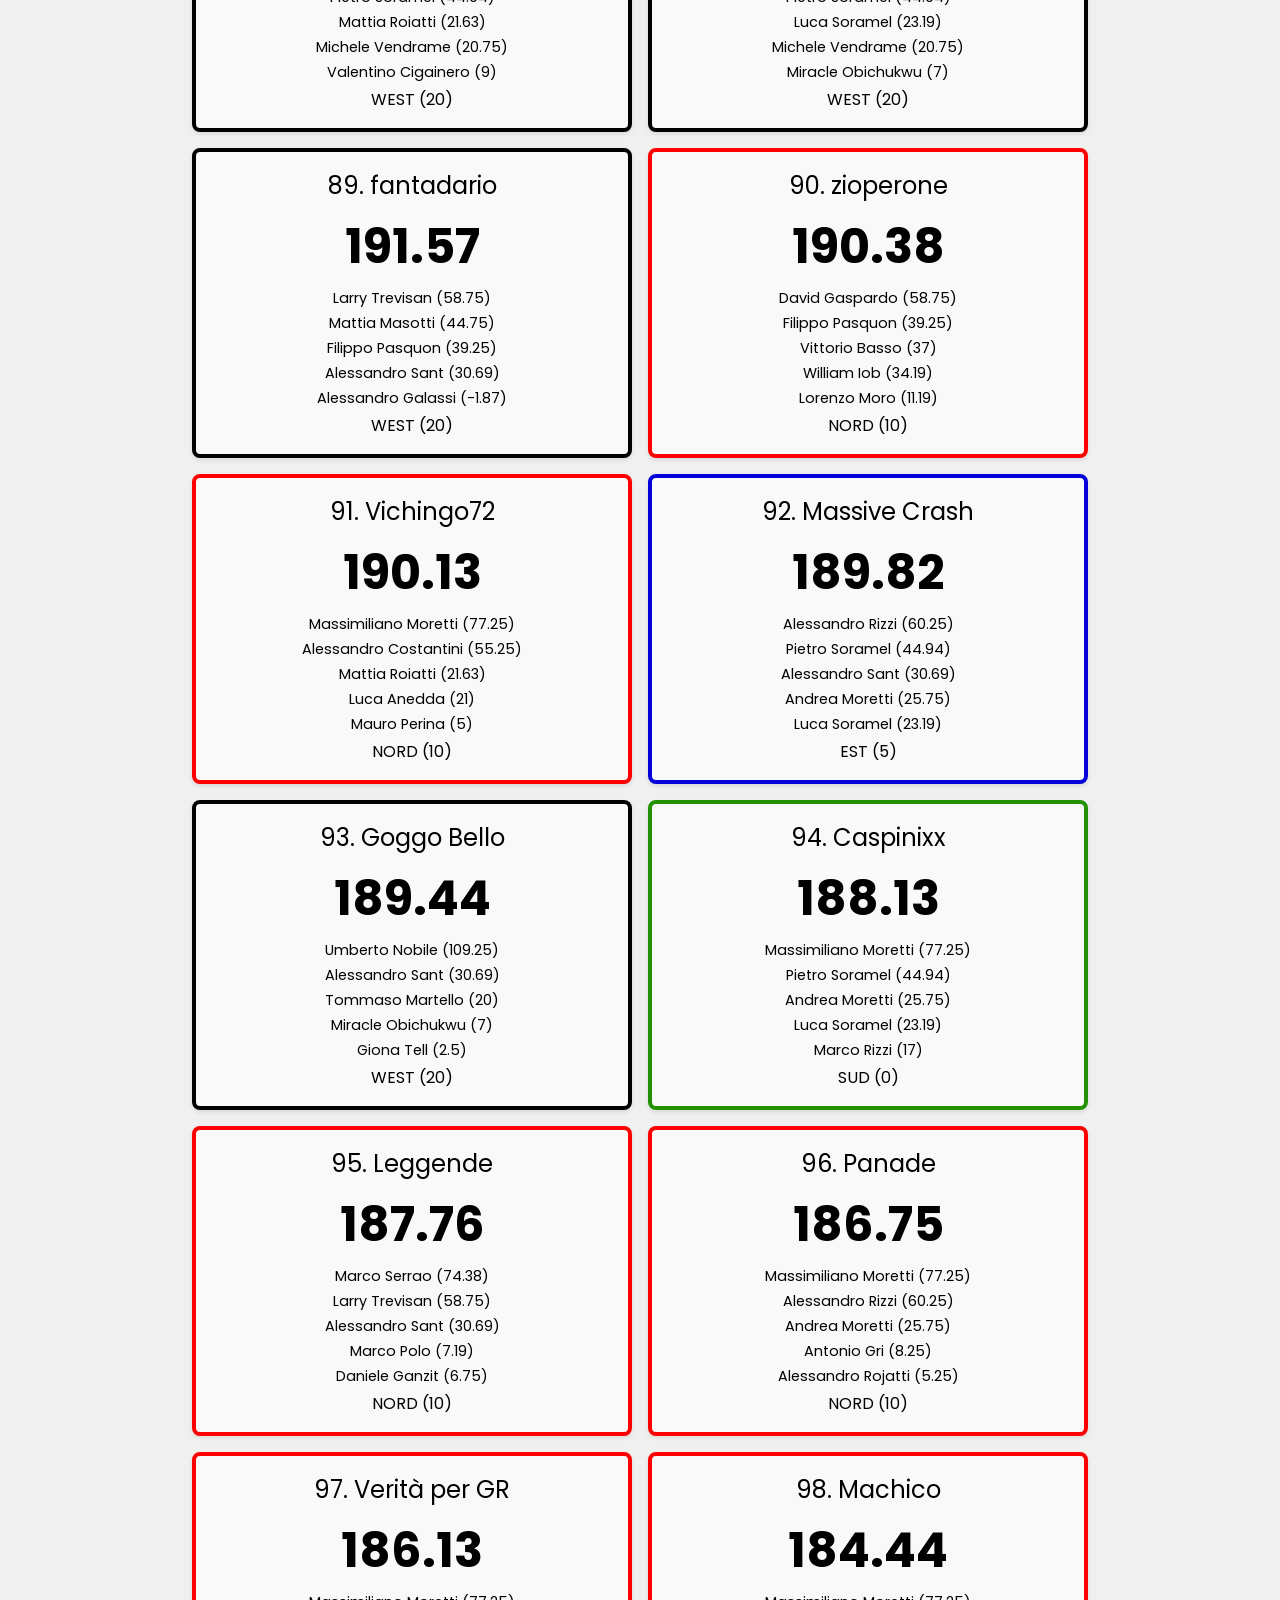
<file: team_rankings_div/team_rankings.html>
<!DOCTYPE html>
<html lang="it">
<head>
    <meta charset="UTF-8">
    <meta http-equiv="X-UA-Compatible" content="IE=edge">
    <meta name="viewport" content="width=device-width, initial-scale=1.0">
    <link rel="preconnect" href="https://fonts.googleapis.com">
    <link rel="preconnect" href="https://fonts.gstatic.com" crossorigin>
    <link href="https://fonts.googleapis.com/css2?family=Dancing+Script&family=Poppins:wght@300&display=swap" rel="stylesheet">
    <title>Classifica squadre</title>
    <link rel="icon" href="../fantapalio_icon.png">
    <link rel="stylesheet" href="../style.css">
</head>
<body>
    <header>
        <h1>Classifica squadre</h1>
    </header>
    <main>
        <div class="button-container">
            <a href="../index.html"><button class="rectangle-button">Indietro</button></a>
        </div>
        <div id="teamCardsContainer" class="team-cards-container">
            <!-- Le schede verranno aggiunte dinamicamente con JavaScript -->
        </div>
    </main>

    <script type="module" src="team_rankings.js"></script>
</body>
</html>
</file>
<file: style.css>
:root {
    --main-color1:rgb(204, 92, 0);
    --main-color2:rgb(6, 1, 87);

    --nord-color1:rgb(255, 0, 0);
    --nord-color2:rgb(0, 0, 0);

    --west-color1:rgb(0, 0, 0);
    --west-color2:rgb(255, 213, 0);

    --est-color1:rgb(4, 0, 218);
    --est-color2:rgb(255, 26, 26);
    --est-color3:rgb(255, 255,255);

    --sud-color1:rgb(255, 255, 255);
    --sud-color2:rgb(34, 145, 0);
    --sud-color3:red;

}

body {
    font-family: 'Poppins', sans-serif;
    margin: 0;
    padding: 0;
    background-color: #f0f0f0;
}

header {
    background-color: var(--main-color1);
    color: white;
    text-align: center;
    padding: 0.5em 0;
    font-family: 'Dancing Script', cursive;
    font-size: 1em; /* Aggiornato per aumentare la dimensione del titolo */
}

main {
    padding: 20px;
    text-align: center;
}

a {
    text-decoration: none;
}

a button {
    display: block;
    width: 250px;
    margin: 10px auto;
    padding: 15px 30px;
    font-size: 18px;
    border-radius: 8px;
    background-color: var(--main-color1);
    color: white;
    border: none;
    cursor: pointer;
}

a button:hover {
    background-color: var(--main-color2);
}

.dropdown {
    display: block;
    width: 200px;
    margin: 10px auto;
    padding: 10px;
    font-size: 16px;
    border-radius: 5px;
    border: 1px solid #ccc;
}

footer {
    background-color: var(--main-color2);
    color: white;
    text-align: center;
    padding: 1px 0;
    position: fixed;
    width: 100%;
    bottom: 0;
}

.table-container {
    margin-top: 20px;
    display: flex;
    justify-content: center;
    align-items: center;
    height: 100vh; /* Altezza del viewport */
}

#teamTable {
    width: 80%; /* Larghezza desiderata della tabella */
    /* Altri stili desiderati per la tabella */
}

#teamTable th, #teamTable td {
    padding: 8px; /* Padding per le celle */
    text-align: center; /* Testo centrato nelle celle */
}
.bold-row {
    font-weight: bold;
}
/* Stile per la tabella */
.table-container-player-rankings {
    width: 65%;
    margin: auto;
}

#playerTable {
    
    border-collapse: collapse; /* Combina i bordi delle celle */
}

#playerTable th, #playerTable td {
    padding: 5px; /* Aggiunge spazio interno (padding) a tutte le celle */
    text-align: center; /* Centra il testo nelle celle */
}

.table-container-team-rankings {
    width: 90%;
    margin: auto;
}

#teamTable {
    
    border-collapse: collapse; /* Combina i bordi delle celle */
}

#teamTable th, #teamTable td {
    padding: 5px; /* Aggiunge spazio interno (padding) a tutte le celle */
    text-align: center; /* Centra il testo nelle celle */
}
.team-name {
    font-size: 1.2em; /* Dimensione del testo maggiore per il nome del team */
}

.player-info {
    font-size: 0.8em; /* Dimensione del testo minore per le informazioni sui giocatori */
}

.bold {
    font-weight: bold; /* Mantieni questa regola se vuoi che il tot_team sia in grassetto */
}

/* Celle della tabella */
#teamTable th, #teamTable td {
    padding: 8px; /* Aggiunge spazio interno alle celle */
    text-align: left; /* Allinea il testo a sinistra */
    font-size: 1em; /* Imposta una dimensione del testo di base */
}

/* Intestazioni della tabella */
#teamTable th {
    background-color: #f2f2f2; /* Aggiunge uno sfondo alle intestazioni */
}

/* Stili specifici per mobile */
@media screen and (max-width: 768px) {
    /* Dimensioni del testo */
    #teamTable th, #teamTable td {
        font-size: 0.8em; /* Riduce la dimensione del testo per schermi piccoli */
        text-align: center; 
    }

    /* Dimensioni del testo per team name */
    .team-name {
        font-size: 1em; /* Aumenta leggermente la dimensione del testo per il nome del team */
    }

    /* Dimensioni del testo per player info */
    .player-info {
        font-size: 0.7em; /* Riduce leggermente la dimensione del testo per le informazioni sui giocatori */
    }
}

/* Contenitore delle schede */
.team-cards-container {
    display: flex;
    flex-wrap: wrap;
    justify-content: center;
    gap: 16px;
    padding: 16px;
}

/* Scheda */
.team-card {
    background-color: #f9f9f9;
    border: 1px solid #ddd;
    border-radius: 8px;
    padding: 16px;
    width: 100%;
    max-width: 400px;
    box-shadow: 0 2px 4px rgba(0, 0, 0, 0.1);
}

/* Intestazioni e informazioni */
.team-card-header {
    font-size: 1.5em;
    margin-bottom: 8px;
}

.team-card-body {
    font-size: 1em;
}

.team-card .bold {
    font-weight: bold;
}

.team-card .player-info {
    font-size: 0.9em;
    margin-bottom: 4px;
}

.team-card .punteggio-info {
    font-size: 0.9em;
    margin-bottom: 5px;
    margin-top: 5px;
    font-size: 3em;
}

/* Stili specifici per mobile */
@media screen and (max-width: 768px) {
    .team-card-header {
        font-size: 1.2em;
    }

    .team-card-body {
        font-size: 0.9em;
    }

    .team-card .player-info {
        font-size: 0.8em;
    }
}


/* Styles for player cards */
.player-cards-container {
    display: flex;
    flex-wrap: wrap;
    justify-content: center;
    gap: 20px;
    margin: 20px;
}

.player-card {
    background-color: white;
    border: 1px solid #ddd;
    border-radius: 8px;
    box-shadow: 0 2px 4px rgba(0, 0, 0, 0.1);
    padding: 20px;
    width: calc(100% - 10px); /* Full width with padding adjustment */
    max-width: 400px;
    box-sizing: border-box;
}

.player-card h3 {
    margin-top: 0;
    font-size: 35px;
    font-weight: bold;
}

.player-card p {
    margin: 5px 0;
    font-size: 16px;
}

.player-card .total {
    font-weight: bold;
    font-size: 2em;
}

@media (min-width: 600px) {
    .player-card {
        width: calc(50% - 30px); /* Two cards per row on medium screens */
    }
}

@media (min-width: 900px) {
    .player-card {
        width: calc(33.333% - 30px); /* Three cards per row on large screens */
    }
}


/* Styles for team cards */
.team-cards-container1 {
    display: flex;
    flex-wrap: wrap;
    justify-content: center;
    gap: 20px;
    margin: 20px;
}

.team-card1 {
    background-color: white;
    border: 1px solid #ddd;
    border-radius: 8px;
    box-shadow: 0 2px 4px rgba(0, 0, 0, 0.1);
    padding: 20px;
    width: calc(100% - 10px); /* Full width with padding adjustment */
    max-width: 400px;
    box-sizing: border-box;
}

.team-card1 h3 {
    margin-top: 0;
    font-size: 24px;
    font-weight: bold;
}
.team-card h3 {
    margin-top: 0;
    font-size: 30px;
    font-weight: bold;
}

.team-card1 p {
    margin: 3px 0;
    font-size: 20px;
}

.team-card1 .total {
    font-weight: bold;
    font-size: 1.8em;
}

@media (min-width: 600px) {
    .team-card1 {
        width: calc(50% - 40px); /* Two cards per row on medium screens */
    }
}

@media (min-width: 900px) {
    .team-card1 {
        width: calc(33.333% - 40px); /* Three cards per row on large screens */
    }
}
.totalpointsindex{
    font-weight: bold;
    font-size: 1.3em;
}
.gamescore{
    width: 60%;
    margin: auto;
    margin-bottom:30px;
    font-size: 2em;
    flex-direction: row;
    display:flex;
}

.score_west{
    width: 50%;
    color: var(--west-color2);
    background-color: var(--west-color1);
    padding: 10px 20px;
    border-radius: 10px;
    border: 5px solid var(--west-color2);
    margin: 8px;
    font-weight: bold;
}
.score_nord{
    width: 50%;
    color: var(--nord-color2);
    background-color: var(--nord-color1);
    padding: 10px 20px;
    border-radius: 10px;
    margin: 8px;
    border: 5px solid var(--nord-color2);
    font-weight: bold;

}
    
.score_sud{
    width: 50%;
    color: var(--sud-color3);
    background-color: var(--sud-color1);
    padding: 10px 20px;
    border-radius: 10px;
    border: 5px solid var(--sud-color2);
    margin: 8px;
    font-weight: bold;

}
.score_est{
    width: 50%;
    color: var(--est-color3);
    background-color: var(--est-color1);
    padding: 10px 20px;
    border-radius: 10px;
    border: 5px solid var(--est-color2);
    margin: 8px;
    font-weight: bold;

}
.gameday{
    font-size: 1.5em;
}

.regolamento{
    width:85%;
    margin: auto;
}
@media (max-width: 768px) {
    .gamescore {
        width: 90%;
        flex-direction: column;
        font-size: 1.5em;
        margin-top: 40px;
    }

    .score_west, .score_nord, .score_sud, .score_est {
        width: 80%;
        margin: 5px auto;
        font-size: 1em;
    }
}

.cardclassWEST{
    background-color: var(--west-color1);
    border: 6px solid var(--west-color2);
    color: var(--west-color2);
    border-radius: 12px;
}
.cardclassNORD{
    background-color: var(--nord-color1);
    border: 6px solid var(--nord-color2);
    color: var(--nord-color2);
    border-radius: 12px;
}
.cardclassSUD{
    background-color: var(--sud-color1);
    border: 6px solid var(--sud-color2);
    color: var(--sud-color3);
    border-radius: 12px;
}
.cardclassEST{
    background-color: var(--est-color1);
    border: 6px solid var(--est-color2);
    color: var(--est-color3);
    border-radius: 12px;
}

.cardclasssoftWEST{
    border: 4px solid var(--west-color1);
}
.cardclasssoftNORD{
    border: 4px solid var(--nord-color1);
}
.cardclasssoftSUD{
    border: 4px solid var(--sud-color2);
}
.cardclasssoftEST{
    border: 4px solid var(--est-color1);
}









.players-container {
    display: flex; /* Usa flexbox per disporre i giocatori su righe */
    flex-wrap: wrap; /* Avvolgi le card se non ci sono abbastanza spazi orizzontali */
    justify-content: center; /* Centra le card orizzontalmente */
    gap: 10px; /* Spazio tra le card */
    max-height: 400px; /* Altezza massima del contenitore */
    overflow-y: auto; /* Abilita lo scrolling verticale se necessario */
    margin-bottom: 20px; /* Margine inferiore per separare il team dal contenitore giocatori */
}

.player-card1 {
    flex: 1 0 calc(25% - 10px); /* Calc con spazi tra i bordi */
    max-width: 200px; /* Larghezza massima delle card */
    box-sizing: border-box; /* Rispetta il box model */
}
@media (max-width: 768px) {
    .player-card1 {
        flex: 1 0 calc(50% - 10px); /* Due card per riga su schermi più piccoli */
    }
}




.team-container {
    display: flex; /* Utilizza flexbox */
    flex-wrap: wrap; /* Avvolgi le card se necessario */
    justify-content: center; /* Centra le card orizzontalmente */
    gap: 10px; /* Spazio tra le card */
    margin-top: 20px; /* Margine superiore */
    /*border: 2px solid black;*/
}

.validmessage{
    font-size: 4em;
}

.registrationlink{
    text-decoration: underline;
}

.boxscore-tableNORD, .boxscore-tableWEST, .boxscore-tableEST, .boxscore-tableSUD{
    margin: auto;
    border-collapse: collapse;
    width: 100%;
}

.boxscore-tableNORD th, .boxscore-tableNORD td, .boxscore-tableWEST th, .boxscore-tableWEST td, .boxscore-tableEST th, .boxscore-tableEST td, .boxscore-tableSUD th, .boxscore-tableSUD td {
    border: 1px solid #ccc; /* Light grey border */
    padding: 8px; /* Padding inside table cells */
}


.boxscore-tableWEST th {
    background-color: var(--west-color1); /* Slightly different background for header */
    color: var(--west-color2);
    border: 2px solid var(--west-color2); /* Light grey border */

    
}
.boxscore-tableNORD th {
    background-color: var(--nord-color1); /* Slightly different background for header */
    color: var(--nord-color2);
    border: 2px solid var(--nord-color2); /* Light grey border */

}
.boxscore-tableSUD th {
    background-color: var(--sud-color1); /* Slightly different background for header */
    color: var(--sud-color3);
    border: 2px solid var(--sud-color2); /* Light grey border */

}
.boxscore-tableEST th {
    background-color: var(--est-color1); /* Slightly different background for header */
    color: var(--est-color3);
    border: 2px solid var(--est-color2); /* Light grey border */

}

.table-responsive {
    width: 100%;
    overflow-x: auto;
}


.plaer-stats-container{
    display: flex;
    flex-wrap: wrap;
    justify-content: center;
    gap: 20px;
    margin: 20px;
}
.game-card {
    /*non mettere colore o colore bordo perchè prende quello del team*/
    border-radius: 10px;
    padding: 15px;
    margin: 10px;
}

.game-card h3 {
    margin-top: 0;
}

.totalpointsindex {
    font-weight: bold;
}

.avviso{
    width: 80%;
    margin: auto;
    border: 2px solid var(--main-color2);
    border-radius: 5px;
    color: var(--main-color2);
    padding-bottom:20px;
}
</file>
